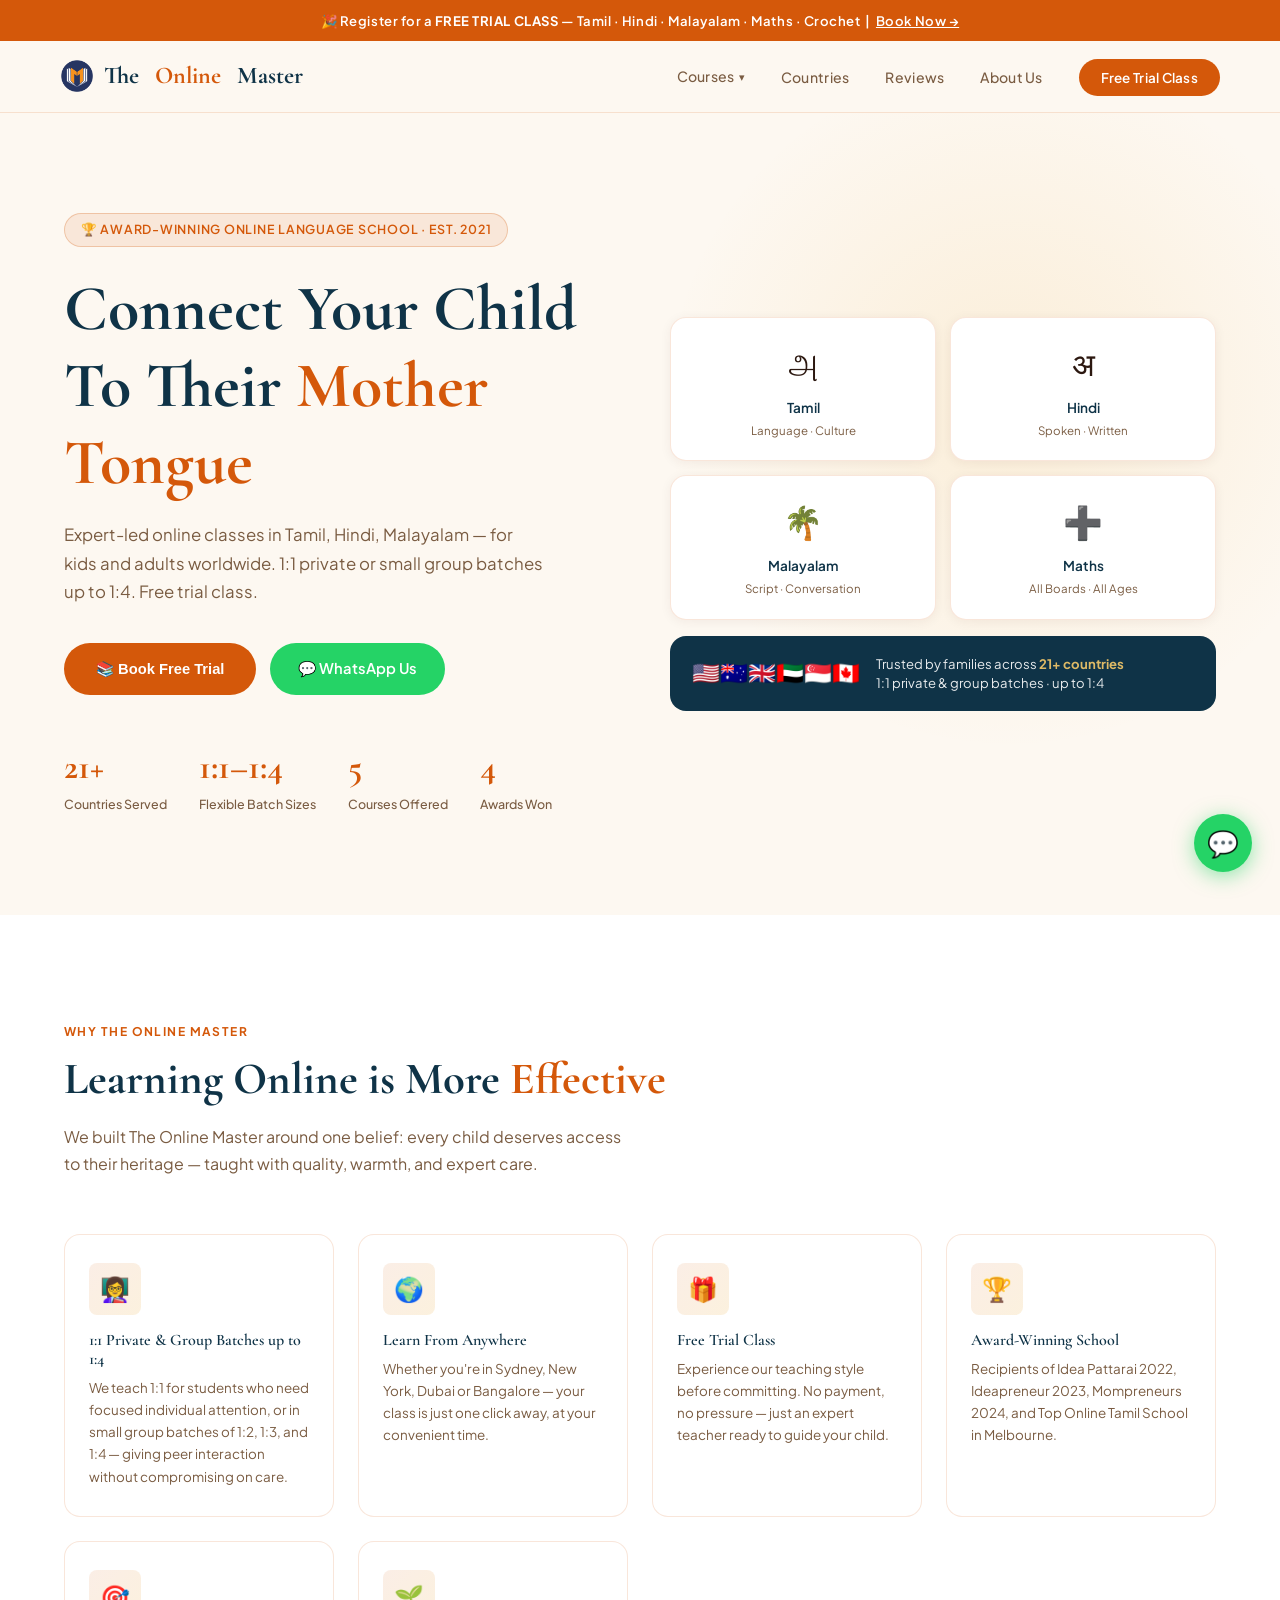
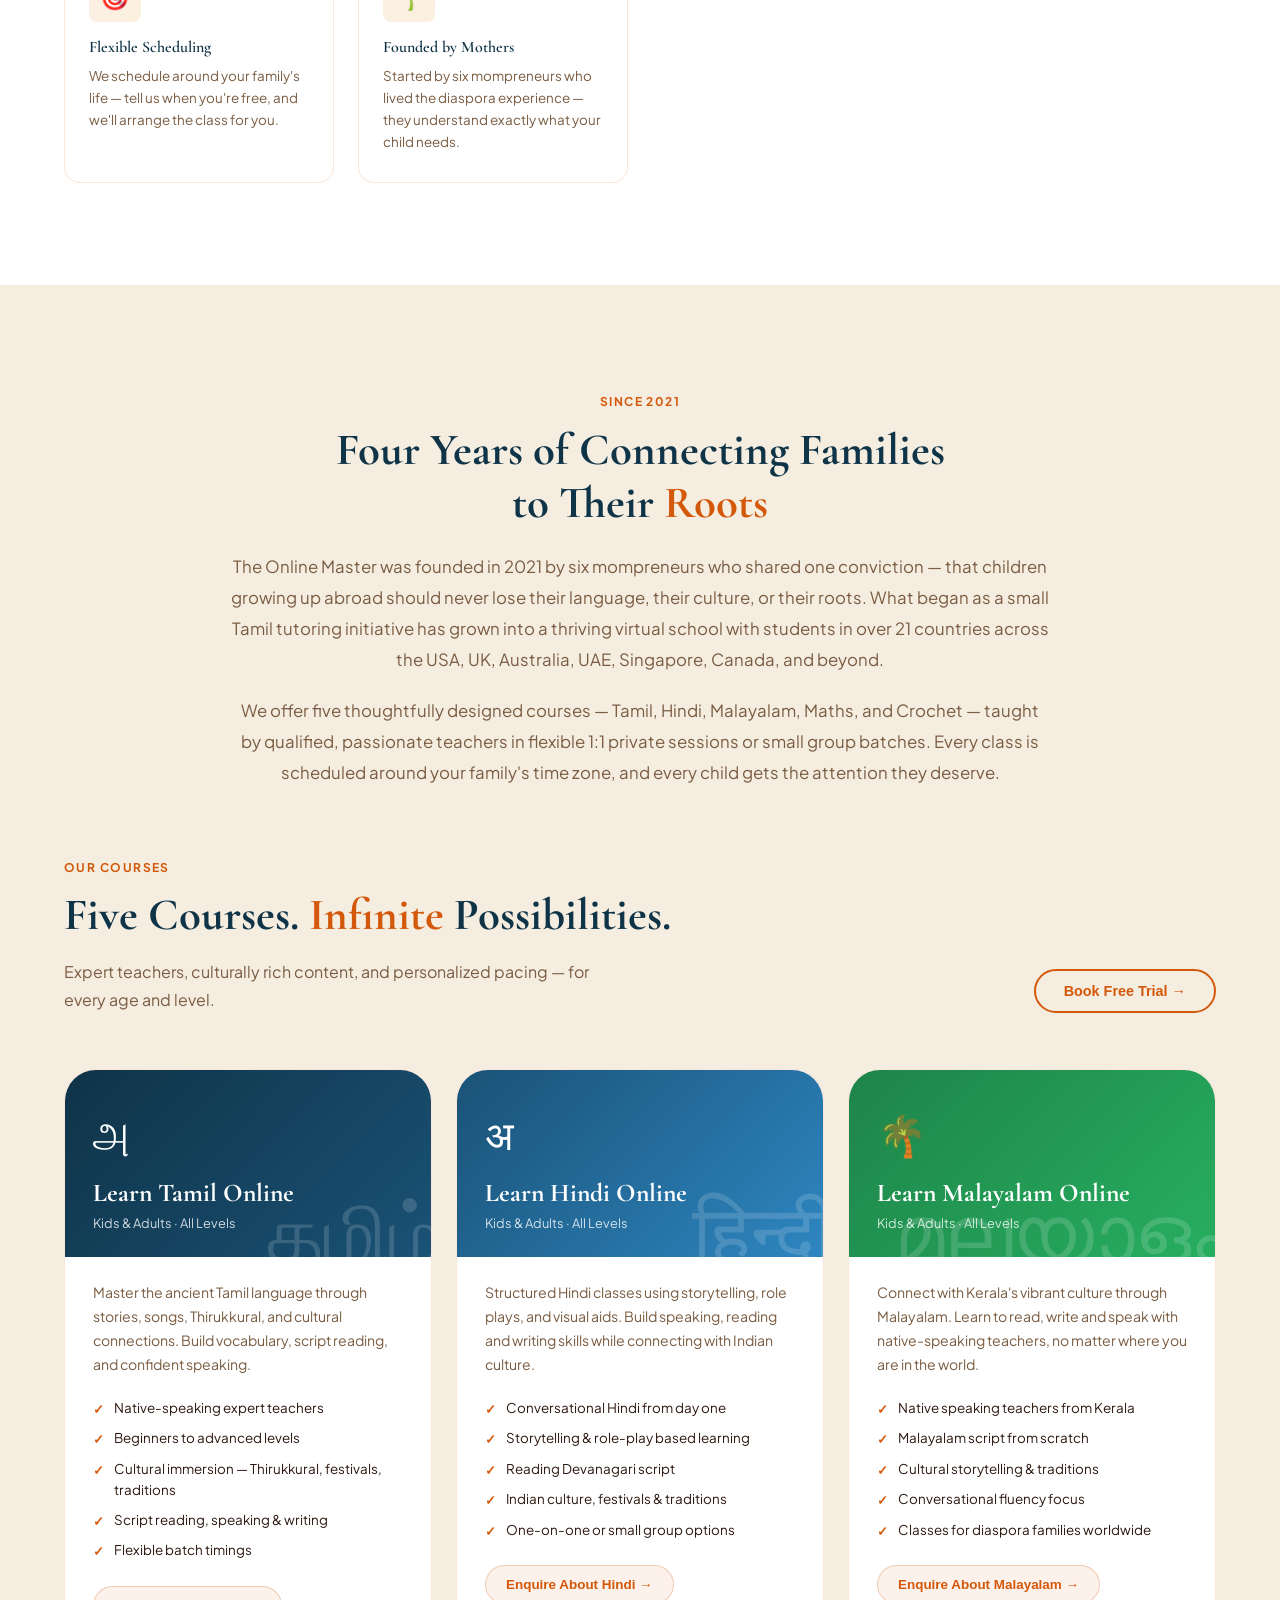
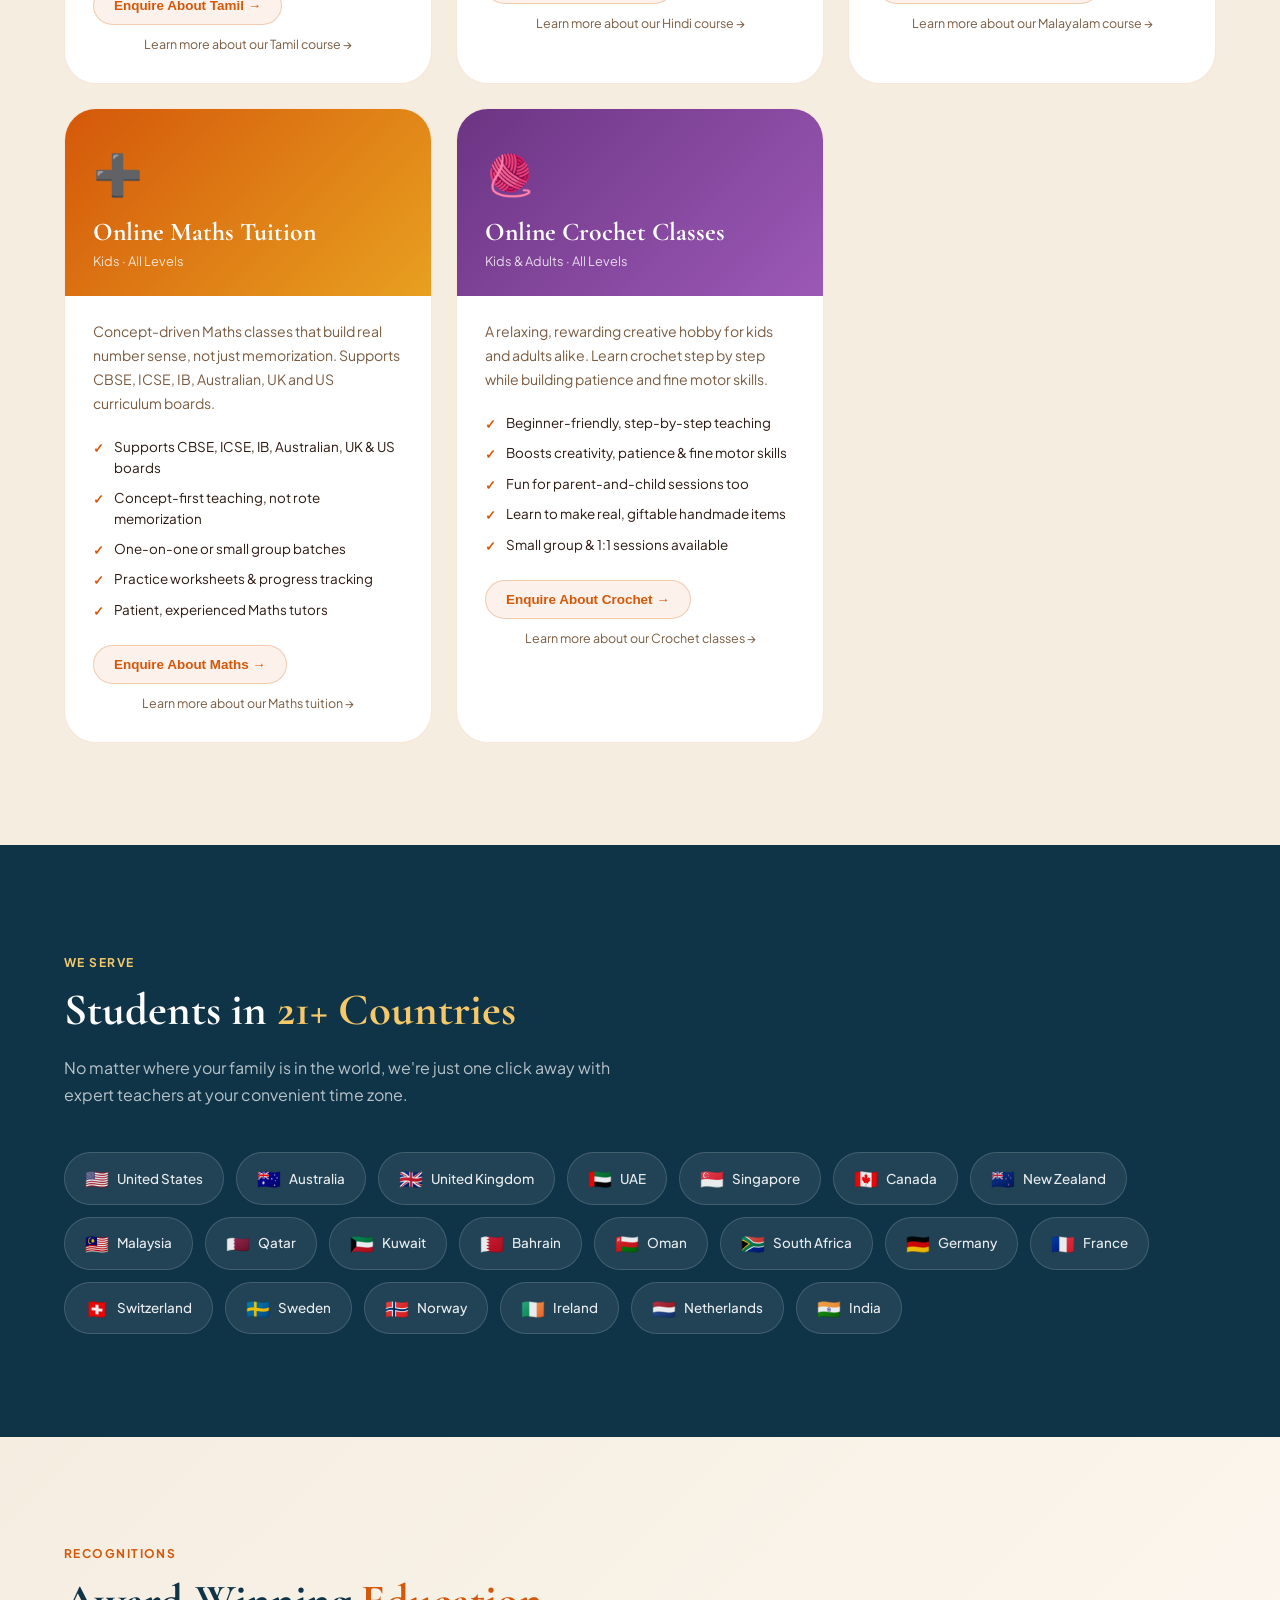
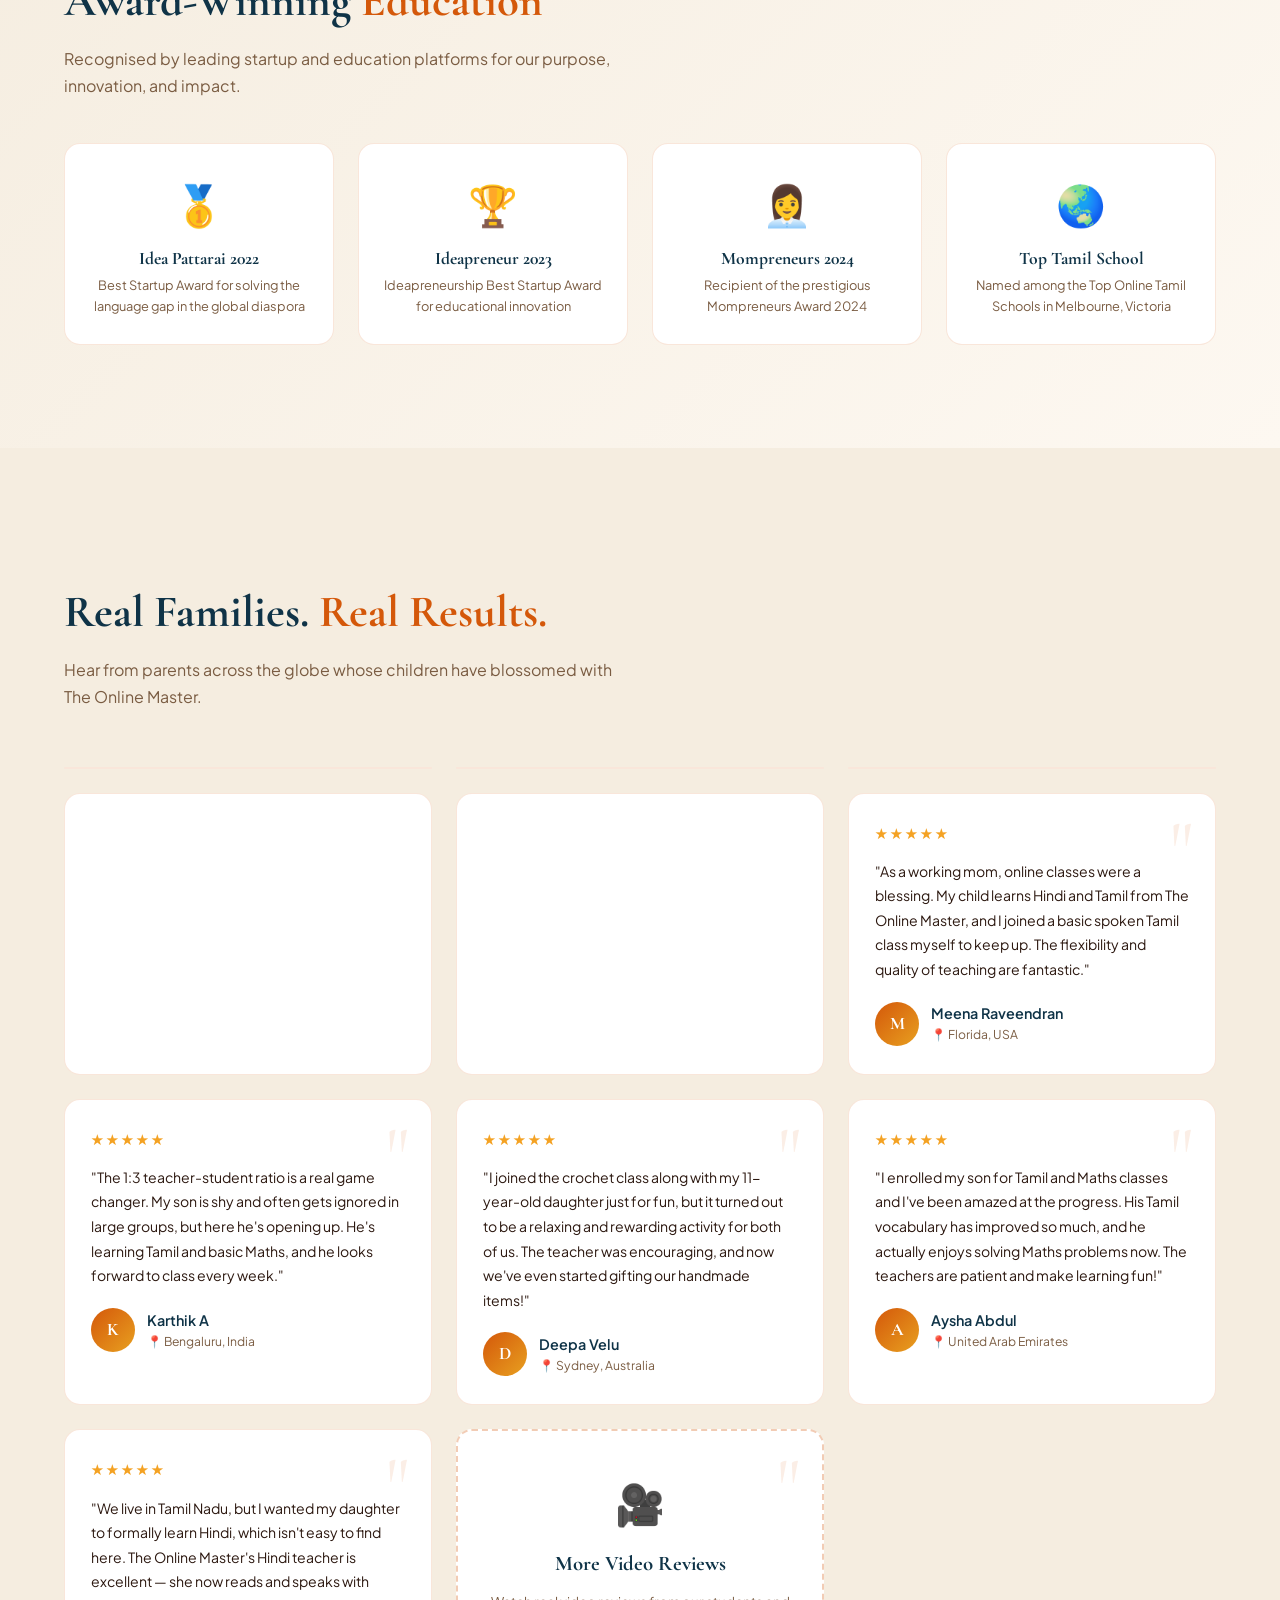
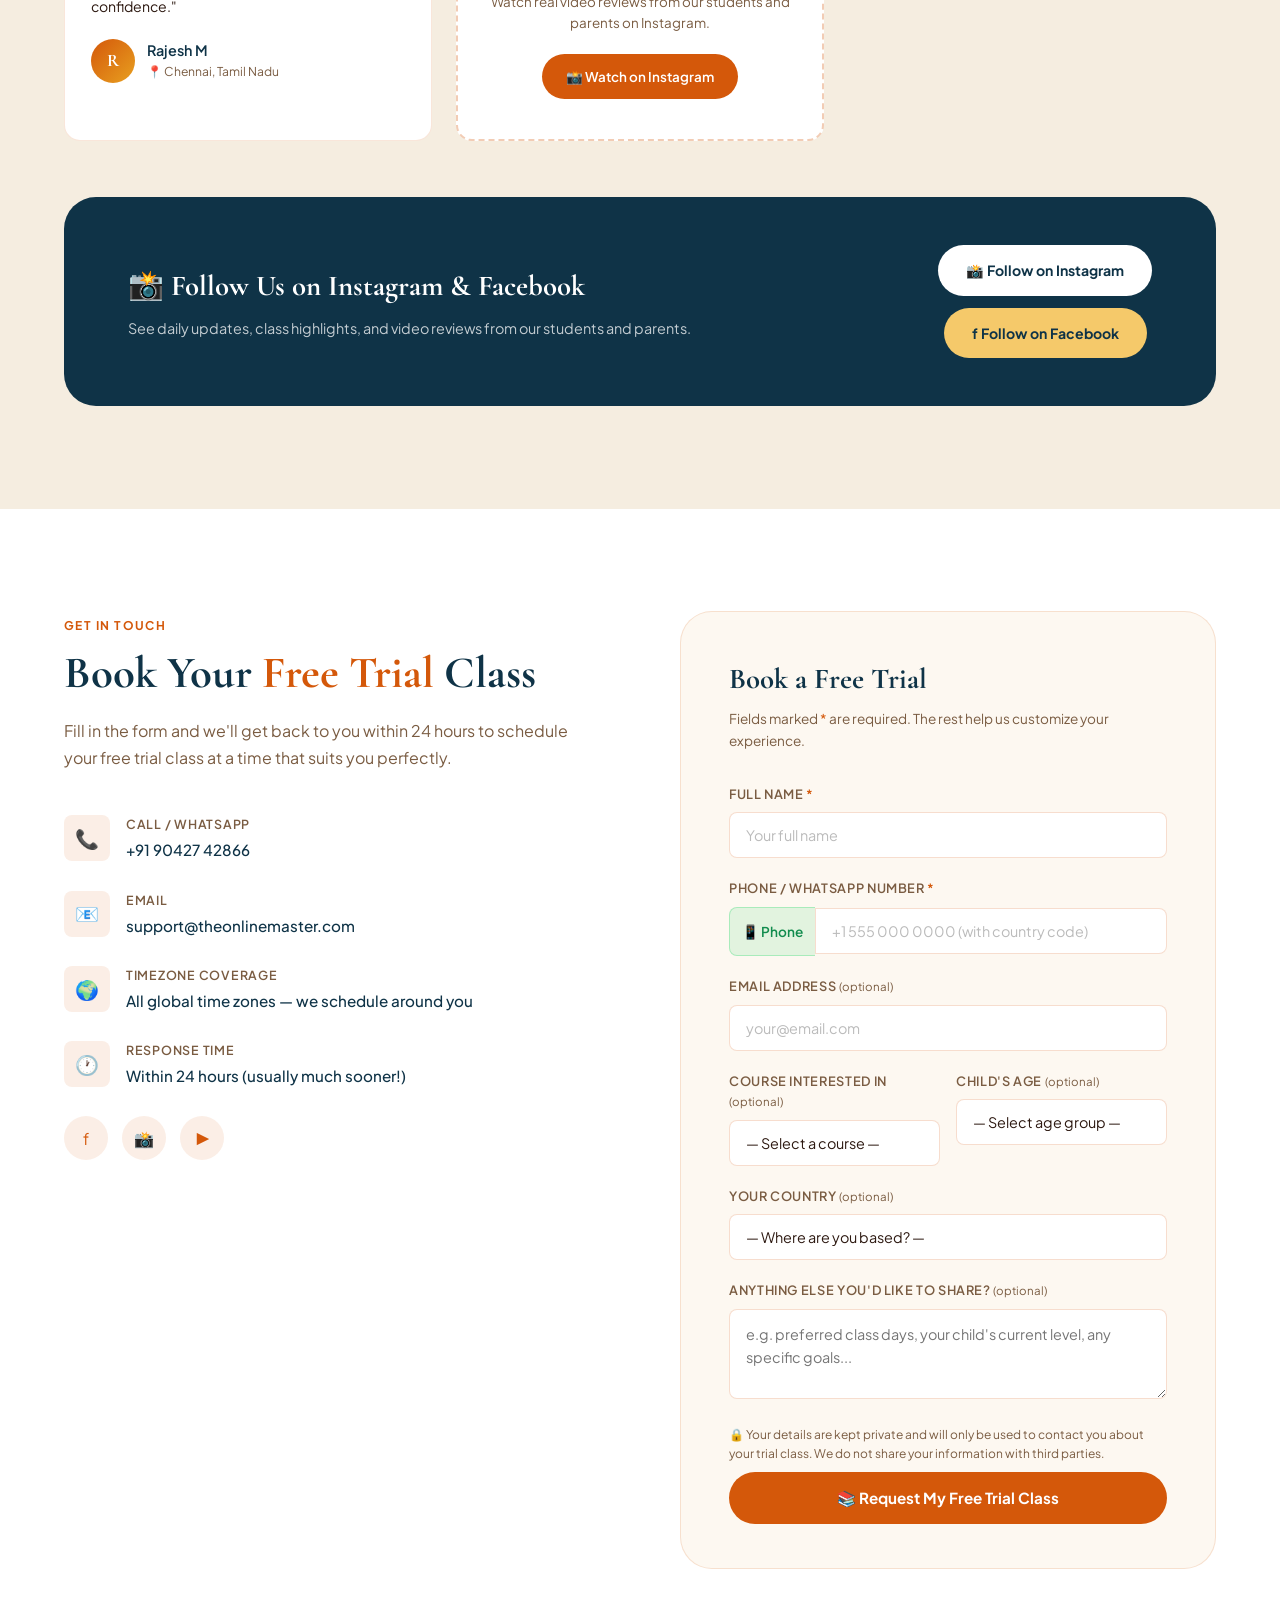
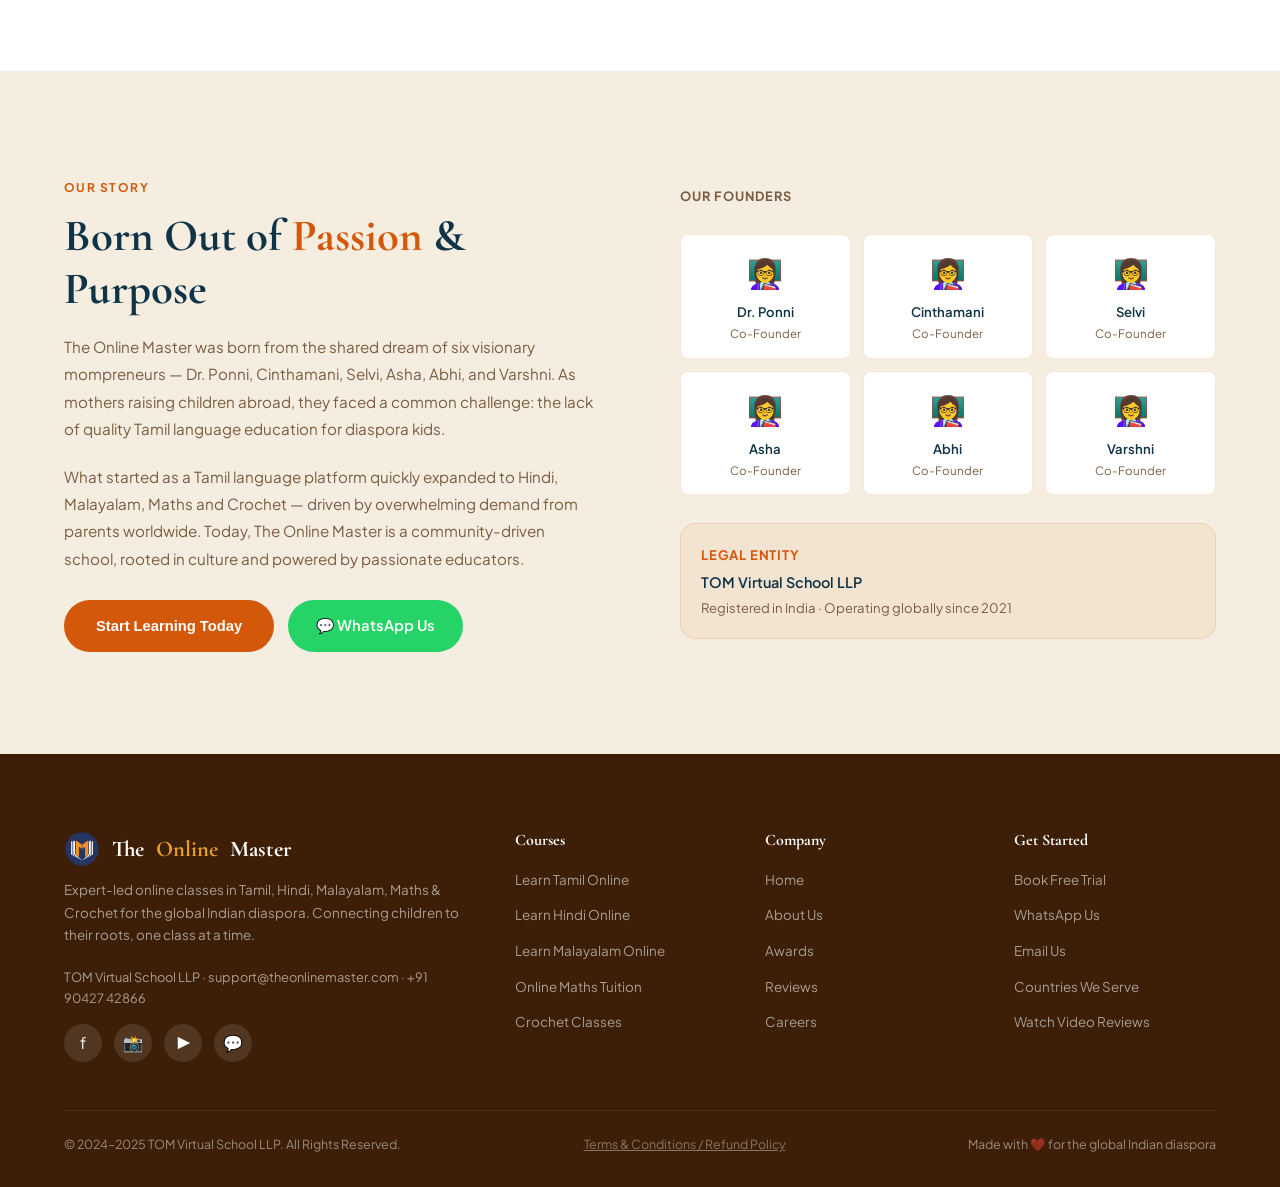
<file: index.html>
<!DOCTYPE html>
<html lang="en" prefix="og: https://ogp.me/ns#">
<head>
  <!-- ============================================================
       THE ONLINE MASTER — TOM VIRTUAL SCHOOL LLP
       SEO + GEO Optimized | Single-File Production Build
  ============================================================ -->
  <meta charset="UTF-8" />
  <meta name="viewport" content="width=device-width, initial-scale=1.0, minimum-scale=1" />

  <!-- ── Primary SEO ── -->
  <title>The Online Master | Learn Tamil, Hindi, Malayalam Online</title>
  <meta name="description" content="Learn Tamil, Hindi, Malayalam &amp; Maths online with expert tutors. 1:1 or small group classes, free trial. Trusted by families in 21+ countries." />
  <meta name="keywords" content="learn tamil online, online tamil classes, learn hindi online, learn malayalam online, tamil classes for kids, online tutor india diaspora, learn mother tongue online, tamil school usa, tamil school australia, tamil school uk" />
  <meta name="robots" content="index, follow, max-image-preview:large, max-snippet:-1, max-video-preview:-1" />
  <link rel="canonical" href="https://theonlinemaster.com/" />

  <!-- ── Favicon ── -->
  <link rel="icon" type="image/png" sizes="32x32" href="/favicon-32.png" />
  <link rel="apple-touch-icon" sizes="180x180" href="/apple-touch-icon.png" />

  <!-- ── GEO Meta Tags (for regional AI and search targeting) ── -->
  <meta name="geo.region" content="IN-TN" />
  <meta name="geo.placename" content="Tamil Nadu, India" />
  <meta name="geo.position" content="11.1271;78.6569" />
  <meta name="ICBM" content="11.1271, 78.6569" />
  <meta name="audience" content="global" />
  <meta name="target" content="global" />

  <!-- ── Open Graph ── -->
  <meta property="og:type" content="website" />
  <meta property="og:url" content="https://theonlinemaster.com/" />
  <meta property="og:site_name" content="The Online Master" />
  <meta property="og:title" content="The Online Master | Tamil, Hindi, Malayalam Online" />
  <meta property="og:description" content="Expert-led online classes in Tamil, Hindi, Malayalam for kids and adults worldwide. Free trial class available." />
  <meta property="og:locale" content="en_US" />
  <meta property="og:locale:alternate" content="ta_IN" />
  <meta property="og:locale:alternate" content="ml_IN" />
  <meta property="og:locale:alternate" content="hi_IN" />
  <meta property="og:image" content="https://theonlinemaster.com/og-image.png" />
  <meta property="og:image:width" content="1200" />
  <meta property="og:image:height" content="630" />
  <meta property="og:image:alt" content="The Online Master — Learn Tamil, Hindi, Malayalam Online" />

  <!-- ── Twitter Card ── -->
  <meta name="twitter:card" content="summary_large_image" />
  <meta name="twitter:title" content="The Online Master | Learn Tamil, Hindi, Malayalam Online" />
  <meta name="twitter:description" content="Expert-led online classes for the global Indian diaspora. Tamil, Hindi, Malayalam. Free trial class!" />
  <meta name="twitter:image" content="https://theonlinemaster.com/og-image.png" />

  <!-- ── Hreflang for international targeting ── -->
  <link rel="alternate" hreflang="en" href="https://theonlinemaster.com/" />
  <link rel="alternate" hreflang="ta" href="https://theonlinemaster.com/" />
  <link rel="alternate" hreflang="x-default" href="https://theonlinemaster.com/" />

  <!-- ── JSON-LD Structured Data (Schema.org) for SEO + AI ── -->
  <script type="application/ld+json">
  {
    "@context": "https://schema.org",
    "@graph": [
      {
        "@type": "EducationalOrganization",
        "@id": "https://theonlinemaster.com/#organization",
        "name": "The Online Master",
        "alternateName": "TOM Virtual School LLP",
        "url": "https://theonlinemaster.com/",
        "logo": "https://theonlinemaster.com/logo-icon.png",
        "image": "https://theonlinemaster.com/og-image.png",
        "description": "Online school offering Tamil, Hindi, Malayalam classes for kids and adults worldwide. Founded by six mompreneurs. 1:1 private and group batches up to 1:4.",
        "email": "support@theonlinemaster.com",
        "telephone": "+919042742866",
        "sameAs": [
          "https://www.facebook.com/theonlinemaster.official/",
          "https://www.instagram.com/theonlinemaster/",
          "https://www.youtube.com/@TheOnlineMaster-Tamil"
        ],
        "address": {
          "@type": "PostalAddress",
          "addressCountry": "IN",
          "addressRegion": "Tamil Nadu"
        },
        "areaServed": ["US","GB","AU","AE","SG","CA","NZ","MY","QA","KW","BH","OM","ZA","DE","FR","CH","SE","NO","IE","NL","IN"],
        "award": ["Idea Pattarai Best Startup 2022","Ideapreneur Best Startup 2023","Mompreneurs Award 2024","Top Online Tamil School Melbourne"],
        "aggregateRating": {
          "@type": "AggregateRating",
          "ratingValue": "5",
          "reviewCount": "5"
        },
        "review": [
          {
            "@type": "Review",
            "reviewRating": {"@type": "Rating", "ratingValue": "5"},
            "author": {"@type": "Person", "name": "Meena Raveendran"},
            "reviewBody": "As a working mom, online classes were a blessing. My child learns Hindi and Tamil from The Online Master, and I joined a basic spoken Tamil class myself to keep up. The flexibility and quality of teaching are fantastic."
          },
          {
            "@type": "Review",
            "reviewRating": {"@type": "Rating", "ratingValue": "5"},
            "author": {"@type": "Person", "name": "Karthik A"},
            "reviewBody": "The 1:3 teacher-student ratio is a real game changer. My son is shy and often gets ignored in large groups, but here he's opening up. He's learning Tamil and basic Maths, and he looks forward to class every week."
          },
          {
            "@type": "Review",
            "reviewRating": {"@type": "Rating", "ratingValue": "5"},
            "author": {"@type": "Person", "name": "Deepa Velu"},
            "reviewBody": "I joined the crochet class along with my 11-year-old daughter just for fun, but it turned out to be a relaxing and rewarding activity for both of us. The teacher was encouraging, and now we've even started gifting our handmade items!"
          },
          {
            "@type": "Review",
            "reviewRating": {"@type": "Rating", "ratingValue": "5"},
            "author": {"@type": "Person", "name": "Aysha Abdul"},
            "reviewBody": "I enrolled my son for Tamil and Maths classes and I've been amazed at the progress. His Tamil vocabulary has improved so much, and he actually enjoys solving Maths problems now. The teachers are patient and make learning fun!"
          },
          {
            "@type": "Review",
            "reviewRating": {"@type": "Rating", "ratingValue": "5"},
            "author": {"@type": "Person", "name": "Rajesh M"},
            "reviewBody": "We live in Tamil Nadu, but I wanted my daughter to formally learn Hindi, which isn't easy to find here. The Online Master's Hindi teacher is excellent — she now reads and speaks with confidence."
          }
        ]
      },
      {
        "@type": "WebSite",
        "@id": "https://theonlinemaster.com/#website",
        "url": "https://theonlinemaster.com/",
        "name": "The Online Master",
        "publisher": {"@id": "https://theonlinemaster.com/#organization"},
        "potentialAction": {
          "@type": "SearchAction",
          "target": "https://theonlinemaster.com/?s={search_term_string}",
          "query-input": "required name=search_term_string"
        }
      },
      {
        "@type": "Course",
        "name": "Tamil Language Online Classes",
        "description": "Learn Tamil online with expert teachers through interactive stories, songs, and cultural connections. Classes for kids and adults of all levels.",
        "provider": {"@id": "https://theonlinemaster.com/#organization"},
        "educationalLevel": "Beginner to Advanced",
        "inLanguage": "ta",
        "availableLanguage": "en",
        "hasCourseInstance": {"@type": "CourseInstance", "courseMode": "Online", "instructor": {"@type": "Person"}}
      },
      {
        "@type": "Course",
        "name": "Hindi Language Online Classes",
        "description": "Structured Hindi classes for kids and adults. Storytelling, role plays, reading & writing with experienced Hindi teachers.",
        "provider": {"@id": "https://theonlinemaster.com/#organization"},
        "educationalLevel": "Beginner to Advanced",
        "inLanguage": "hi",
        "availableLanguage": "en"
      },
      {
        "@type": "Course",
        "name": "Malayalam Language Online Classes",
        "description": "Learn Malayalam online with native-speaking teachers. Script, conversation and cultural storytelling for all ages.",
        "provider": {"@id": "https://theonlinemaster.com/#organization"},
        "educationalLevel": "Beginner to Advanced",
        "inLanguage": "ml"
      },
      {
        "@type": "Course",
        "name": "Online Maths Tuition",
        "description": "Concept-driven Maths classes for kids of all ages. Supports CBSE, ICSE, IB, Australian, UK and US boards.",
        "provider": {"@id": "https://theonlinemaster.com/#organization"},
        "educationalLevel": "Primary to Secondary",
        "availableLanguage": "en"
      },
      {
        "@type": "Course",
        "name": "Online Crochet Classes",
        "description": "Creative crochet workshops for kids and adults. Boosts creativity, patience and fine motor skills.",
        "provider": {"@id": "https://theonlinemaster.com/#organization"}
      },
      {
        "@type": "FAQPage",
        "mainEntity": [
          {"@type": "Question", "name": "Do you offer a free trial class?", "acceptedAnswer": {"@type": "Answer", "text": "Yes! We offer a completely free trial class with no commitment. Book via WhatsApp or the enquiry form on this page."}},
          {"@type": "Question", "name": "What is the teacher-student ratio?", "acceptedAnswer": {"@type": "Answer", "text": "We offer flexible batch sizes — 1:1 private sessions for maximum personalized attention, or small group batches up to 1:4 (1 teacher, up to 4 students) for peer interaction and affordability."}},
          {"@type": "Question", "name": "Which countries do you serve?", "acceptedAnswer": {"@type": "Answer", "text": "We serve students in USA, UK, Australia, UAE, Singapore, Canada, New Zealand, Malaysia, Qatar, Kuwait, Bahrain, Oman, South Africa, Germany, France, Switzerland, Sweden, Norway, Ireland, Netherlands, and India — 21+ countries globally."}},
          {"@type": "Question", "name": "Which age groups can join?", "acceptedAnswer": {"@type": "Answer", "text": "We welcome learners of all ages — from young children (3+) to adults. Our classes are customized based on age and learning level."}},
          {"@type": "Question", "name": "What boards do you support for Maths?", "acceptedAnswer": {"@type": "Answer", "text": "We support CBSE, ICSE, IB, Australian, UK and US curriculum boards for Maths tuition."}}
        ]
      }
    ]
  }
  </script>

  <!-- ── Fonts ── -->
  <link rel="preconnect" href="https://fonts.googleapis.com" />
  <link rel="preconnect" href="https://fonts.gstatic.com" crossorigin />
  <link href="https://fonts.googleapis.com/css2?family=Cormorant+Garamond:ital,wght@0,400;0,600;0,700;1,400&family=Plus+Jakarta+Sans:wght@300;400;500;600;700&display=swap" rel="stylesheet" />

  <link rel="stylesheet" href="/styles.css" />
</head>
<body>

<!-- ══ ANNOUNCEMENT BAR ══ -->
<div class="ann-bar">
  🎉 Register for a <strong>FREE TRIAL CLASS</strong> — Tamil · Hindi · Malayalam · Maths · Crochet &nbsp;|&nbsp;
  <a href="#enquiry">Book Now →</a>
</div>

<!-- ══ NAVIGATION ══ -->
<nav>
  <div class="nav-logo">
    <img src="/logo-icon.png" alt="The Online Master logo" width="34" height="34" style="border-radius:50%;" />
    The <span>&nbsp;Online</span>&nbsp;Master
  </div>
  <ul class="nav-links">
    <li class="nav-dropdown">
      <a href="#courses">Courses</a>
      <ul class="dropdown-menu">
        <li><a href="#course-tamil"><span class="d-icon">அ</span> Learn Tamil</a></li>
        <li><a href="#course-hindi"><span class="d-icon">अ</span> Learn Hindi</a></li>
        <li><a href="#course-malayalam"><span class="d-icon">🌴</span> Learn Malayalam</a></li>
        <li><a href="#course-maths"><span class="d-icon">➕</span> Learn Maths</a></li>
        <li><a href="#course-crochet"><span class="d-icon">🧶</span> Crochet</a></li>
      </ul>
    </li>
    <li><a href="#countries">Countries</a></li>
    <li><a href="#reviews">Reviews</a></li>
    <li><a href="#about">About Us</a></li>
    <li><a href="#enquiry" class="nav-cta">Free Trial Class</a></li>
  </ul>
  <div class="hamburger" onclick="openMenu()">
    <span></span><span></span><span></span>
  </div>
</nav>

<!-- Mobile Menu -->
<div class="mobile-menu" id="mobileMenu">
  <span class="mobile-close" onclick="closeMenu()">✕</span>
  <a href="#course-tamil" onclick="closeMenu()">அ Tamil</a>
  <a href="#course-hindi" onclick="closeMenu()">अ Hindi</a>
  <a href="#course-malayalam" onclick="closeMenu()">🌴 Malayalam</a>
  <a href="#course-maths" onclick="closeMenu()">➕ Maths</a>
  <a href="#course-crochet" onclick="closeMenu()">🧶 Crochet</a>
  <a href="#countries" onclick="closeMenu()">Countries</a>
  <a href="#reviews" onclick="closeMenu()">Reviews</a>
  <a href="#about" onclick="closeMenu()">About Us</a>
  <a href="#enquiry" onclick="closeMenu()" style="color:var(--saffron)">Free Trial →</a>
</div>

<!-- ══ HERO ══ -->
<section class="hero" id="home">
  <div class="hero-content">
    <div class="hero-badge">🏆 Award-Winning Online Language School · Est. 2021</div>
    <h1 class="hero-title">
      Connect Your Child<br/>To Their <em>Mother Tongue</em>
    </h1>
    <p class="hero-sub">
      Expert-led online classes in Tamil, Hindi, Malayalam — for kids and adults worldwide. 1:1 private or small group batches up to 1:4. Free trial class.
    </p>
    <div class="hero-actions">
      <button class="btn-primary" onclick="document.getElementById('enquiry').scrollIntoView({behavior:'smooth'})">
        📚 Book Free Trial
      </button>
      <a href="https://wa.me/919042742866?text=Hi%2C%20I%20want%20to%20book%20a%20free%20trial%20class" target="_blank" class="btn-whatsapp">
        💬 WhatsApp Us
      </a>
    </div>
    <div class="hero-stats">
      <div class="stat"><div class="stat-number">21+</div><div class="stat-label">Countries Served</div></div>
      <div class="stat"><div class="stat-number">1:1–1:4</div><div class="stat-label">Flexible Batch Sizes</div></div>
      <div class="stat"><div class="stat-number">5</div><div class="stat-label">Courses Offered</div></div>
      <div class="stat"><div class="stat-number">4</div><div class="stat-label">Awards Won</div></div>
    </div>
  </div>

  <div class="hero-visual">
    <div class="hero-card-grid">
      <div class="course-pill" onclick="scrollToCourse('course-tamil')" style="cursor:pointer;" title="Learn Tamil Online">
        <div class="emoji">அ</div>
        <div class="name">Tamil</div>
        <div class="tag">Language · Culture</div>
      </div>
      <div class="course-pill" onclick="scrollToCourse('course-hindi')" style="cursor:pointer;" title="Learn Hindi Online">
        <div class="emoji">अ</div>
        <div class="name">Hindi</div>
        <div class="tag">Spoken · Written</div>
      </div>
      <div class="course-pill" onclick="scrollToCourse('course-malayalam')" style="cursor:pointer;" title="Learn Malayalam Online">
        <div class="emoji">🌴</div>
        <div class="name">Malayalam</div>
        <div class="tag">Script · Conversation</div>
      </div>
      <div class="course-pill" onclick="scrollToCourse('course-maths')" style="cursor:pointer;" title="Online Maths Tuition">
        <div class="emoji">➕</div>
        <div class="name">Maths</div>
        <div class="tag">All Boards · All Ages</div>
      </div>
    </div>
    <div class="hero-trust">
      <div class="flag-row">🇺🇸🇦🇺🇬🇧🇦🇪🇸🇬🇨🇦</div>
      <div class="trust-text">
        Trusted by families across <strong>21+ countries</strong><br/>
        1:1 private &amp; group batches · up to 1:4
      </div>
    </div>
  </div>
</section>

<!-- ══ WHY CHOOSE US ══ -->
<section id="why" style="background:var(--white);">
  <div class="section-label reveal">Why The Online Master</div>
  <h2 class="section-title reveal">Learning Online is More <em style="color:var(--saffron);font-style:normal">Effective</em></h2>
  <p class="section-sub reveal">We built The Online Master around one belief: every child deserves access to their heritage — taught with quality, warmth, and expert care.</p>
  <div class="why-grid">
    <div class="why-card reveal">
      <div class="why-icon">👩‍🏫</div>
      <h3 class="why-title">1:1 Private &amp; Group Batches up to 1:4</h3>
      <div class="why-text">We teach 1:1 for students who need focused individual attention, or in small group batches of 1:2, 1:3, and 1:4 — giving peer interaction without compromising on care.</div>
    </div>
    <div class="why-card reveal">
      <div class="why-icon">🌍</div>
      <h3 class="why-title">Learn From Anywhere</h3>
      <div class="why-text">Whether you're in Sydney, New York, Dubai or Bangalore — your class is just one click away, at your convenient time.</div>
    </div>
    <div class="why-card reveal">
      <div class="why-icon">🎁</div>
      <h3 class="why-title">Free Trial Class</h3>
      <div class="why-text">Experience our teaching style before committing. No payment, no pressure — just an expert teacher ready to guide your child.</div>
    </div>
    <div class="why-card reveal">
      <div class="why-icon">🏆</div>
      <h3 class="why-title">Award-Winning School</h3>
      <div class="why-text">Recipients of Idea Pattarai 2022, Ideapreneur 2023, Mompreneurs 2024, and Top Online Tamil School in Melbourne.</div>
    </div>
    <div class="why-card reveal">
      <div class="why-icon">🎯</div>
      <h3 class="why-title">Flexible Scheduling</h3>
      <div class="why-text">We schedule around your family's life — tell us when you're free, and we'll arrange the class for you.</div>
    </div>
    <div class="why-card reveal">
      <div class="why-icon">🌱</div>
      <h3 class="why-title">Founded by Mothers</h3>
      <div class="why-text">Started by six mompreneurs who lived the diaspora experience — they understand exactly what your child needs.</div>
    </div>
  </div>
</section>

<!-- ══ COURSES ══ -->
<section id="courses">
  <!-- Intro bridge -->
  <div style="max-width:820px; margin:0 auto 64px; text-align:center;" class="reveal">
    <div class="section-label">Since 2021</div>
    <h2 class="section-title" style="margin-bottom:20px;">
      Four Years of Connecting Families<br/>to Their <em style="color:var(--saffron);font-style:normal">Roots</em>
    </h2>
    <p style="font-size:1.05rem; color:var(--text-muted); line-height:1.85; margin-bottom:20px;">
      The Online Master was founded in 2021 by six mompreneurs who shared one conviction — that children growing up abroad should never lose their language, their culture, or their roots. What began as a small Tamil tutoring initiative has grown into a thriving virtual school with students in over 21 countries across the USA, UK, Australia, UAE, Singapore, Canada, and beyond.
    </p>
    <p style="font-size:1.05rem; color:var(--text-muted); line-height:1.85;">
      We offer five thoughtfully designed courses — Tamil, Hindi, Malayalam, Maths, and Crochet — taught by qualified, passionate teachers in flexible 1:1 private sessions or small group batches. Every class is scheduled around your family's time zone, and every child gets the attention they deserve.
    </p>
  </div>

  <div class="courses-header">
    <div>
      <div class="section-label reveal">Our Courses</div>
      <h2 class="section-title reveal">Five Courses. <em style="color:var(--saffron);font-style:normal">Infinite</em> Possibilities.</h2>
      <p class="section-sub reveal">Expert teachers, culturally rich content, and personalized pacing — for every age and level.</p>
    </div>
    <button class="btn-outline reveal" onclick="document.getElementById('enquiry').scrollIntoView({behavior:'smooth'})">
      Book Free Trial →
    </button>
  </div>

  <div class="courses-grid">

    <!-- Tamil -->
    <div class="course-card reveal" id="course-tamil">
      <div class="course-header">
        <div class="course-icon">அ</div>
        <h3 class="course-title">Learn Tamil Online</h3>
        <div class="course-sub">Kids & Adults · All Levels</div>
        <span class="script-flourish" aria-hidden="true">தமிழ்</span>
      </div>
      <div class="course-body">
        <p class="course-desc">Master the ancient Tamil language through stories, songs, Thirukkural, and cultural connections. Build vocabulary, script reading, and confident speaking.</p>
        <ul class="course-features">
          <li>Native-speaking expert teachers</li>
          <li>Beginners to advanced levels</li>
          <li>Cultural immersion — Thirukkural, festivals, traditions</li>
          <li>Script reading, speaking & writing</li>
          <li>Flexible batch timings</li>
        </ul>
        <button class="course-cta" onclick="selectCourse('Tamil Language')">Enquire About Tamil →</button>
        <a href="/learn-tamil-online.html" style="display:block;text-align:center;font-size:0.78rem;color:var(--text-muted);margin-top:10px;">Learn more about our Tamil course →</a>
      </div>
    </div>

    <!-- Hindi -->
    <div class="course-card reveal" id="course-hindi">
      <div class="course-header" style="background:linear-gradient(135deg,#1A5276,#2E86C1)">
        <div class="course-icon">अ</div>
        <h3 class="course-title">Learn Hindi Online</h3>
        <div class="course-sub">Kids & Adults · All Levels</div>
        <span class="script-flourish" aria-hidden="true">हिन्दी</span>
      </div>
      <div class="course-body">
        <p class="course-desc">Structured Hindi classes using storytelling, role plays, and visual aids. Build speaking, reading and writing skills while connecting with Indian culture.</p>
        <ul class="course-features">
          <li>Conversational Hindi from day one</li>
          <li>Storytelling & role-play based learning</li>
          <li>Reading Devanagari script</li>
          <li>Indian culture, festivals & traditions</li>
          <li>One-on-one or small group options</li>
        </ul>
        <button class="course-cta" onclick="selectCourse('Hindi Language')">Enquire About Hindi →</button>
        <a href="/learn-hindi-online.html" style="display:block;text-align:center;font-size:0.78rem;color:var(--text-muted);margin-top:10px;">Learn more about our Hindi course →</a>
      </div>
    </div>

    <!-- Malayalam -->
    <div class="course-card reveal" id="course-malayalam">
      <div class="course-header" style="background:linear-gradient(135deg,#1E8449,#27AE60)">
        <div class="course-icon">🌴</div>
        <h3 class="course-title">Learn Malayalam Online</h3>
        <div class="course-sub">Kids & Adults · All Levels</div>
        <span class="script-flourish" aria-hidden="true">മലയാളം</span>
      </div>
      <div class="course-body">
        <p class="course-desc">Connect with Kerala's vibrant culture through Malayalam. Learn to read, write and speak with native-speaking teachers, no matter where you are in the world.</p>
        <ul class="course-features">
          <li>Native speaking teachers from Kerala</li>
          <li>Malayalam script from scratch</li>
          <li>Cultural storytelling & traditions</li>
          <li>Conversational fluency focus</li>
          <li>Classes for diaspora families worldwide</li>
        </ul>
        <button class="course-cta" onclick="selectCourse('Malayalam Language')">Enquire About Malayalam →</button>
        <a href="/learn-malayalam-online.html" style="display:block;text-align:center;font-size:0.78rem;color:var(--text-muted);margin-top:10px;">Learn more about our Malayalam course →</a>
      </div>
    </div>

    <!-- Maths -->
    <div class="course-card reveal" id="course-maths">
      <div class="course-header" style="background:linear-gradient(135deg,#D4580A,#E8A020)">
        <div class="course-icon">➕</div>
        <h3 class="course-title">Online Maths Tuition</h3>
        <div class="course-sub">Kids · All Levels</div>
      </div>
      <div class="course-body">
        <p class="course-desc">Concept-driven Maths classes that build real number sense, not just memorization. Supports CBSE, ICSE, IB, Australian, UK and US curriculum boards.</p>
        <ul class="course-features">
          <li>Supports CBSE, ICSE, IB, Australian, UK &amp; US boards</li>
          <li>Concept-first teaching, not rote memorization</li>
          <li>One-on-one or small group batches</li>
          <li>Practice worksheets &amp; progress tracking</li>
          <li>Patient, experienced Maths tutors</li>
        </ul>
        <button class="course-cta" onclick="selectCourse('Maths')">Enquire About Maths →</button>
        <a href="/online-maths-tuition.html" style="display:block;text-align:center;font-size:0.78rem;color:var(--text-muted);margin-top:10px;">Learn more about our Maths tuition →</a>
      </div>
    </div>

    <!-- Crochet -->
    <div class="course-card reveal" id="course-crochet">
      <div class="course-header" style="background:linear-gradient(135deg,#6C3483,#9B59B6)">
        <div class="course-icon">🧶</div>
        <h3 class="course-title">Online Crochet Classes</h3>
        <div class="course-sub">Kids &amp; Adults · All Levels</div>
      </div>
      <div class="course-body">
        <p class="course-desc">A relaxing, rewarding creative hobby for kids and adults alike. Learn crochet step by step while building patience and fine motor skills.</p>
        <ul class="course-features">
          <li>Beginner-friendly, step-by-step teaching</li>
          <li>Boosts creativity, patience &amp; fine motor skills</li>
          <li>Fun for parent-and-child sessions too</li>
          <li>Learn to make real, giftable handmade items</li>
          <li>Small group &amp; 1:1 sessions available</li>
        </ul>
        <button class="course-cta" onclick="selectCourse('Crochet')">Enquire About Crochet →</button>
        <a href="/online-crochet-classes.html" style="display:block;text-align:center;font-size:0.78rem;color:var(--text-muted);margin-top:10px;">Learn more about our Crochet classes →</a>
      </div>
    </div>

  </div>
</section>

<!-- ══ COUNTRIES ══ -->
<section id="countries">
  <div class="section-label light reveal">We Serve</div>
  <h2 class="section-title countries-title reveal">Students in <em style="color:var(--gold-lt);font-style:normal">21+ Countries</em></h2>
  <p class="section-sub countries-sub reveal">No matter where your family is in the world, we're just one click away with expert teachers at your convenient time zone.</p>
  <div class="countries-grid">
    <div class="country-chip reveal"><span class="flag">🇺🇸</span> United States</div>
    <div class="country-chip reveal"><span class="flag">🇦🇺</span> Australia</div>
    <div class="country-chip reveal"><span class="flag">🇬🇧</span> United Kingdom</div>
    <div class="country-chip reveal"><span class="flag">🇦🇪</span> UAE</div>
    <div class="country-chip reveal"><span class="flag">🇸🇬</span> Singapore</div>
    <div class="country-chip reveal"><span class="flag">🇨🇦</span> Canada</div>
    <div class="country-chip reveal"><span class="flag">🇳🇿</span> New Zealand</div>
    <div class="country-chip reveal"><span class="flag">🇲🇾</span> Malaysia</div>
    <div class="country-chip reveal"><span class="flag">🇶🇦</span> Qatar</div>
    <div class="country-chip reveal"><span class="flag">🇰🇼</span> Kuwait</div>
    <div class="country-chip reveal"><span class="flag">🇧🇭</span> Bahrain</div>
    <div class="country-chip reveal"><span class="flag">🇴🇲</span> Oman</div>
    <div class="country-chip reveal"><span class="flag">🇿🇦</span> South Africa</div>
    <div class="country-chip reveal"><span class="flag">🇩🇪</span> Germany</div>
    <div class="country-chip reveal"><span class="flag">🇫🇷</span> France</div>
    <div class="country-chip reveal"><span class="flag">🇨🇭</span> Switzerland</div>
    <div class="country-chip reveal"><span class="flag">🇸🇪</span> Sweden</div>
    <div class="country-chip reveal"><span class="flag">🇳🇴</span> Norway</div>
    <div class="country-chip reveal"><span class="flag">🇮🇪</span> Ireland</div>
    <div class="country-chip reveal"><span class="flag">🇳🇱</span> Netherlands</div>
    <div class="country-chip reveal"><span class="flag">🇮🇳</span> India</div>
  </div>
</section>

<!-- ══ AWARDS ══ -->
<section id="awards">
  <div class="section-label reveal">Recognitions</div>
  <h2 class="section-title reveal">Award-Winning <em style="color:var(--saffron);font-style:normal">Education</em></h2>
  <p class="section-sub reveal">Recognised by leading startup and education platforms for our purpose, innovation, and impact.</p>
  <div class="awards-grid">
    <div class="award-card reveal">
      <div class="award-emoji">🥇</div>
      <h3 class="award-name">Idea Pattarai 2022</h3>
      <div class="award-desc">Best Startup Award for solving the language gap in the global diaspora</div>
    </div>
    <div class="award-card reveal">
      <div class="award-emoji">🏆</div>
      <h3 class="award-name">Ideapreneur 2023</h3>
      <div class="award-desc">Ideapreneurship Best Startup Award for educational innovation</div>
    </div>
    <div class="award-card reveal">
      <div class="award-emoji">👩‍💼</div>
      <h3 class="award-name">Mompreneurs 2024</h3>
      <div class="award-desc">Recipient of the prestigious Mompreneurs Award 2024</div>
    </div>
    <div class="award-card reveal">
      <div class="award-emoji">🌏</div>
      <h3 class="award-name">Top Tamil School</h3>
      <div class="award-desc">Named among the Top Online Tamil Schools in Melbourne, Victoria</div>
    </div>
  </div>
</section>

<!-- ══ REVIEWS ══ -->
<section id="reviews">
  <div class="section-label reveal">What Parents Say</div>
  <h2 class="section-title reveal">Real Families. <em style="color:var(--saffron);font-style:normal">Real Results.</em></h2>
  <p class="section-sub reveal">Hear from parents across the globe whose children have blossomed with The Online Master.</p>

  <div class="reviews-grid">
    <div class="review-video-card reveal">
      <blockquote class="instagram-media" data-instgrm-permalink="https://www.instagram.com/p/DVJDwi4E7vh/" data-instgrm-version="14" style="margin:0; width:100%;"></blockquote>
    </div>
    <div class="review-video-card reveal">
      <blockquote class="instagram-media" data-instgrm-permalink="https://www.instagram.com/p/DV01rIrjAMa/" data-instgrm-version="14" style="margin:0; width:100%;"></blockquote>
    </div>
    <div class="review-video-card reveal">
      <blockquote class="instagram-media" data-instgrm-permalink="https://www.instagram.com/p/DKAQtEjzzZW/" data-instgrm-version="14" style="margin:0; width:100%;"></blockquote>
    </div>
    <div class="review-video-card reveal">
      <blockquote class="instagram-media" data-instgrm-permalink="https://www.instagram.com/p/Db5ybHZAh7n/" data-instgrm-version="14" style="margin:0; width:100%;"></blockquote>
    </div>
    <div class="review-video-card reveal">
      <blockquote class="instagram-media" data-instgrm-permalink="https://www.instagram.com/p/DE4oLIhy4Ai/" data-instgrm-version="14" style="margin:0; width:100%;"></blockquote>
    </div>

    <div class="review-card reveal">
      <div class="review-stars">★★★★★</div>
      <p class="review-text">"As a working mom, online classes were a blessing. My child learns Hindi and Tamil from The Online Master, and I joined a basic spoken Tamil class myself to keep up. The flexibility and quality of teaching are fantastic."</p>
      <div class="reviewer">
        <div class="reviewer-avatar">M</div>
        <div>
          <div class="reviewer-name">Meena Raveendran</div>
          <div class="reviewer-loc">📍 Florida, USA</div>
        </div>
      </div>
    </div>

    <div class="review-card reveal">
      <div class="review-stars">★★★★★</div>
      <p class="review-text">"The 1:3 teacher-student ratio is a real game changer. My son is shy and often gets ignored in large groups, but here he's opening up. He's learning Tamil and basic Maths, and he looks forward to class every week."</p>
      <div class="reviewer">
        <div class="reviewer-avatar">K</div>
        <div>
          <div class="reviewer-name">Karthik A</div>
          <div class="reviewer-loc">📍 Bengaluru, India</div>
        </div>
      </div>
    </div>

    <div class="review-card reveal">
      <div class="review-stars">★★★★★</div>
      <p class="review-text">"I joined the crochet class along with my 11-year-old daughter just for fun, but it turned out to be a relaxing and rewarding activity for both of us. The teacher was encouraging, and now we've even started gifting our handmade items!"</p>
      <div class="reviewer">
        <div class="reviewer-avatar">D</div>
        <div>
          <div class="reviewer-name">Deepa Velu</div>
          <div class="reviewer-loc">📍 Sydney, Australia</div>
        </div>
      </div>
    </div>

    <div class="review-card reveal">
      <div class="review-stars">★★★★★</div>
      <p class="review-text">"I enrolled my son for Tamil and Maths classes and I've been amazed at the progress. His Tamil vocabulary has improved so much, and he actually enjoys solving Maths problems now. The teachers are patient and make learning fun!"</p>
      <div class="reviewer">
        <div class="reviewer-avatar">A</div>
        <div>
          <div class="reviewer-name">Aysha Abdul</div>
          <div class="reviewer-loc">📍 United Arab Emirates</div>
        </div>
      </div>
    </div>

    <div class="review-card reveal">
      <div class="review-stars">★★★★★</div>
      <p class="review-text">"We live in Tamil Nadu, but I wanted my daughter to formally learn Hindi, which isn't easy to find here. The Online Master's Hindi teacher is excellent — she now reads and speaks with confidence."</p>
      <div class="reviewer">
        <div class="reviewer-avatar">R</div>
        <div>
          <div class="reviewer-name">Rajesh M</div>
          <div class="reviewer-loc">📍 Chennai, Tamil Nadu</div>
        </div>
      </div>
    </div>

    <!-- More Reviews on Instagram -->
    <div class="review-card reveal" style="border: 2px dashed rgba(212,88,10,0.3); display:flex; flex-direction:column; align-items:center; justify-content:center; text-align:center; padding:40px 28px;">
      <div style="font-size:2.5rem; margin-bottom:12px;">🎥</div>
      <div style="font-family:'Cormorant Garamond',serif; font-size:1.3rem; font-weight:700; color:var(--teal-dk); margin-bottom:10px;">More Video Reviews</div>
      <p style="font-size:0.84rem; color:var(--text-muted); margin-bottom:20px;">Watch real video reviews from our students and parents on Instagram.</p>
      <a href="https://www.instagram.com/stories/highlights/18080986339621599/" target="_blank" class="btn-primary" style="font-size:0.84rem; padding:12px 24px;">
        📸 Watch on Instagram
      </a>
    </div>
  </div>

  <!-- Social Follow CTA -->
  <div class="social-cta reveal">
    <div>
      <div class="social-cta-title">📸 Follow Us on Instagram &amp; Facebook</div>
      <div class="social-cta-sub">See daily updates, class highlights, and video reviews from our students and parents.</div>
    </div>
    <div style="display:flex; flex-direction:column; gap:12px; align-items:center;">
      <a href="https://www.instagram.com/theonlinemaster/" target="_blank" class="btn-social">
        📸 Follow on Instagram
      </a>
      <a href="https://www.facebook.com/theonlinemaster.official/" target="_blank" class="btn-social" style="background:var(--gold-lt);">
        f Follow on Facebook
      </a>
    </div>
  </div>
</section>

<!-- ══ ENQUIRY FORM ══ -->
<section id="enquiry">
  <div class="enquiry-wrap">
    <div class="enquiry-info">
      <div class="section-label reveal">Get In Touch</div>
      <h2 class="section-title reveal">Book Your <em style="color:var(--saffron);font-style:normal">Free Trial</em> Class</h2>
      <p class="section-sub reveal" style="margin-bottom:44px;">Fill in the form and we'll get back to you within 24 hours to schedule your free trial class at a time that suits you perfectly.</p>

      <div class="info-item reveal">
        <div class="info-icon">📞</div>
        <div>
          <div class="info-label">Call / WhatsApp</div>
          <div class="info-val"><a href="tel:+919042742866">+91 90427 42866</a></div>
        </div>
      </div>
      <div class="info-item reveal">
        <div class="info-icon">📧</div>
        <div>
          <div class="info-label">Email</div>
          <div class="info-val"><a href="mailto:support@theonlinemaster.com">support@theonlinemaster.com</a></div>
        </div>
      </div>
      <div class="info-item reveal">
        <div class="info-icon">🌍</div>
        <div>
          <div class="info-label">Timezone Coverage</div>
          <div class="info-val">All global time zones — we schedule around you</div>
        </div>
      </div>
      <div class="info-item reveal">
        <div class="info-icon">🕐</div>
        <div>
          <div class="info-label">Response Time</div>
          <div class="info-val">Within 24 hours (usually much sooner!)</div>
        </div>
      </div>

      <div style="display:flex; gap:14px; margin-top:12px;" class="reveal">
        <a href="https://www.facebook.com/theonlinemaster.official/" target="_blank" class="social-btn" style="background:rgba(212,88,10,0.1);width:44px;height:44px;color:var(--saffron);">f</a>
        <a href="https://www.instagram.com/theonlinemaster/" target="_blank" class="social-btn" style="background:rgba(212,88,10,0.1);width:44px;height:44px;color:var(--saffron);">📸</a>
        <a href="https://www.youtube.com/@TheOnlineMaster-Tamil" target="_blank" class="social-btn" style="background:rgba(212,88,10,0.1);width:44px;height:44px;color:var(--saffron);">▶</a>
      </div>
    </div>

    <div class="enquiry-form reveal" id="enquiryFormWrap">
      <div class="form-title">Book a Free Trial</div>
      <div class="form-subtitle">Fields marked <span style="color:var(--saffron)">*</span> are required. The rest help us customize your experience.</div>

      <div id="enquiryForm">
        <div class="form-group">
          <label class="form-label" for="fname">Full Name <span class="req">*</span></label>
          <input class="form-input" type="text" id="fname" placeholder="Your full name" required />
        </div>

        <div class="form-group">
          <label class="form-label" for="wanum">Phone / WhatsApp Number <span class="req">*</span></label>
          <div class="wa-prefix">
            <span>📱 Phone</span>
            <input class="form-input" type="tel" id="wanum" placeholder="+1 555 000 0000 (with country code)" required />
          </div>
        </div>

        <div class="form-group">
          <label class="form-label" for="email">Email Address <span class="opt">(optional)</span></label>
          <input class="form-input" type="email" id="email" placeholder="your@email.com" />
        </div>

        <div class="form-row">
          <div class="form-group">
            <label class="form-label" for="course">Course Interested In <span class="opt">(optional)</span></label>
            <select class="form-select" id="course">
              <option value="">— Select a course —</option>
              <option value="Tamil Language">Tamil Language</option>
              <option value="Hindi Language">Hindi Language</option>
              <option value="Malayalam Language">Malayalam Language</option>
              <option value="Maths">Maths</option>
              <option value="Crochet">Crochet</option>
              <option value="Multiple Courses">Multiple Courses</option>
            </select>
          </div>
          <div class="form-group">
            <label class="form-label" for="kidsage">Child's Age <span class="opt">(optional)</span></label>
            <select class="form-select" id="kidsage">
              <option value="">— Select age group —</option>
              <option value="3-5 years">3–5 years (Pre-school)</option>
              <option value="6-8 years">6–8 years</option>
              <option value="9-12 years">9–12 years</option>
              <option value="13-17 years">13–17 years (Teen)</option>
              <option value="18+ Adult">18+ (Adult learner)</option>
              <option value="Parent + Child">Parent & Child together</option>
            </select>
          </div>
        </div>

        <div class="form-group">
          <label class="form-label" for="country">Your Country <span class="opt">(optional)</span></label>
          <select class="form-select" id="country">
            <option value="">— Where are you based? —</option>
            <option>USA</option><option>Australia</option><option>UK</option>
            <option>UAE</option><option>Singapore</option><option>Canada</option>
            <option>New Zealand</option><option>Malaysia</option><option>Qatar</option>
            <option>Kuwait</option><option>Bahrain</option><option>Oman</option>
            <option>South Africa</option><option>Germany</option><option>France</option>
            <option>Switzerland</option><option>Sweden</option><option>Norway</option>
            <option>Ireland</option><option>Netherlands</option><option>India</option>
            <option>Other</option>
          </select>
        </div>

        <div class="form-group">
          <label class="form-label" for="message">Anything else you'd like to share? <span class="opt">(optional)</span></label>
          <textarea class="form-textarea" id="message" placeholder="e.g. preferred class days, your child's current level, any specific goals..."></textarea>
        </div>

        <p class="privacy-note">🔒 Your details are kept private and will only be used to contact you about your trial class. We do not share your information with third parties.</p>

        <button class="form-submit" onclick="submitEnquiry()">
          📚 Request My Free Trial Class
        </button>
      </div>

      <div class="success-msg" id="successMsg">
        <div style="font-size:2rem;margin-bottom:10px;">🎉</div>
        <div style="font-family:'Cormorant Garamond',serif;font-size:1.4rem;font-weight:700;color:var(--teal-dk);margin-bottom:8px;">One Last Step!</div>
        <p style="font-size:0.88rem;color:var(--text-muted);margin-bottom:24px;line-height:1.7;">
          Your details are ready — tap a button below to actually send them to us: one opens WhatsApp, the other opens your email app.<br/>
          Once sent, we'll get back to you within 24 hours to schedule your free trial class.
        </p>
        <div style="display:flex;flex-direction:column;gap:12px;">
          <a id="waLink" href="#" target="_blank" class="btn-whatsapp" style="justify-content:center;text-decoration:none;border-radius:var(--r-sm);position:relative;">
            💬 Send via WhatsApp
            <span style="background:rgba(255,255,255,0.25);border-radius:20px;padding:2px 8px;font-size:0.72rem;font-weight:700;letter-spacing:0.04em;margin-left:6px;">★ RECOMMENDED</span>
          </a>
          <p style="font-size:0.75rem;color:var(--text-muted);margin:-4px 0 4px;text-align:center;">Fastest response — we reply on WhatsApp within a few hours</p>
          <a id="emailLink" href="#" class="btn-outline" style="justify-content:center;text-decoration:none;border-radius:var(--r-sm);opacity:0.85;">
            📧 No WhatsApp? Send via Email instead
          </a>
        </div>
        <p style="font-size:0.75rem;color:var(--text-muted);margin-top:16px;line-height:1.6;">
          Or contact us directly: <strong>support@theonlinemaster.com</strong> · <strong>+91 90427 42866</strong>
        </p>
        <button onclick="resetForm()" style="margin-top:14px;background:none;border:none;color:var(--saffron);font-size:0.82rem;cursor:pointer;text-decoration:underline;font-family:'Plus Jakarta Sans',sans-serif;">
          ← Submit another enquiry
        </button>
      </div>
    </div>
  </div>
</section>

<!-- ══ ABOUT ══ -->
<section id="about">
  <div class="about-wrap">
    <div>
      <div class="section-label reveal">Our Story</div>
      <h2 class="section-title reveal">Born Out of <em style="color:var(--saffron);font-style:normal">Passion</em> & Purpose</h2>
      <p style="font-size:0.95rem;color:var(--text-muted);line-height:1.8;margin-bottom:20px;" class="reveal">
        The Online Master was born from the shared dream of six visionary mompreneurs — Dr. Ponni, Cinthamani, Selvi, Asha, Abhi, and Varshni. As mothers raising children abroad, they faced a common challenge: the lack of quality Tamil language education for diaspora kids.
      </p>
      <p style="font-size:0.95rem;color:var(--text-muted);line-height:1.8;margin-bottom:28px;" class="reveal">
        What started as a Tamil language platform quickly expanded to Hindi, Malayalam, Maths and Crochet — driven by overwhelming demand from parents worldwide. Today, The Online Master is a community-driven school, rooted in culture and powered by passionate educators.
      </p>
      <div style="display:flex; gap:14px; flex-wrap:wrap;" class="reveal">
        <button class="btn-primary" onclick="document.getElementById('enquiry').scrollIntoView({behavior:'smooth'})">Start Learning Today</button>
        <a href="https://wa.me/919042742866" target="_blank" class="btn-whatsapp">💬 WhatsApp Us</a>
      </div>
    </div>
    <div>
      <p style="font-size:0.8rem; font-weight:700; text-transform:uppercase; letter-spacing:0.08em; color:var(--text-muted); margin-bottom:16px;" class="reveal">Our Founders</p>
      <div class="about-founders reveal">
        <div class="founder-chip">
          <div style="font-size:1.8rem;margin-bottom:6px;">👩‍🏫</div>
          <div class="founder-name">Dr. Ponni</div>
          <div class="founder-role">Co-Founder</div>
        </div>
        <div class="founder-chip">
          <div style="font-size:1.8rem;margin-bottom:6px;">👩‍🏫</div>
          <div class="founder-name">Cinthamani</div>
          <div class="founder-role">Co-Founder</div>
        </div>
        <div class="founder-chip">
          <div style="font-size:1.8rem;margin-bottom:6px;">👩‍🏫</div>
          <div class="founder-name">Selvi</div>
          <div class="founder-role">Co-Founder</div>
        </div>
        <div class="founder-chip">
          <div style="font-size:1.8rem;margin-bottom:6px;">👩‍🏫</div>
          <div class="founder-name">Asha</div>
          <div class="founder-role">Co-Founder</div>
        </div>
        <div class="founder-chip">
          <div style="font-size:1.8rem;margin-bottom:6px;">👩‍🏫</div>
          <div class="founder-name">Abhi</div>
          <div class="founder-role">Co-Founder</div>
        </div>
        <div class="founder-chip">
          <div style="font-size:1.8rem;margin-bottom:6px;">👩‍🏫</div>
          <div class="founder-name">Varshni</div>
          <div class="founder-role">Co-Founder</div>
        </div>
      </div>
      <div style="margin-top:28px; padding:20px; background:rgba(212,88,10,0.06); border:1px solid var(--border); border-radius:var(--r-md);" class="reveal">
        <div style="font-size:0.82rem; font-weight:700; color:var(--saffron); text-transform:uppercase; letter-spacing:0.06em; margin-bottom:6px;">Legal Entity</div>
        <div style="font-size:0.9rem; color:var(--teal-dk); font-weight:600;">TOM Virtual School LLP</div>
        <div style="font-size:0.82rem; color:var(--text-muted); margin-top:3px;">Registered in India · Operating globally since 2021</div>
      </div>
    </div>
  </div>
</section>

<!-- ══ FOOTER ══ -->
<footer>
  <div class="footer-grid">
    <div class="footer-brand">
      <div class="footer-brand-name" style="display:flex;align-items:center;gap:12px;">
        <img src="/logo-icon.png" alt="The Online Master logo" width="36" height="36" />
        The <span>Online</span> Master
      </div>
      <p class="footer-desc">Expert-led online classes in Tamil, Hindi, Malayalam, Maths & Crochet for the global Indian diaspora. Connecting children to their roots, one class at a time.</p>
      <div style="font-size:0.8rem; margin-bottom:16px; opacity:0.7;">TOM Virtual School LLP · support@theonlinemaster.com · +91 90427 42866</div>
      <div class="footer-socials">
        <a href="https://www.facebook.com/theonlinemaster.official/" target="_blank" class="social-btn" title="Facebook">f</a>
        <a href="https://www.instagram.com/theonlinemaster/" target="_blank" class="social-btn" title="Instagram">📸</a>
        <a href="https://www.youtube.com/@TheOnlineMaster-Tamil" target="_blank" class="social-btn" title="YouTube">▶</a>
        <a href="https://wa.me/919042742866" target="_blank" class="social-btn" title="WhatsApp">💬</a>
      </div>
    </div>
    <div class="footer-col">
      <h4>Courses</h4>
      <ul class="footer-links">
        <li><a href="#courses" onclick="selectCourse('Tamil Language')">Learn Tamil Online</a></li>
        <li><a href="#courses" onclick="selectCourse('Hindi Language')">Learn Hindi Online</a></li>
        <li><a href="#courses" onclick="selectCourse('Malayalam Language')">Learn Malayalam Online</a></li>
        <li><a href="#courses" onclick="selectCourse('Maths')">Online Maths Tuition</a></li>
        <li><a href="#courses" onclick="selectCourse('Crochet')">Crochet Classes</a></li>
      </ul>
    </div>
    <div class="footer-col">
      <h4>Company</h4>
      <ul class="footer-links">
        <li><a href="#home">Home</a></li>
        <li><a href="#about">About Us</a></li>
        <li><a href="#awards">Awards</a></li>
        <li><a href="#reviews">Reviews</a></li>
        <li><a href="https://linktr.ee/The_Online_Master" target="_blank" rel="noopener">Careers</a></li>
      </ul>
    </div>
    <div class="footer-col">
      <h4>Get Started</h4>
      <ul class="footer-links">
        <li><a href="#enquiry">Book Free Trial</a></li>
        <li><a href="https://wa.me/919042742866" target="_blank">WhatsApp Us</a></li>
        <li><a href="mailto:support@theonlinemaster.com">Email Us</a></li>
        <li><a href="#countries">Countries We Serve</a></li>
        <li><a href="https://www.instagram.com/stories/highlights/18080986339621599/" target="_blank">Watch Video Reviews</a></li>
      </ul>
    </div>
  </div>
  <div class="footer-bottom">
    <span>© 2024–2025 TOM Virtual School LLP. All Rights Reserved.</span>
    <span><a href="/terms.html" target="_blank" rel="noopener" style="opacity:0.8;text-decoration:underline;">Terms &amp; Conditions / Refund Policy</a></span>
    <span>Made with ❤️ for the global Indian diaspora</span>
  </div>
</footer>

<!-- ── Floating WhatsApp Button ── -->
<a href="https://wa.me/919042742866?text=Hi%2C%20I%27m%20interested%20in%20a%20free%20trial%20class%20at%20The%20Online%20Master" target="_blank" class="fab-wa" title="Chat on WhatsApp" aria-label="WhatsApp">
  💬
</a>

<script>
  /* ── Mobile Menu ── */
  function openMenu() { document.getElementById('mobileMenu').classList.add('open'); document.body.style.overflow='hidden'; }
  function closeMenu() { document.getElementById('mobileMenu').classList.remove('open'); document.body.style.overflow=''; }

  /* ── Scroll to individual course card ── */
  function scrollToCourse(id) {
    const el = document.getElementById(id);
    if (el) {
      el.scrollIntoView({ behavior: 'smooth', block: 'center' });
      /* Brief highlight pulse */
      el.style.outline = '3px solid var(--saffron)';
      el.style.outlineOffset = '4px';
      setTimeout(() => { el.style.outline = ''; el.style.outlineOffset = ''; }, 1600);
    }
  }

  /* ── Scroll Reveal ── */
  const observer = new IntersectionObserver((entries) => {
    entries.forEach(e => { if (e.isIntersecting) { e.target.classList.add('visible'); } });
  }, { threshold: 0.1, rootMargin: '0px 0px -40px 0px' });

  document.querySelectorAll('.reveal').forEach(el => observer.observe(el));

  /* ── Pre-select course from course cards ── */
  function selectCourse(courseName) {
    const sel = document.getElementById('course');
    if (sel) sel.value = courseName;
    document.getElementById('enquiry').scrollIntoView({ behavior: 'smooth' });
  }

  /* ── Pre-select course from a ?course= link (e.g. from a course landing page) ── */
  (function preselectCourseFromQuery() {
    const course = new URLSearchParams(window.location.search).get('course');
    if (course) selectCourse(course);
  })();

  /* ── Enquiry Form Submit ── */
  function submitEnquiry() {
    const name = document.getElementById('fname').value.trim();
    const wa   = document.getElementById('wanum').value.trim();

    if (!name) { alert('Please enter your full name.'); document.getElementById('fname').focus(); return; }
    if (!wa)   { alert('Please enter your WhatsApp / phone number.'); document.getElementById('wanum').focus(); return; }

    const course   = document.getElementById('course').value;
    const age      = document.getElementById('kidsage').value;
    const email    = document.getElementById('email').value;
    const country  = document.getElementById('country').value;
    const message  = document.getElementById('message').value;

    /* ── Build WhatsApp message ── */
    const waParts = [
      `👋 *New Enquiry — The Online Master*`, ``,
      `*Name:* ${name}`,
      `*Phone/WhatsApp:* ${wa}`,
      email   ? `*Email:* ${email}`     : null,
      course  ? `*Course:* ${course}`   : null,
      age     ? `*Child's Age:* ${age}` : null,
      country ? `*Country:* ${country}` : null,
      message ? `*Message:* ${message}` : null,
      ``, `_Sent via theonlinemaster.com enquiry form_`
    ].filter(Boolean).join('\n');

    /* ── Build Email body ── */
    const emailSubject = `Free Trial Class Enquiry — ${name}`;
    const emailBody = [
      `Hi The Online Master Team,`,
      ``,
      `I'd like to book a free trial class. Here are my details:`,
      ``,
      `Name: ${name}`,
      `Phone / WhatsApp: ${wa}`,
      email   ? `Email: ${email}`       : null,
      course  ? `Course: ${course}`     : null,
      age     ? `Child's Age: ${age}`   : null,
      country ? `Country: ${country}`   : null,
      message ? `Message: ${message}`   : null,
      ``,
      `Please contact me to schedule the trial class. Thank you!`
    ].filter(Boolean).join('\n');

    const waUrl    = `https://wa.me/919042742866?text=${encodeURIComponent(waParts)}`;
    const emailUrl = `mailto:support@theonlinemaster.com?subject=${encodeURIComponent(emailSubject)}&body=${encodeURIComponent(emailBody)}`;

    /* ── Wire up the action buttons ── */
    document.getElementById('waLink').href    = waUrl;
    document.getElementById('emailLink').href = emailUrl;

    /* ── Show success panel ── */
    document.getElementById('enquiryForm').style.display  = 'none';
    document.getElementById('successMsg').style.display   = 'block';
  }

  /* ── Reset form ── */
  function resetForm() {
    document.getElementById('enquiryForm').style.display = 'block';
    document.getElementById('successMsg').style.display  = 'none';
    document.getElementById('fname').value = '';
    document.getElementById('wanum').value = '';
    document.getElementById('email').value = '';
    document.getElementById('course').value = '';
    document.getElementById('kidsage').value = '';
    document.getElementById('country').value = '';
    document.getElementById('message').value = '';
  }

  /* ── Smooth scroll for all anchor links ── */
  document.querySelectorAll('a[href^="#"]').forEach(a => {
    a.addEventListener('click', e => {
      const target = document.querySelector(a.getAttribute('href'));
      if (target) { e.preventDefault(); target.scrollIntoView({ behavior: 'smooth' }); }
    });
  });

  /* ── Stagger reveal delays ── */
  document.querySelectorAll('.courses-grid .course-card, .why-grid .why-card, .reviews-grid .review-card, .reviews-grid .review-video-card, .awards-grid .award-card').forEach((el, i) => {
    el.style.transitionDelay = `${(i % 3) * 0.1}s`;
  });
</script>

<!-- ── Instagram video review embeds ── -->
<script async src="https://www.instagram.com/embed.js"></script>
</body>
</html>
</file>
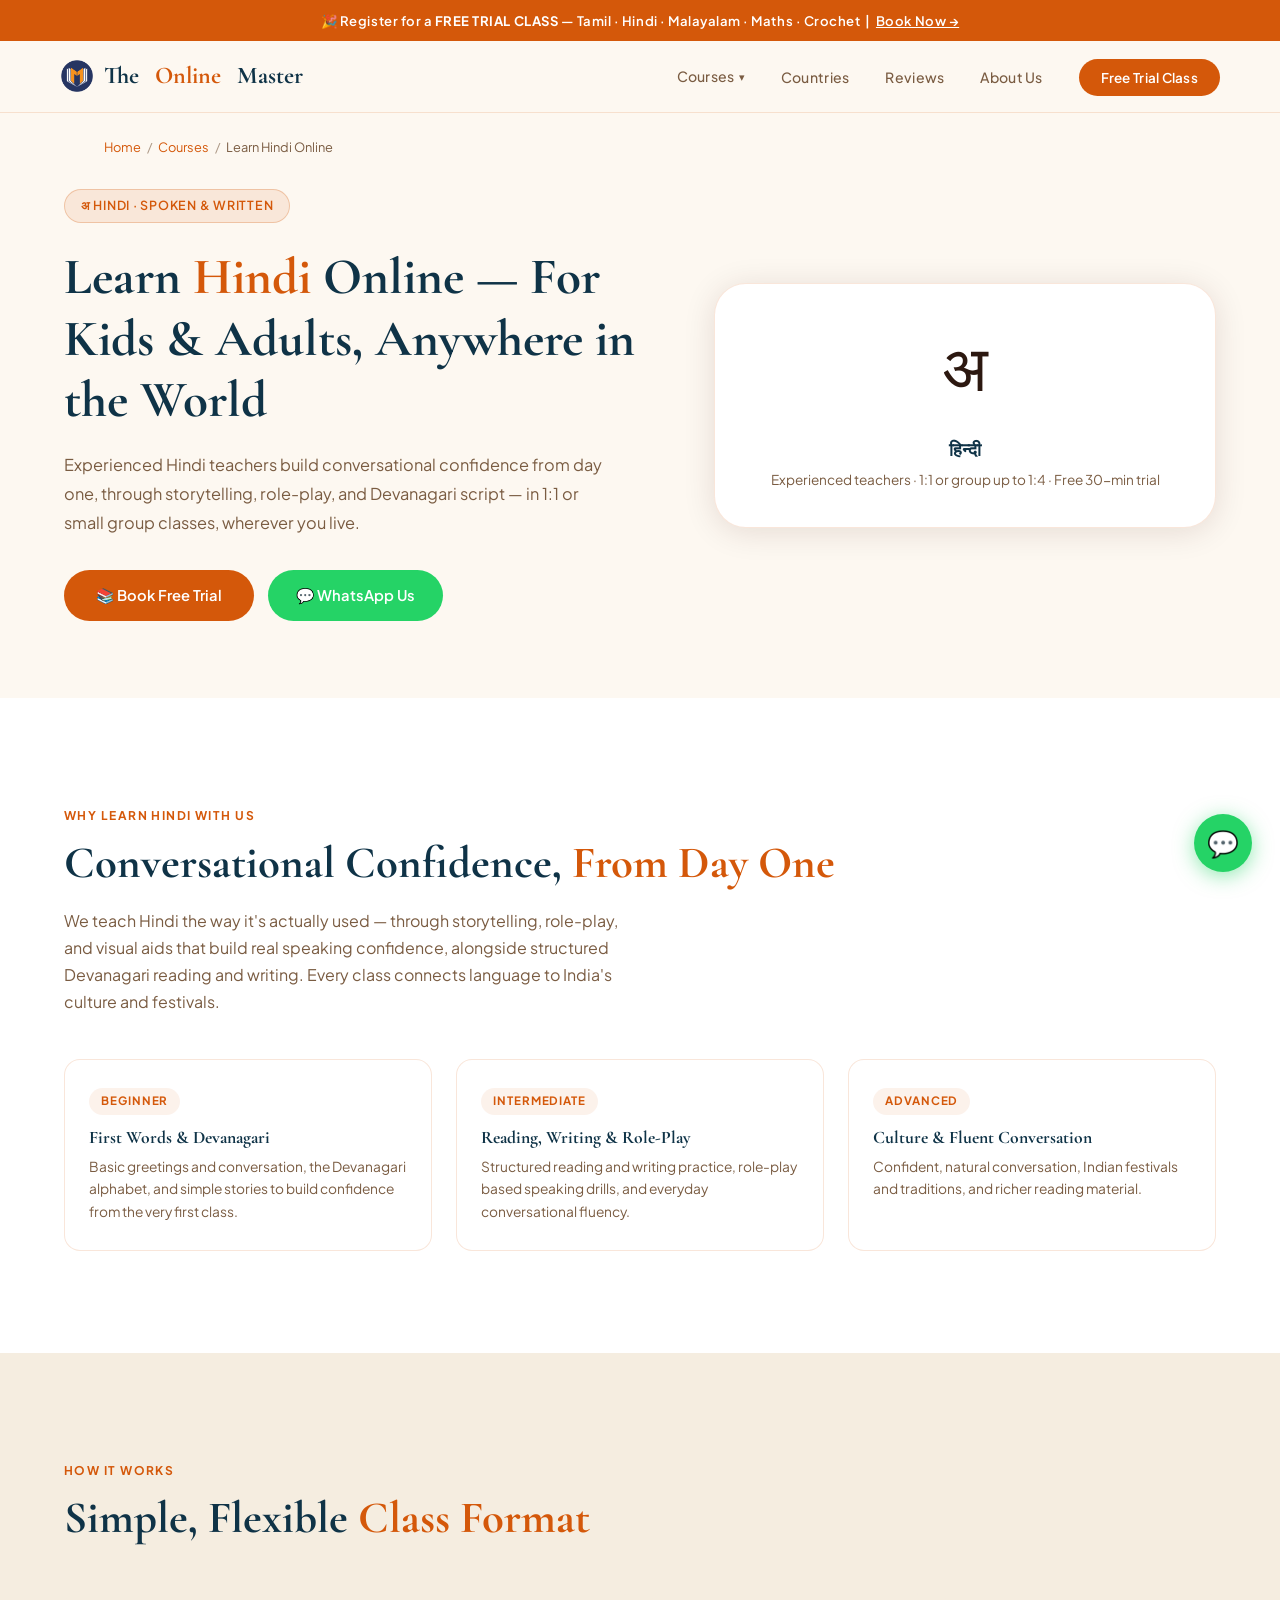
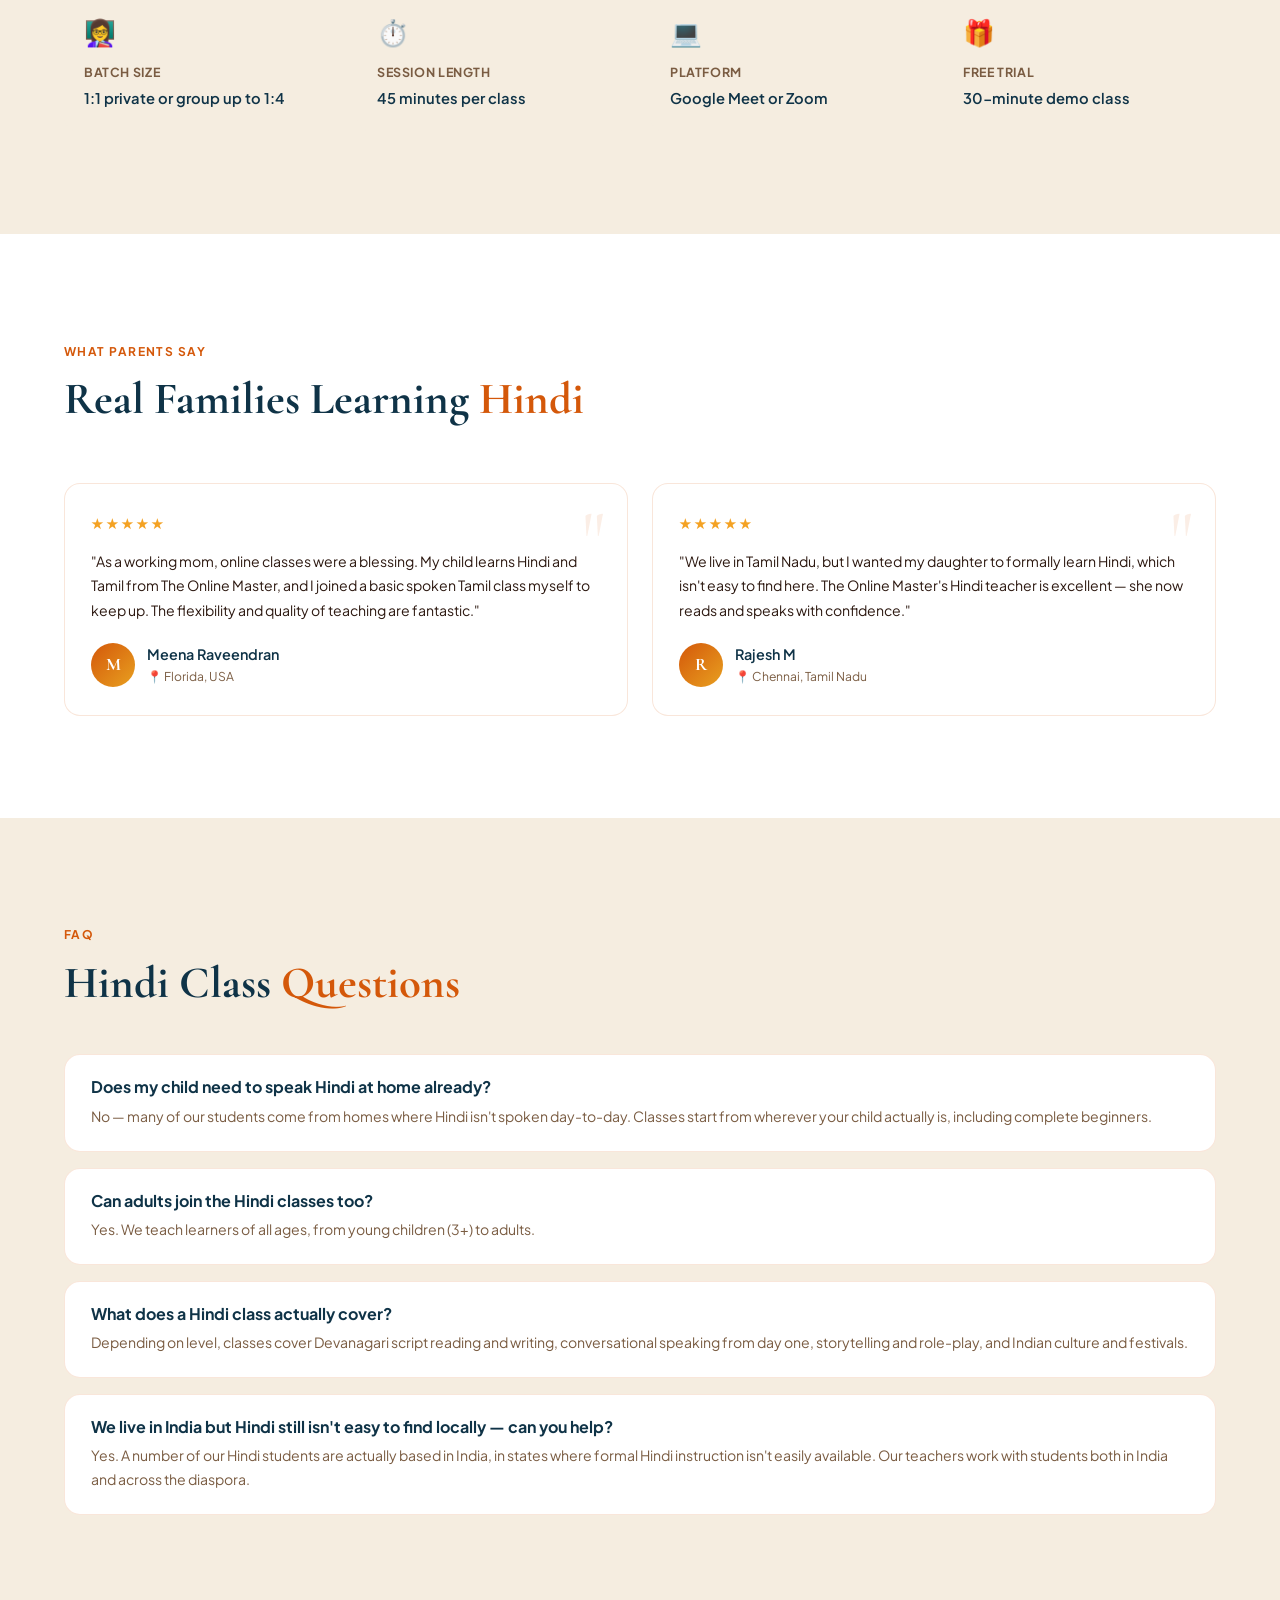
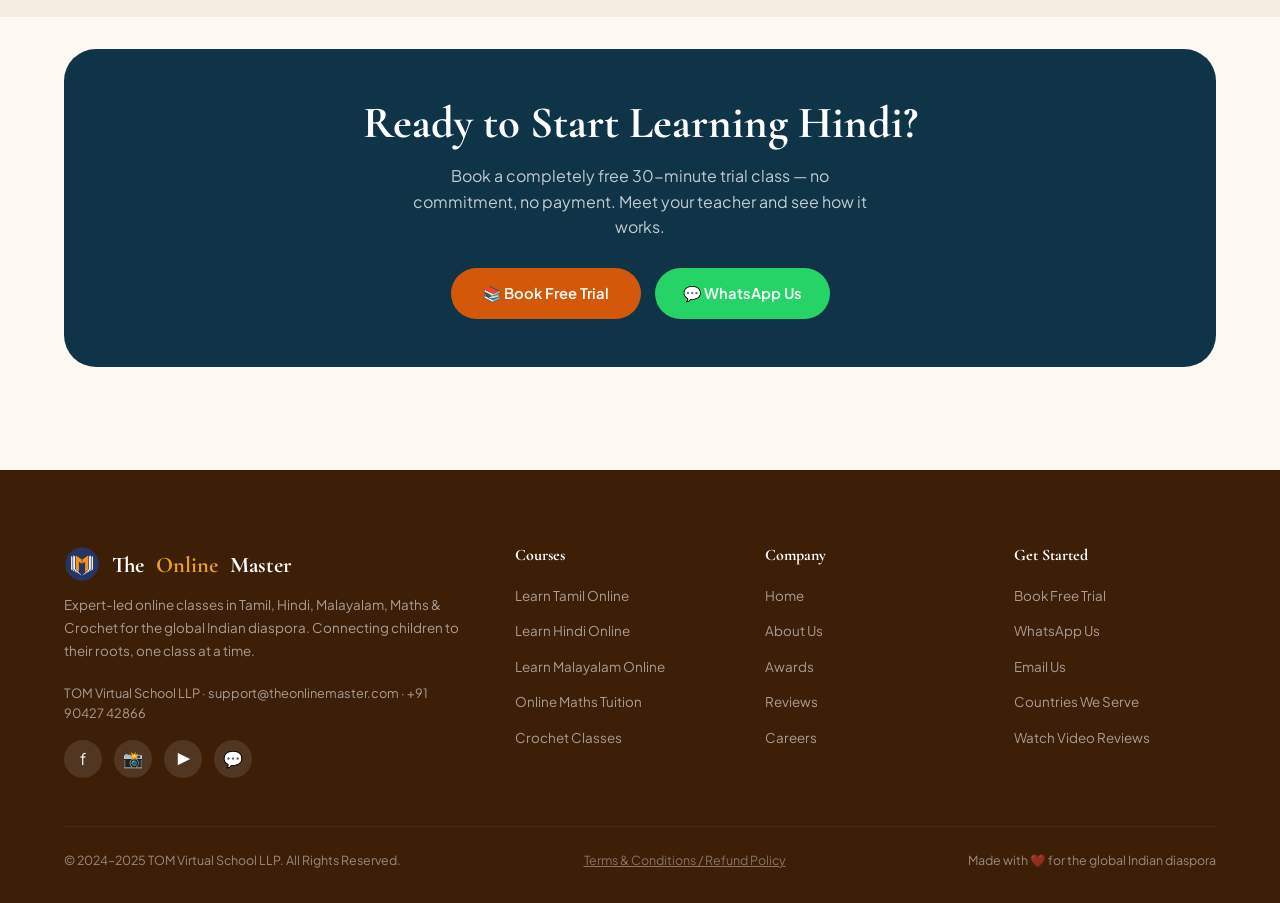
<file: learn-hindi-online.html>
<!DOCTYPE html>
<html lang="en" prefix="og: https://ogp.me/ns#">
<head>
  <meta charset="UTF-8" />
  <meta name="viewport" content="width=device-width, initial-scale=1.0, minimum-scale=1" />

  <title>Learn Hindi Online | Kids & Adults Classes — The Online Master</title>
  <meta name="description" content="Learn Hindi online with experienced teachers — Devanagari script, storytelling &amp; role-play for kids and adults. 1:1 or small group. Free trial." />
  <meta name="robots" content="index, follow, max-image-preview:large, max-snippet:-1, max-video-preview:-1" />
  <link rel="canonical" href="https://theonlinemaster.com/learn-hindi-online.html" />

  <link rel="icon" type="image/png" sizes="32x32" href="/favicon-32.png" />
  <link rel="apple-touch-icon" sizes="180x180" href="/apple-touch-icon.png" />

  <meta property="og:type" content="website" />
  <meta property="og:url" content="https://theonlinemaster.com/learn-hindi-online.html" />
  <meta property="og:site_name" content="The Online Master" />
  <meta property="og:title" content="Learn Hindi Online — The Online Master" />
  <meta property="og:description" content="Learn Hindi online with experienced teachers — Devanagari script, storytelling &amp; role-play for kids and adults. 1:1 or small group. Free trial." />
  <meta property="og:image" content="https://theonlinemaster.com/og-image.png" />
  <meta property="og:image:width" content="1200" />
  <meta property="og:image:height" content="630" />

  <meta name="twitter:card" content="summary_large_image" />
  <meta name="twitter:title" content="Learn Hindi Online — The Online Master" />
  <meta name="twitter:description" content="Learn Hindi online with experienced teachers — Devanagari script, storytelling &amp; role-play for kids and adults. 1:1 or small group. Free trial." />
  <meta name="twitter:image" content="https://theonlinemaster.com/og-image.png" />

  <script type="application/ld+json">
{
  "@context": "https://schema.org",
  "@graph": [
    {
      "@type": "Course",
      "@id": "https://theonlinemaster.com/learn-hindi-online.html#course",
      "name": "Hindi Language",
      "description": "Structured Hindi classes for kids and adults through storytelling, role plays, reading and writing with experienced Hindi teachers. Beginner to advanced levels.",
      "provider": {
        "@id": "https://theonlinemaster.com/#organization"
      },
      "url": "https://theonlinemaster.com/learn-hindi-online.html",
      "educationalLevel": "Beginner to Advanced",
      "inLanguage": "hi"
    },
    {
      "@type": "BreadcrumbList",
      "itemListElement": [
        {
          "@type": "ListItem",
          "position": 1,
          "name": "Home",
          "item": "https://theonlinemaster.com/"
        },
        {
          "@type": "ListItem",
          "position": 2,
          "name": "Learn Hindi Online",
          "item": "https://theonlinemaster.com/learn-hindi-online.html"
        }
      ]
    },
    {
      "@type": "FAQPage",
      "mainEntity": [
        {
          "@type": "Question",
          "name": "Does my child need to speak Hindi at home already?",
          "acceptedAnswer": {
            "@type": "Answer",
            "text": "No — many of our students come from homes where Hindi isn't spoken day-to-day. Classes start from wherever your child actually is, including complete beginners."
          }
        },
        {
          "@type": "Question",
          "name": "Can adults join the Hindi classes too?",
          "acceptedAnswer": {
            "@type": "Answer",
            "text": "Yes. We teach learners of all ages, from young children (3+) to adults."
          }
        },
        {
          "@type": "Question",
          "name": "What does a Hindi class actually cover?",
          "acceptedAnswer": {
            "@type": "Answer",
            "text": "Depending on level, classes cover Devanagari script reading and writing, conversational speaking from day one, storytelling and role-play, and Indian culture and festivals."
          }
        },
        {
          "@type": "Question",
          "name": "We live in India but Hindi still isn't easy to find locally — can you help?",
          "acceptedAnswer": {
            "@type": "Answer",
            "text": "Yes. A number of our Hindi students are actually based in India, in states where formal Hindi instruction isn't easily available. Our teachers work with students both in India and across the diaspora."
          }
        }
      ]
    }
  ]
}
  </script>

  <link rel="preconnect" href="https://fonts.googleapis.com" />
  <link rel="preconnect" href="https://fonts.gstatic.com" crossorigin />
  <link href="https://fonts.googleapis.com/css2?family=Cormorant+Garamond:ital,wght@0,400;0,600;0,700;1,400&family=Plus+Jakarta+Sans:wght@300;400;500;600;700&display=swap" rel="stylesheet" />
  <link rel="stylesheet" href="/styles.css" />
</head>
<body>

<div class="ann-bar">
  🎉 Register for a <strong>FREE TRIAL CLASS</strong> — Tamil · Hindi · Malayalam · Maths · Crochet &nbsp;|&nbsp;
  <a href="/index.html#enquiry">Book Now →</a>
</div>

<nav>
  <a href="/index.html" style="display:flex;align-items:center;gap:10px;text-decoration:none;" class="nav-logo">
    <img src="/logo-icon.png" alt="The Online Master logo" width="34" height="34" style="border-radius:50%;" />
    The <span>&nbsp;Online</span>&nbsp;Master
  </a>
  <ul class="nav-links">
    <li class="nav-dropdown">
      <a href="/index.html#courses">Courses</a>
      <ul class="dropdown-menu">
        <li><a href="/learn-tamil-online.html"><span class="d-icon">அ</span> Learn Tamil</a></li>
        <li><a href="/learn-hindi-online.html"><span class="d-icon">अ</span> Learn Hindi</a></li>
        <li><a href="/learn-malayalam-online.html"><span class="d-icon">🌴</span> Learn Malayalam</a></li>
        <li><a href="/online-maths-tuition.html"><span class="d-icon">➕</span> Learn Maths</a></li>
        <li><a href="/online-crochet-classes.html"><span class="d-icon">🧶</span> Crochet</a></li>
      </ul>
    </li>
    <li><a href="/index.html#countries">Countries</a></li>
    <li><a href="/index.html#reviews">Reviews</a></li>
    <li><a href="/index.html#about">About Us</a></li>
    <li><a href="/index.html?course=Hindi%20Language#enquiry" class="nav-cta">Free Trial Class</a></li>
  </ul>
  <div class="hamburger" onclick="openMenu()">
    <span></span><span></span><span></span>
  </div>
</nav>

<div class="mobile-menu" id="mobileMenu">
  <span class="mobile-close" onclick="closeMenu()">✕</span>
  <a href="/learn-tamil-online.html" onclick="closeMenu()">அ Tamil</a>
  <a href="/learn-hindi-online.html" onclick="closeMenu()">अ Hindi</a>
  <a href="/learn-malayalam-online.html" onclick="closeMenu()">🌴 Malayalam</a>
  <a href="/online-maths-tuition.html" onclick="closeMenu()">➕ Maths</a>
  <a href="/online-crochet-classes.html" onclick="closeMenu()">🧶 Crochet</a>
  <a href="/index.html#countries" onclick="closeMenu()">Countries</a>
  <a href="/index.html#reviews" onclick="closeMenu()">Reviews</a>
  <a href="/index.html#about" onclick="closeMenu()">About Us</a>
  <a href="/index.html?course=Hindi%20Language#enquiry" onclick="closeMenu()" style="color:var(--saffron)">Free Trial →</a>
</div>

<div class="breadcrumb reveal">
  <a href="/index.html">Home</a><span>/</span><a href="/index.html#courses">Courses</a><span>/</span>Learn Hindi Online
</div>

<section class="course-hero">
  <div class="reveal">
    <div class="hero-badge">अ Hindi · Spoken &amp; Written</div>
    <h1 class="course-hero-title">Learn <em>Hindi</em> Online — For Kids &amp; Adults, Anywhere in the World</h1>
    <p class="course-hero-sub">Experienced Hindi teachers build conversational confidence from day one, through storytelling, role-play, and Devanagari script — in 1:1 or small group classes, wherever you live.</p>
    <div class="hero-actions">
      <a href="/index.html?course=Hindi%20Language#enquiry" class="btn-primary">📚 Book Free Trial</a>
      <a href="https://wa.me/919042742866?text=Hi%2C%20I%27d%20like%20to%20book%20a%20free%20trial%20Hindi%20class" target="_blank" class="btn-whatsapp">💬 WhatsApp Us</a>
    </div>
  </div>
  <div class="course-hero-visual reveal">
    <div class="glyph">अ</div>
    <div style="font-weight:700;color:var(--teal-dk);font-size:1.1rem;margin-bottom:6px;">हिन्दी</div>
    <div style="font-size:0.85rem;color:var(--text-muted);">Experienced teachers · 1:1 or group up to 1:4 · Free 30-min trial</div>
  </div>
</section>

<section style="background:var(--white);">
  <div class="section-label reveal">Why Learn Hindi With Us</div>
  <h2 class="section-title reveal">Conversational Confidence, <em style="color:var(--saffron);font-style:normal">From Day One</em></h2>
  <p class="section-sub reveal">We teach Hindi the way it's actually used — through storytelling, role-play, and visual aids that build real speaking confidence, alongside structured Devanagari reading and writing. Every class connects language to India's culture and festivals.</p>

  <div class="level-grid">
    <div class="level-card reveal">
      <div class="level-badge">Beginner</div>
      <h3>First Words &amp; Devanagari</h3>
      <p>Basic greetings and conversation, the Devanagari alphabet, and simple stories to build confidence from the very first class.</p>
    </div>
    <div class="level-card reveal">
      <div class="level-badge">Intermediate</div>
      <h3>Reading, Writing &amp; Role-Play</h3>
      <p>Structured reading and writing practice, role-play based speaking drills, and everyday conversational fluency.</p>
    </div>
    <div class="level-card reveal">
      <div class="level-badge">Advanced</div>
      <h3>Culture &amp; Fluent Conversation</h3>
      <p>Confident, natural conversation, Indian festivals and traditions, and richer reading material.</p>
    </div>
  </div>
</section>

<section id="format" style="background:var(--cream-dk);">
  <div class="section-label reveal">How It Works</div>
  <h2 class="section-title reveal">Simple, Flexible <em style="color:var(--saffron);font-style:normal">Class Format</em></h2>
  <div class="format-grid">
    <div class="format-item reveal"><div class="f-icon">👩‍🏫</div><div class="f-label">Batch Size</div><div class="f-val">1:1 private or group up to 1:4</div></div>
    <div class="format-item reveal"><div class="f-icon">⏱️</div><div class="f-label">Session Length</div><div class="f-val">45 minutes per class</div></div>
    <div class="format-item reveal"><div class="f-icon">💻</div><div class="f-label">Platform</div><div class="f-val">Google Meet or Zoom</div></div>
    <div class="format-item reveal"><div class="f-icon">🎁</div><div class="f-label">Free Trial</div><div class="f-val">30-minute demo class</div></div>
  </div>
</section>

<section id="reviews-hindi" style="background:var(--white);">
  <div class="section-label reveal">What Parents Say</div>
  <h2 class="section-title reveal">Real Families Learning <em style="color:var(--saffron);font-style:normal">Hindi</em></h2>
  <div class="reviews-grid">
    <div class="review-card reveal">
      <div class="review-stars">★★★★★</div>
      <p class="review-text">"As a working mom, online classes were a blessing. My child learns Hindi and Tamil from The Online Master, and I joined a basic spoken Tamil class myself to keep up. The flexibility and quality of teaching are fantastic."</p>
      <div class="reviewer">
        <div class="reviewer-avatar">M</div>
        <div><div class="reviewer-name">Meena Raveendran</div><div class="reviewer-loc">📍 Florida, USA</div></div>
      </div>
    </div>
    <div class="review-card reveal">
      <div class="review-stars">★★★★★</div>
      <p class="review-text">"We live in Tamil Nadu, but I wanted my daughter to formally learn Hindi, which isn't easy to find here. The Online Master's Hindi teacher is excellent — she now reads and speaks with confidence."</p>
      <div class="reviewer">
        <div class="reviewer-avatar">R</div>
        <div><div class="reviewer-name">Rajesh M</div><div class="reviewer-loc">📍 Chennai, Tamil Nadu</div></div>
      </div>
    </div>
  </div>
</section>

<section id="faq" style="background:var(--cream-dk);">
  <div class="section-label reveal">FAQ</div>
  <h2 class="section-title reveal">Hindi Class <em style="color:var(--saffron);font-style:normal">Questions</em></h2>
  <div class="faq-list">
    <div class="faq-item reveal"><h3>Does my child need to speak Hindi at home already?</h3><p>No — many of our students come from homes where Hindi isn't spoken day-to-day. Classes start from wherever your child actually is, including complete beginners.</p></div>
    <div class="faq-item reveal"><h3>Can adults join the Hindi classes too?</h3><p>Yes. We teach learners of all ages, from young children (3+) to adults.</p></div>
    <div class="faq-item reveal"><h3>What does a Hindi class actually cover?</h3><p>Depending on level, classes cover Devanagari script reading and writing, conversational speaking from day one, storytelling and role-play, and Indian culture and festivals.</p></div>
    <div class="faq-item reveal"><h3>We live in India but Hindi still isn't easy to find locally — can you help?</h3><p>Yes. A number of our Hindi students are actually based in India, in states where formal Hindi instruction isn't easily available. Our teachers work with students both in India and across the diaspora.</p></div>
  </div>
</section>

<!-- ══ COURSE CTA ══ -->
<section style="padding-top:24px;">
  <div class="course-cta-band reveal">
    <h2 class="section-title">Ready to Start Learning Hindi?</h2>
    <p>Book a completely free 30-minute trial class — no commitment, no payment. Meet your teacher and see how it works.</p>
    <div class="hero-actions">
      <a href="/index.html?course=Hindi%20Language#enquiry" class="btn-primary">📚 Book Free Trial</a>
      <a href="https://wa.me/919042742866?text=Hi%2C%20I%27d%20like%20to%20book%20a%20free%20trial%20Hindi%20class" target="_blank" class="btn-whatsapp">💬 WhatsApp Us</a>
    </div>
  </div>
</section>

<footer>
  <div class="footer-grid">
    <div class="footer-brand">
      <div class="footer-brand-name" style="display:flex;align-items:center;gap:12px;">
        <img src="/logo-icon.png" alt="The Online Master logo" width="36" height="36" />
        The <span>Online</span> Master
      </div>
      <p class="footer-desc">Expert-led online classes in Tamil, Hindi, Malayalam, Maths &amp; Crochet for the global Indian diaspora. Connecting children to their roots, one class at a time.</p>
      <div style="font-size:0.8rem; margin-bottom:16px; opacity:0.7;">TOM Virtual School LLP · support@theonlinemaster.com · +91 90427 42866</div>
      <div class="footer-socials">
        <a href="https://www.facebook.com/theonlinemaster.official/" target="_blank" class="social-btn" title="Facebook">f</a>
        <a href="https://www.instagram.com/theonlinemaster/" target="_blank" class="social-btn" title="Instagram">📸</a>
        <a href="https://www.youtube.com/@TheOnlineMaster-Tamil" target="_blank" class="social-btn" title="YouTube">▶</a>
        <a href="https://wa.me/919042742866" target="_blank" class="social-btn" title="WhatsApp">💬</a>
      </div>
    </div>
    <div class="footer-col">
      <h4>Courses</h4>
      <ul class="footer-links">
        <li><a href="/learn-tamil-online.html">Learn Tamil Online</a></li>
        <li><a href="/learn-hindi-online.html">Learn Hindi Online</a></li>
        <li><a href="/learn-malayalam-online.html">Learn Malayalam Online</a></li>
        <li><a href="/online-maths-tuition.html">Online Maths Tuition</a></li>
        <li><a href="/online-crochet-classes.html">Crochet Classes</a></li>
      </ul>
    </div>
    <div class="footer-col">
      <h4>Company</h4>
      <ul class="footer-links">
        <li><a href="/index.html#home">Home</a></li>
        <li><a href="/index.html#about">About Us</a></li>
        <li><a href="/index.html#awards">Awards</a></li>
        <li><a href="/index.html#reviews">Reviews</a></li>
        <li><a href="https://linktr.ee/The_Online_Master" target="_blank" rel="noopener">Careers</a></li>
      </ul>
    </div>
    <div class="footer-col">
      <h4>Get Started</h4>
      <ul class="footer-links">
        <li><a href="/index.html?course=Hindi%20Language#enquiry">Book Free Trial</a></li>
        <li><a href="https://wa.me/919042742866" target="_blank">WhatsApp Us</a></li>
        <li><a href="mailto:support@theonlinemaster.com">Email Us</a></li>
        <li><a href="/index.html#countries">Countries We Serve</a></li>
        <li><a href="https://www.instagram.com/stories/highlights/18080986339621599/" target="_blank">Watch Video Reviews</a></li>
      </ul>
    </div>
  </div>
  <div class="footer-bottom">
    <span>© 2024–2025 TOM Virtual School LLP. All Rights Reserved.</span>
    <span><a href="/terms.html" target="_blank" rel="noopener" style="opacity:0.8;text-decoration:underline;">Terms &amp; Conditions / Refund Policy</a></span>
    <span>Made with ❤️ for the global Indian diaspora</span>
  </div>
</footer>

<a href="https://wa.me/919042742866?text=Hi%2C%20I%27d%20like%20to%20book%20a%20free%20trial%20Hindi%20class" target="_blank" class="fab-wa" title="Chat on WhatsApp" aria-label="WhatsApp">
  💬
</a>

<script>
  function openMenu() { document.getElementById('mobileMenu').classList.add('open'); document.body.style.overflow='hidden'; }
  function closeMenu() { document.getElementById('mobileMenu').classList.remove('open'); document.body.style.overflow=''; }

  const observer = new IntersectionObserver((entries) => {
    entries.forEach(e => { if (e.isIntersecting) { e.target.classList.add('visible'); } });
  }, { threshold: 0.1, rootMargin: '0px 0px -40px 0px' });
  document.querySelectorAll('.reveal').forEach(el => observer.observe(el));

  document.querySelectorAll('a[href^="#"]').forEach(a => {
    a.addEventListener('click', e => {
      const target = document.querySelector(a.getAttribute('href'));
      if (target) { e.preventDefault(); target.scrollIntoView({ behavior: 'smooth' }); }
    });
  });
</script>
</body>
</html>
</file>
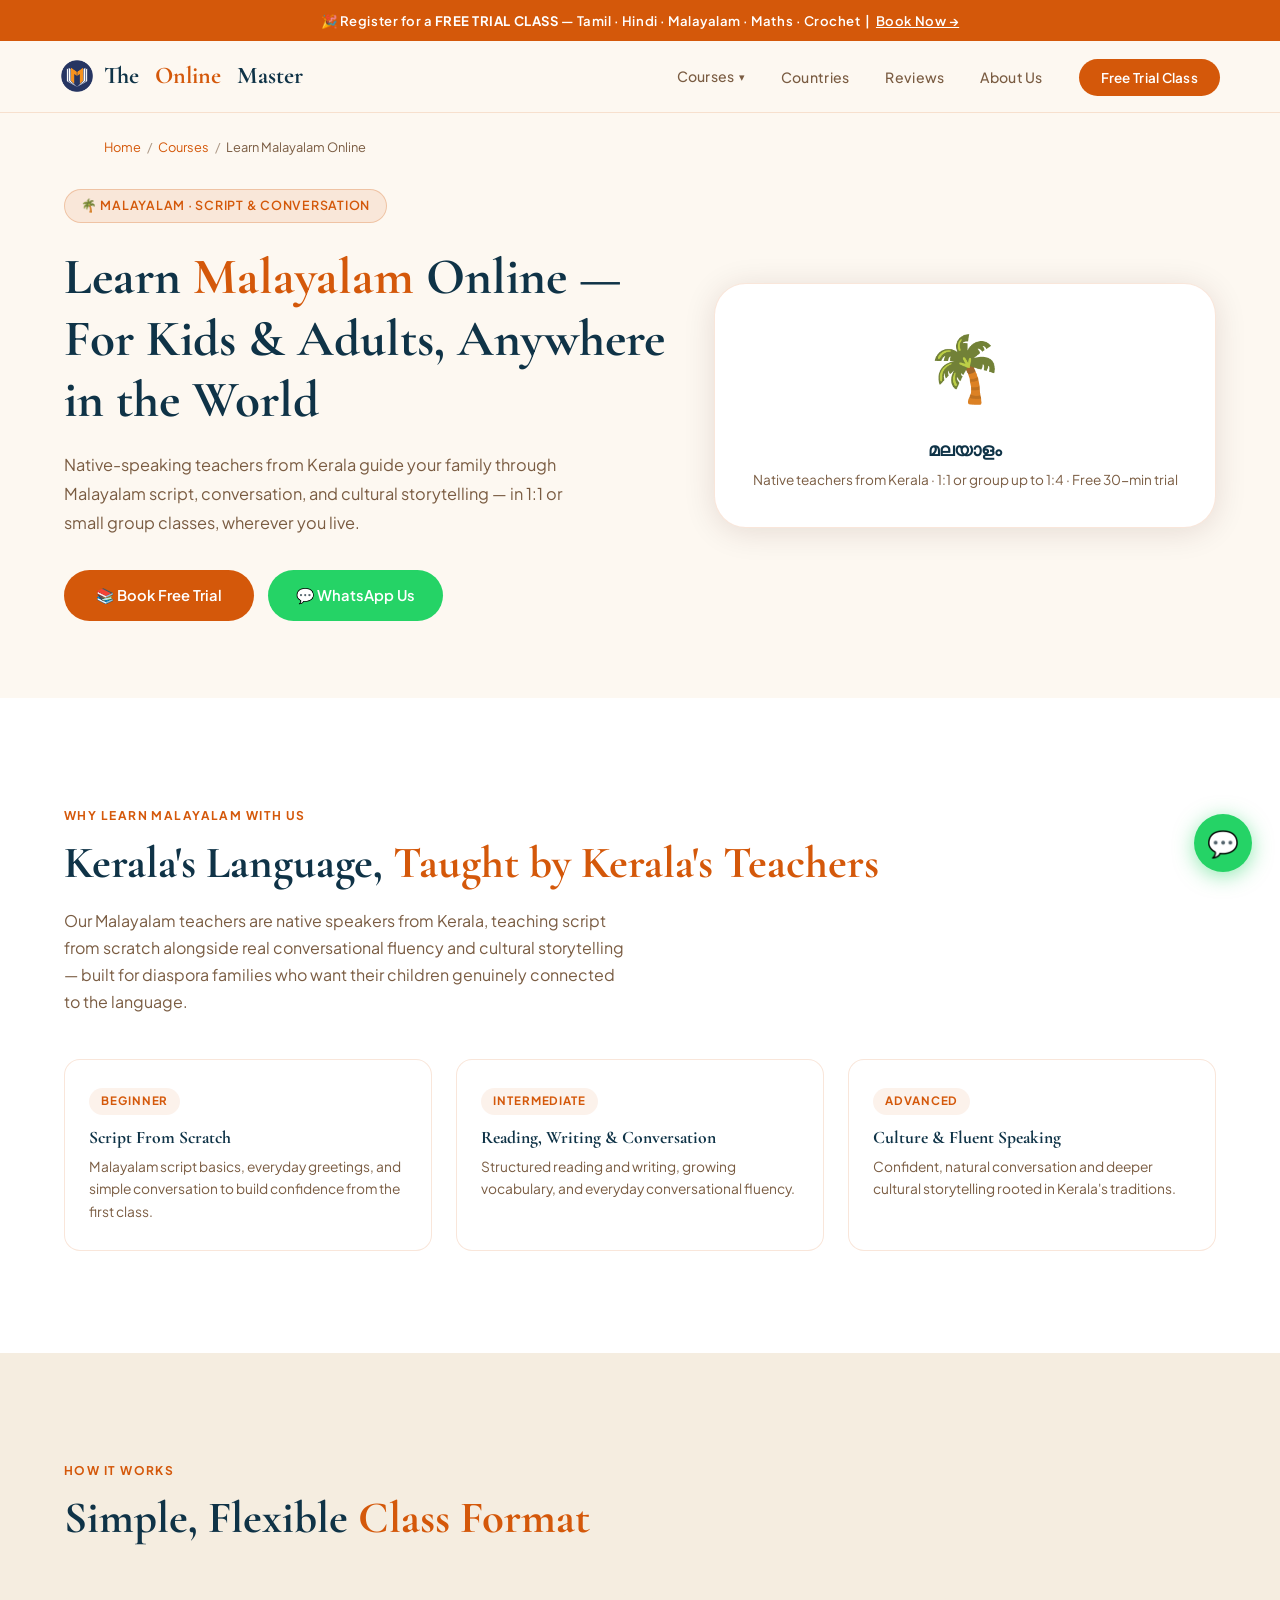
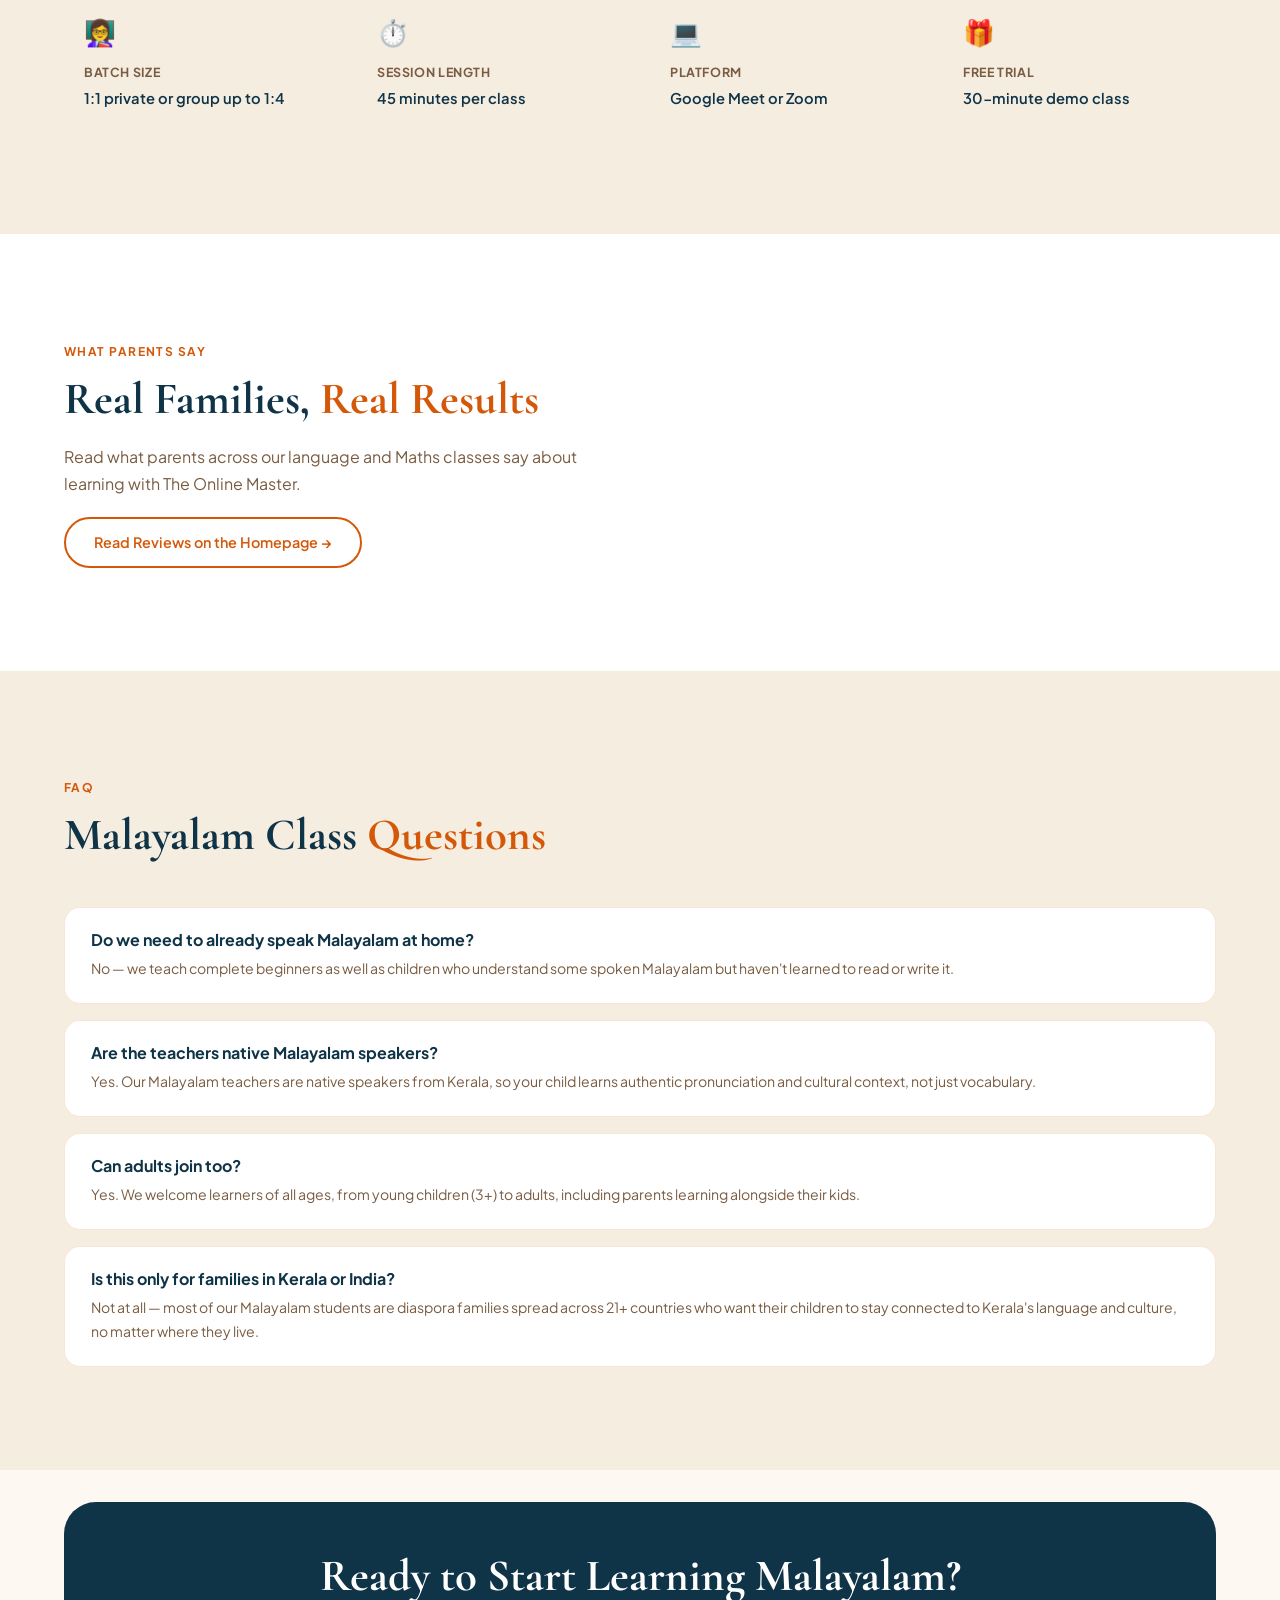
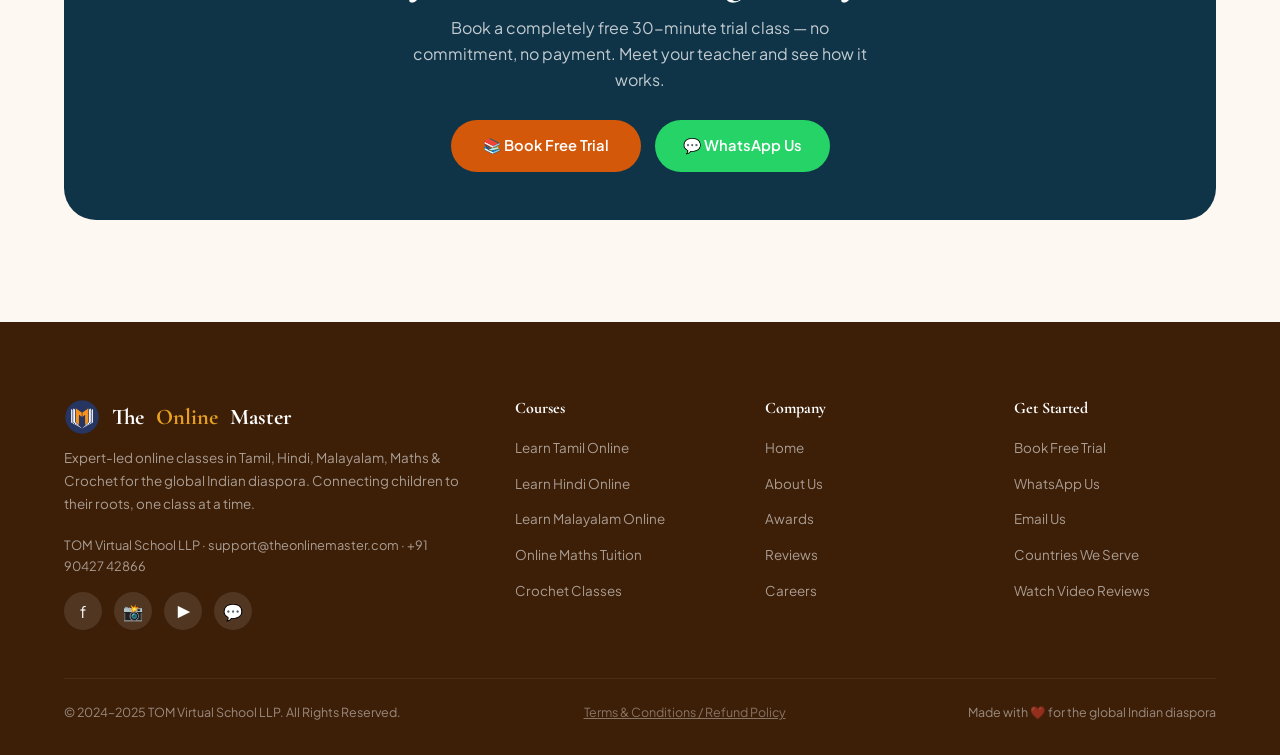
<file: learn-malayalam-online.html>
<!DOCTYPE html>
<html lang="en" prefix="og: https://ogp.me/ns#">
<head>
  <meta charset="UTF-8" />
  <meta name="viewport" content="width=device-width, initial-scale=1.0, minimum-scale=1" />

  <title>Learn Malayalam Online | Kids & Adults Classes — The Online Master</title>
  <meta name="description" content="Learn Malayalam online with native-speaking teachers from Kerala — script, conversation &amp; culture for kids and adults. 1:1 or small group. Free trial." />
  <meta name="robots" content="index, follow, max-image-preview:large, max-snippet:-1, max-video-preview:-1" />
  <link rel="canonical" href="https://theonlinemaster.com/learn-malayalam-online.html" />

  <link rel="icon" type="image/png" sizes="32x32" href="/favicon-32.png" />
  <link rel="apple-touch-icon" sizes="180x180" href="/apple-touch-icon.png" />

  <meta property="og:type" content="website" />
  <meta property="og:url" content="https://theonlinemaster.com/learn-malayalam-online.html" />
  <meta property="og:site_name" content="The Online Master" />
  <meta property="og:title" content="Learn Malayalam Online — The Online Master" />
  <meta property="og:description" content="Learn Malayalam online with native-speaking teachers from Kerala — script, conversation &amp; culture for kids and adults. 1:1 or small group. Free trial." />
  <meta property="og:image" content="https://theonlinemaster.com/og-image.png" />
  <meta property="og:image:width" content="1200" />
  <meta property="og:image:height" content="630" />

  <meta name="twitter:card" content="summary_large_image" />
  <meta name="twitter:title" content="Learn Malayalam Online — The Online Master" />
  <meta name="twitter:description" content="Learn Malayalam online with native-speaking teachers from Kerala — script, conversation &amp; culture for kids and adults. 1:1 or small group. Free trial." />
  <meta name="twitter:image" content="https://theonlinemaster.com/og-image.png" />

  <script type="application/ld+json">
{
  "@context": "https://schema.org",
  "@graph": [
    {
      "@type": "Course",
      "@id": "https://theonlinemaster.com/learn-malayalam-online.html#course",
      "name": "Malayalam Language",
      "description": "Learn Malayalam online with native-speaking teachers from Kerala. Script, conversation and cultural storytelling for kids and adults, beginner to advanced.",
      "provider": {
        "@id": "https://theonlinemaster.com/#organization"
      },
      "url": "https://theonlinemaster.com/learn-malayalam-online.html",
      "educationalLevel": "Beginner to Advanced",
      "inLanguage": "ml"
    },
    {
      "@type": "BreadcrumbList",
      "itemListElement": [
        {
          "@type": "ListItem",
          "position": 1,
          "name": "Home",
          "item": "https://theonlinemaster.com/"
        },
        {
          "@type": "ListItem",
          "position": 2,
          "name": "Learn Malayalam Online",
          "item": "https://theonlinemaster.com/learn-malayalam-online.html"
        }
      ]
    },
    {
      "@type": "FAQPage",
      "mainEntity": [
        {
          "@type": "Question",
          "name": "Do we need to already speak Malayalam at home?",
          "acceptedAnswer": {
            "@type": "Answer",
            "text": "No — we teach complete beginners as well as children who understand some spoken Malayalam but haven't learned to read or write it."
          }
        },
        {
          "@type": "Question",
          "name": "Are the teachers native Malayalam speakers?",
          "acceptedAnswer": {
            "@type": "Answer",
            "text": "Yes. Our Malayalam teachers are native speakers from Kerala, so your child learns authentic pronunciation and cultural context, not just vocabulary."
          }
        },
        {
          "@type": "Question",
          "name": "Can adults join too?",
          "acceptedAnswer": {
            "@type": "Answer",
            "text": "Yes. We welcome learners of all ages, from young children (3+) to adults, including parents learning alongside their kids."
          }
        },
        {
          "@type": "Question",
          "name": "Is this only for families in Kerala or India?",
          "acceptedAnswer": {
            "@type": "Answer",
            "text": "Not at all — most of our Malayalam students are diaspora families spread across 21+ countries who want their children to stay connected to Kerala's language and culture, no matter where they live."
          }
        }
      ]
    }
  ]
}
  </script>

  <link rel="preconnect" href="https://fonts.googleapis.com" />
  <link rel="preconnect" href="https://fonts.gstatic.com" crossorigin />
  <link href="https://fonts.googleapis.com/css2?family=Cormorant+Garamond:ital,wght@0,400;0,600;0,700;1,400&family=Plus+Jakarta+Sans:wght@300;400;500;600;700&display=swap" rel="stylesheet" />
  <link rel="stylesheet" href="/styles.css" />
</head>
<body>

<div class="ann-bar">
  🎉 Register for a <strong>FREE TRIAL CLASS</strong> — Tamil · Hindi · Malayalam · Maths · Crochet &nbsp;|&nbsp;
  <a href="/index.html#enquiry">Book Now →</a>
</div>

<nav>
  <a href="/index.html" style="display:flex;align-items:center;gap:10px;text-decoration:none;" class="nav-logo">
    <img src="/logo-icon.png" alt="The Online Master logo" width="34" height="34" style="border-radius:50%;" />
    The <span>&nbsp;Online</span>&nbsp;Master
  </a>
  <ul class="nav-links">
    <li class="nav-dropdown">
      <a href="/index.html#courses">Courses</a>
      <ul class="dropdown-menu">
        <li><a href="/learn-tamil-online.html"><span class="d-icon">அ</span> Learn Tamil</a></li>
        <li><a href="/learn-hindi-online.html"><span class="d-icon">अ</span> Learn Hindi</a></li>
        <li><a href="/learn-malayalam-online.html"><span class="d-icon">🌴</span> Learn Malayalam</a></li>
        <li><a href="/online-maths-tuition.html"><span class="d-icon">➕</span> Learn Maths</a></li>
        <li><a href="/online-crochet-classes.html"><span class="d-icon">🧶</span> Crochet</a></li>
      </ul>
    </li>
    <li><a href="/index.html#countries">Countries</a></li>
    <li><a href="/index.html#reviews">Reviews</a></li>
    <li><a href="/index.html#about">About Us</a></li>
    <li><a href="/index.html?course=Malayalam%20Language#enquiry" class="nav-cta">Free Trial Class</a></li>
  </ul>
  <div class="hamburger" onclick="openMenu()">
    <span></span><span></span><span></span>
  </div>
</nav>

<div class="mobile-menu" id="mobileMenu">
  <span class="mobile-close" onclick="closeMenu()">✕</span>
  <a href="/learn-tamil-online.html" onclick="closeMenu()">அ Tamil</a>
  <a href="/learn-hindi-online.html" onclick="closeMenu()">अ Hindi</a>
  <a href="/learn-malayalam-online.html" onclick="closeMenu()">🌴 Malayalam</a>
  <a href="/online-maths-tuition.html" onclick="closeMenu()">➕ Maths</a>
  <a href="/online-crochet-classes.html" onclick="closeMenu()">🧶 Crochet</a>
  <a href="/index.html#countries" onclick="closeMenu()">Countries</a>
  <a href="/index.html#reviews" onclick="closeMenu()">Reviews</a>
  <a href="/index.html#about" onclick="closeMenu()">About Us</a>
  <a href="/index.html?course=Malayalam%20Language#enquiry" onclick="closeMenu()" style="color:var(--saffron)">Free Trial →</a>
</div>

<div class="breadcrumb reveal">
  <a href="/index.html">Home</a><span>/</span><a href="/index.html#courses">Courses</a><span>/</span>Learn Malayalam Online
</div>

<section class="course-hero">
  <div class="reveal">
    <div class="hero-badge">🌴 Malayalam · Script &amp; Conversation</div>
    <h1 class="course-hero-title">Learn <em>Malayalam</em> Online — For Kids &amp; Adults, Anywhere in the World</h1>
    <p class="course-hero-sub">Native-speaking teachers from Kerala guide your family through Malayalam script, conversation, and cultural storytelling — in 1:1 or small group classes, wherever you live.</p>
    <div class="hero-actions">
      <a href="/index.html?course=Malayalam%20Language#enquiry" class="btn-primary">📚 Book Free Trial</a>
      <a href="https://wa.me/919042742866?text=Hi%2C%20I%27d%20like%20to%20book%20a%20free%20trial%20Malayalam%20class" target="_blank" class="btn-whatsapp">💬 WhatsApp Us</a>
    </div>
  </div>
  <div class="course-hero-visual reveal">
    <div class="glyph">🌴</div>
    <div style="font-weight:700;color:var(--teal-dk);font-size:1.1rem;margin-bottom:6px;">മലയാളം</div>
    <div style="font-size:0.85rem;color:var(--text-muted);">Native teachers from Kerala · 1:1 or group up to 1:4 · Free 30-min trial</div>
  </div>
</section>

<section style="background:var(--white);">
  <div class="section-label reveal">Why Learn Malayalam With Us</div>
  <h2 class="section-title reveal">Kerala's Language, <em style="color:var(--saffron);font-style:normal">Taught by Kerala's Teachers</em></h2>
  <p class="section-sub reveal">Our Malayalam teachers are native speakers from Kerala, teaching script from scratch alongside real conversational fluency and cultural storytelling — built for diaspora families who want their children genuinely connected to the language.</p>

  <div class="level-grid">
    <div class="level-card reveal">
      <div class="level-badge">Beginner</div>
      <h3>Script From Scratch</h3>
      <p>Malayalam script basics, everyday greetings, and simple conversation to build confidence from the first class.</p>
    </div>
    <div class="level-card reveal">
      <div class="level-badge">Intermediate</div>
      <h3>Reading, Writing &amp; Conversation</h3>
      <p>Structured reading and writing, growing vocabulary, and everyday conversational fluency.</p>
    </div>
    <div class="level-card reveal">
      <div class="level-badge">Advanced</div>
      <h3>Culture &amp; Fluent Speaking</h3>
      <p>Confident, natural conversation and deeper cultural storytelling rooted in Kerala's traditions.</p>
    </div>
  </div>
</section>

<section id="format" style="background:var(--cream-dk);">
  <div class="section-label reveal">How It Works</div>
  <h2 class="section-title reveal">Simple, Flexible <em style="color:var(--saffron);font-style:normal">Class Format</em></h2>
  <div class="format-grid">
    <div class="format-item reveal"><div class="f-icon">👩‍🏫</div><div class="f-label">Batch Size</div><div class="f-val">1:1 private or group up to 1:4</div></div>
    <div class="format-item reveal"><div class="f-icon">⏱️</div><div class="f-label">Session Length</div><div class="f-val">45 minutes per class</div></div>
    <div class="format-item reveal"><div class="f-icon">💻</div><div class="f-label">Platform</div><div class="f-val">Google Meet or Zoom</div></div>
    <div class="format-item reveal"><div class="f-icon">🎁</div><div class="f-label">Free Trial</div><div class="f-val">30-minute demo class</div></div>
  </div>
</section>

<section style="background:var(--white);">
  <div class="section-label reveal">What Parents Say</div>
  <h2 class="section-title reveal">Real Families, <em style="color:var(--saffron);font-style:normal">Real Results</em></h2>
  <p class="section-sub reveal">Read what parents across our language and Maths classes say about learning with The Online Master.</p>
  <a href="/index.html#reviews" class="btn-outline reveal" style="margin-top:20px;">Read Reviews on the Homepage →</a>
</section>

<section id="faq" style="background:var(--cream-dk);">
  <div class="section-label reveal">FAQ</div>
  <h2 class="section-title reveal">Malayalam Class <em style="color:var(--saffron);font-style:normal">Questions</em></h2>
  <div class="faq-list">
    <div class="faq-item reveal"><h3>Do we need to already speak Malayalam at home?</h3><p>No — we teach complete beginners as well as children who understand some spoken Malayalam but haven't learned to read or write it.</p></div>
    <div class="faq-item reveal"><h3>Are the teachers native Malayalam speakers?</h3><p>Yes. Our Malayalam teachers are native speakers from Kerala, so your child learns authentic pronunciation and cultural context, not just vocabulary.</p></div>
    <div class="faq-item reveal"><h3>Can adults join too?</h3><p>Yes. We welcome learners of all ages, from young children (3+) to adults, including parents learning alongside their kids.</p></div>
    <div class="faq-item reveal"><h3>Is this only for families in Kerala or India?</h3><p>Not at all — most of our Malayalam students are diaspora families spread across 21+ countries who want their children to stay connected to Kerala's language and culture, no matter where they live.</p></div>
  </div>
</section>

<!-- ══ COURSE CTA ══ -->
<section style="padding-top:24px;">
  <div class="course-cta-band reveal">
    <h2 class="section-title">Ready to Start Learning Malayalam?</h2>
    <p>Book a completely free 30-minute trial class — no commitment, no payment. Meet your teacher and see how it works.</p>
    <div class="hero-actions">
      <a href="/index.html?course=Malayalam%20Language#enquiry" class="btn-primary">📚 Book Free Trial</a>
      <a href="https://wa.me/919042742866?text=Hi%2C%20I%27d%20like%20to%20book%20a%20free%20trial%20Malayalam%20class" target="_blank" class="btn-whatsapp">💬 WhatsApp Us</a>
    </div>
  </div>
</section>

<footer>
  <div class="footer-grid">
    <div class="footer-brand">
      <div class="footer-brand-name" style="display:flex;align-items:center;gap:12px;">
        <img src="/logo-icon.png" alt="The Online Master logo" width="36" height="36" />
        The <span>Online</span> Master
      </div>
      <p class="footer-desc">Expert-led online classes in Tamil, Hindi, Malayalam, Maths &amp; Crochet for the global Indian diaspora. Connecting children to their roots, one class at a time.</p>
      <div style="font-size:0.8rem; margin-bottom:16px; opacity:0.7;">TOM Virtual School LLP · support@theonlinemaster.com · +91 90427 42866</div>
      <div class="footer-socials">
        <a href="https://www.facebook.com/theonlinemaster.official/" target="_blank" class="social-btn" title="Facebook">f</a>
        <a href="https://www.instagram.com/theonlinemaster/" target="_blank" class="social-btn" title="Instagram">📸</a>
        <a href="https://www.youtube.com/@TheOnlineMaster-Tamil" target="_blank" class="social-btn" title="YouTube">▶</a>
        <a href="https://wa.me/919042742866" target="_blank" class="social-btn" title="WhatsApp">💬</a>
      </div>
    </div>
    <div class="footer-col">
      <h4>Courses</h4>
      <ul class="footer-links">
        <li><a href="/learn-tamil-online.html">Learn Tamil Online</a></li>
        <li><a href="/learn-hindi-online.html">Learn Hindi Online</a></li>
        <li><a href="/learn-malayalam-online.html">Learn Malayalam Online</a></li>
        <li><a href="/online-maths-tuition.html">Online Maths Tuition</a></li>
        <li><a href="/online-crochet-classes.html">Crochet Classes</a></li>
      </ul>
    </div>
    <div class="footer-col">
      <h4>Company</h4>
      <ul class="footer-links">
        <li><a href="/index.html#home">Home</a></li>
        <li><a href="/index.html#about">About Us</a></li>
        <li><a href="/index.html#awards">Awards</a></li>
        <li><a href="/index.html#reviews">Reviews</a></li>
        <li><a href="https://linktr.ee/The_Online_Master" target="_blank" rel="noopener">Careers</a></li>
      </ul>
    </div>
    <div class="footer-col">
      <h4>Get Started</h4>
      <ul class="footer-links">
        <li><a href="/index.html?course=Malayalam%20Language#enquiry">Book Free Trial</a></li>
        <li><a href="https://wa.me/919042742866" target="_blank">WhatsApp Us</a></li>
        <li><a href="mailto:support@theonlinemaster.com">Email Us</a></li>
        <li><a href="/index.html#countries">Countries We Serve</a></li>
        <li><a href="https://www.instagram.com/stories/highlights/18080986339621599/" target="_blank">Watch Video Reviews</a></li>
      </ul>
    </div>
  </div>
  <div class="footer-bottom">
    <span>© 2024–2025 TOM Virtual School LLP. All Rights Reserved.</span>
    <span><a href="/terms.html" target="_blank" rel="noopener" style="opacity:0.8;text-decoration:underline;">Terms &amp; Conditions / Refund Policy</a></span>
    <span>Made with ❤️ for the global Indian diaspora</span>
  </div>
</footer>

<a href="https://wa.me/919042742866?text=Hi%2C%20I%27d%20like%20to%20book%20a%20free%20trial%20Malayalam%20class" target="_blank" class="fab-wa" title="Chat on WhatsApp" aria-label="WhatsApp">
  💬
</a>

<script>
  function openMenu() { document.getElementById('mobileMenu').classList.add('open'); document.body.style.overflow='hidden'; }
  function closeMenu() { document.getElementById('mobileMenu').classList.remove('open'); document.body.style.overflow=''; }

  const observer = new IntersectionObserver((entries) => {
    entries.forEach(e => { if (e.isIntersecting) { e.target.classList.add('visible'); } });
  }, { threshold: 0.1, rootMargin: '0px 0px -40px 0px' });
  document.querySelectorAll('.reveal').forEach(el => observer.observe(el));

  document.querySelectorAll('a[href^="#"]').forEach(a => {
    a.addEventListener('click', e => {
      const target = document.querySelector(a.getAttribute('href'));
      if (target) { e.preventDefault(); target.scrollIntoView({ behavior: 'smooth' }); }
    });
  });
</script>
</body>
</html>
</file>
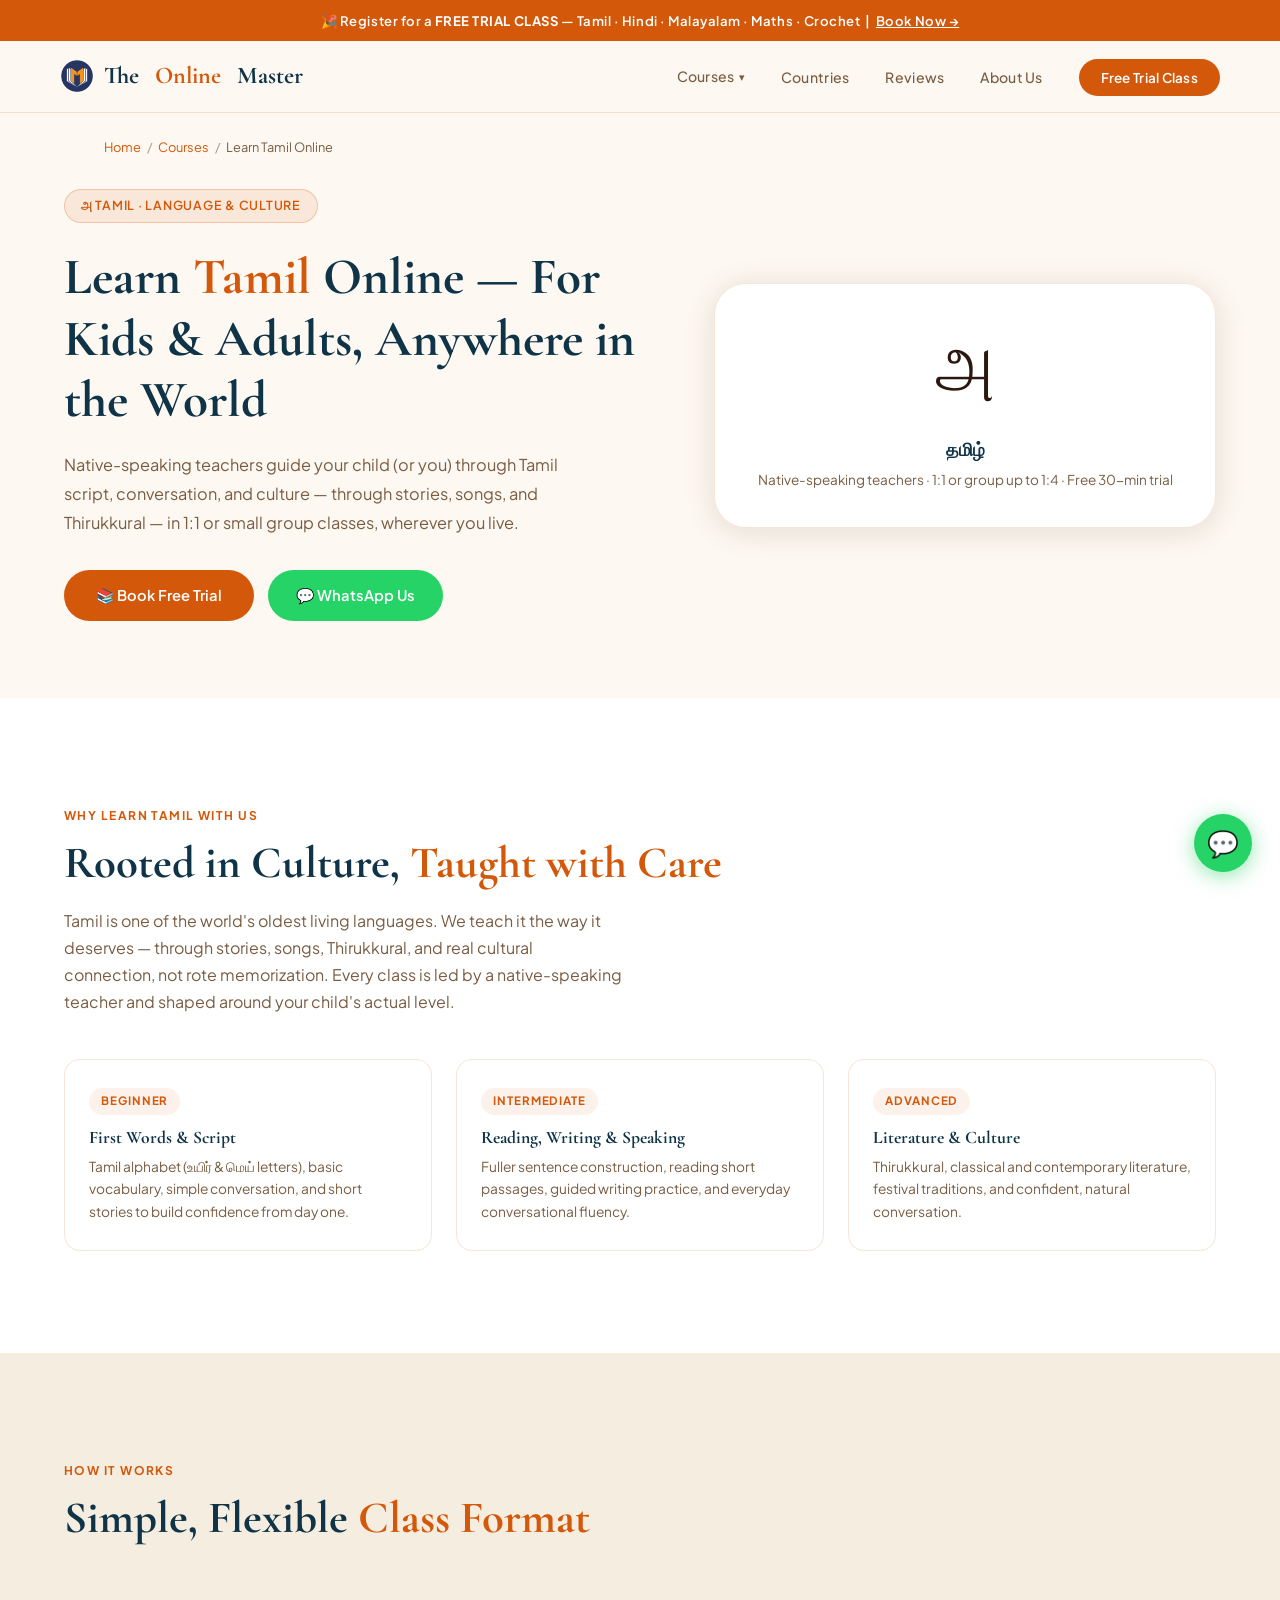
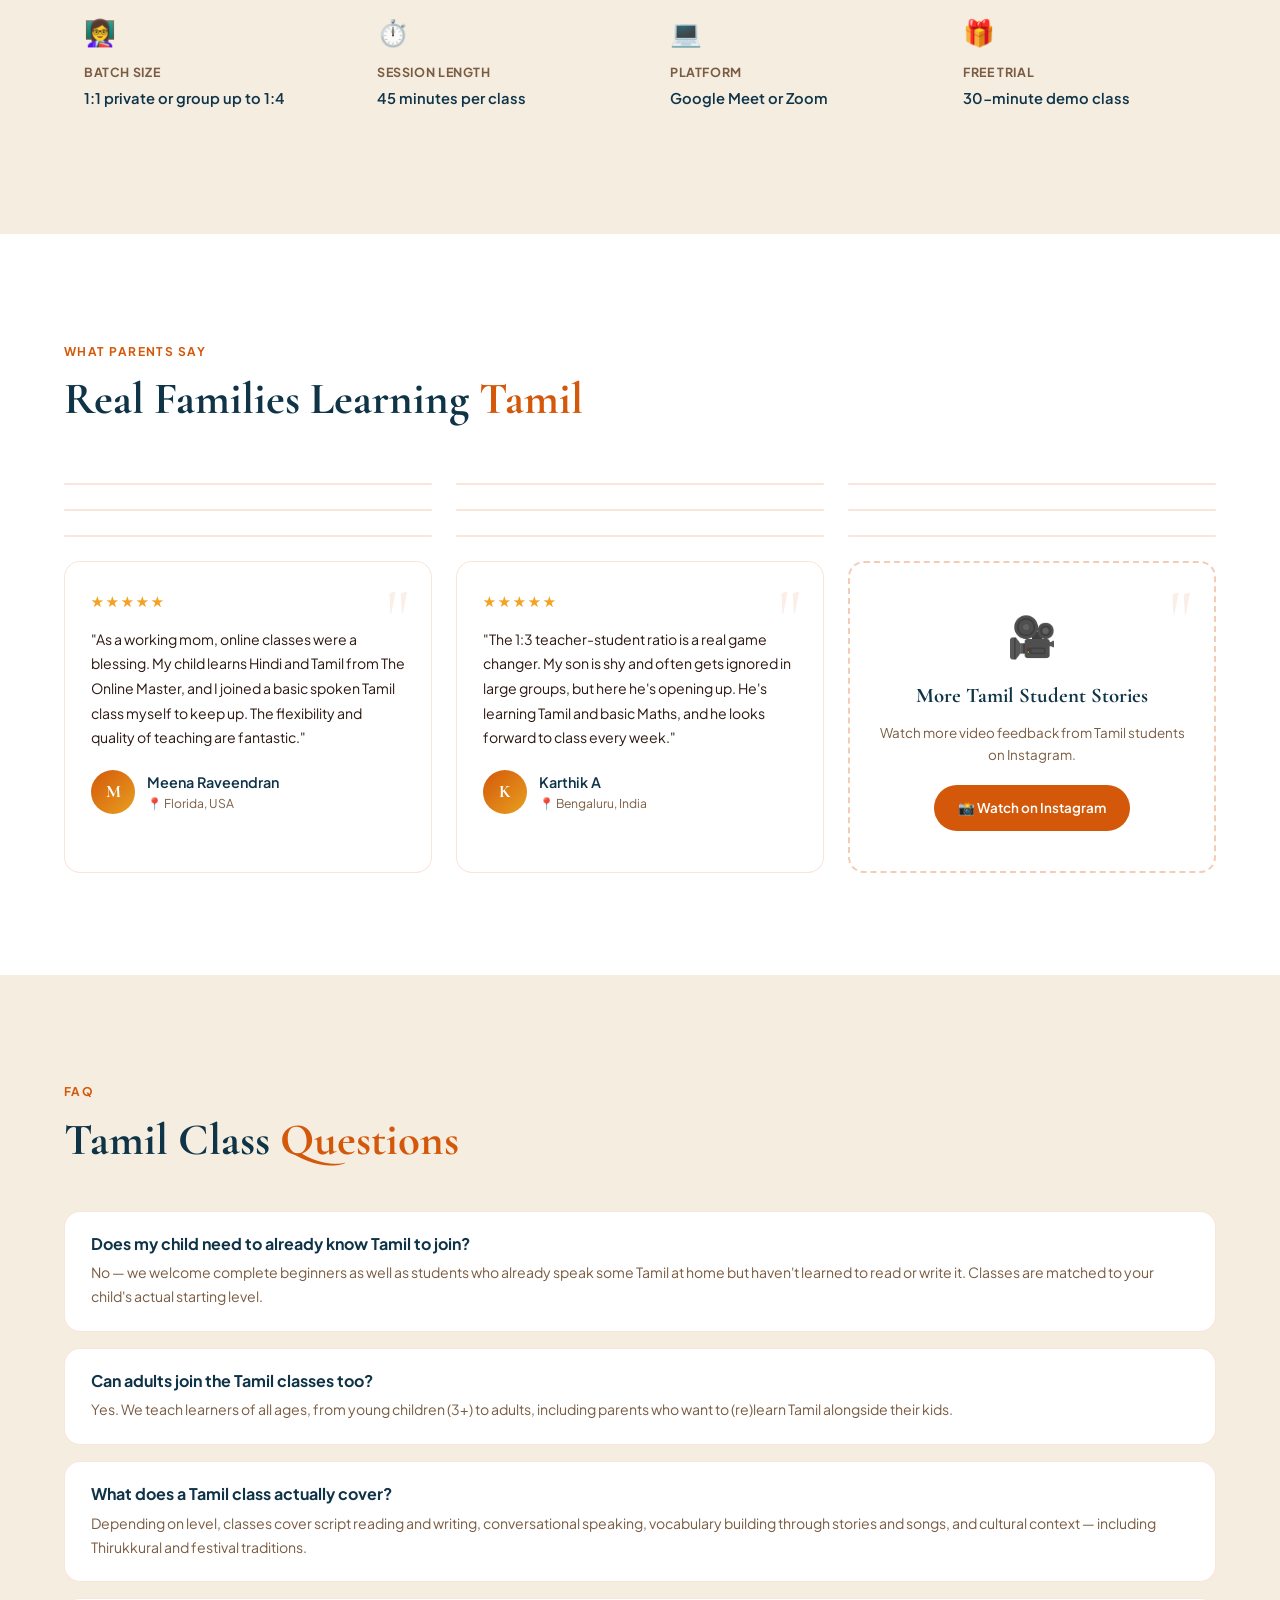
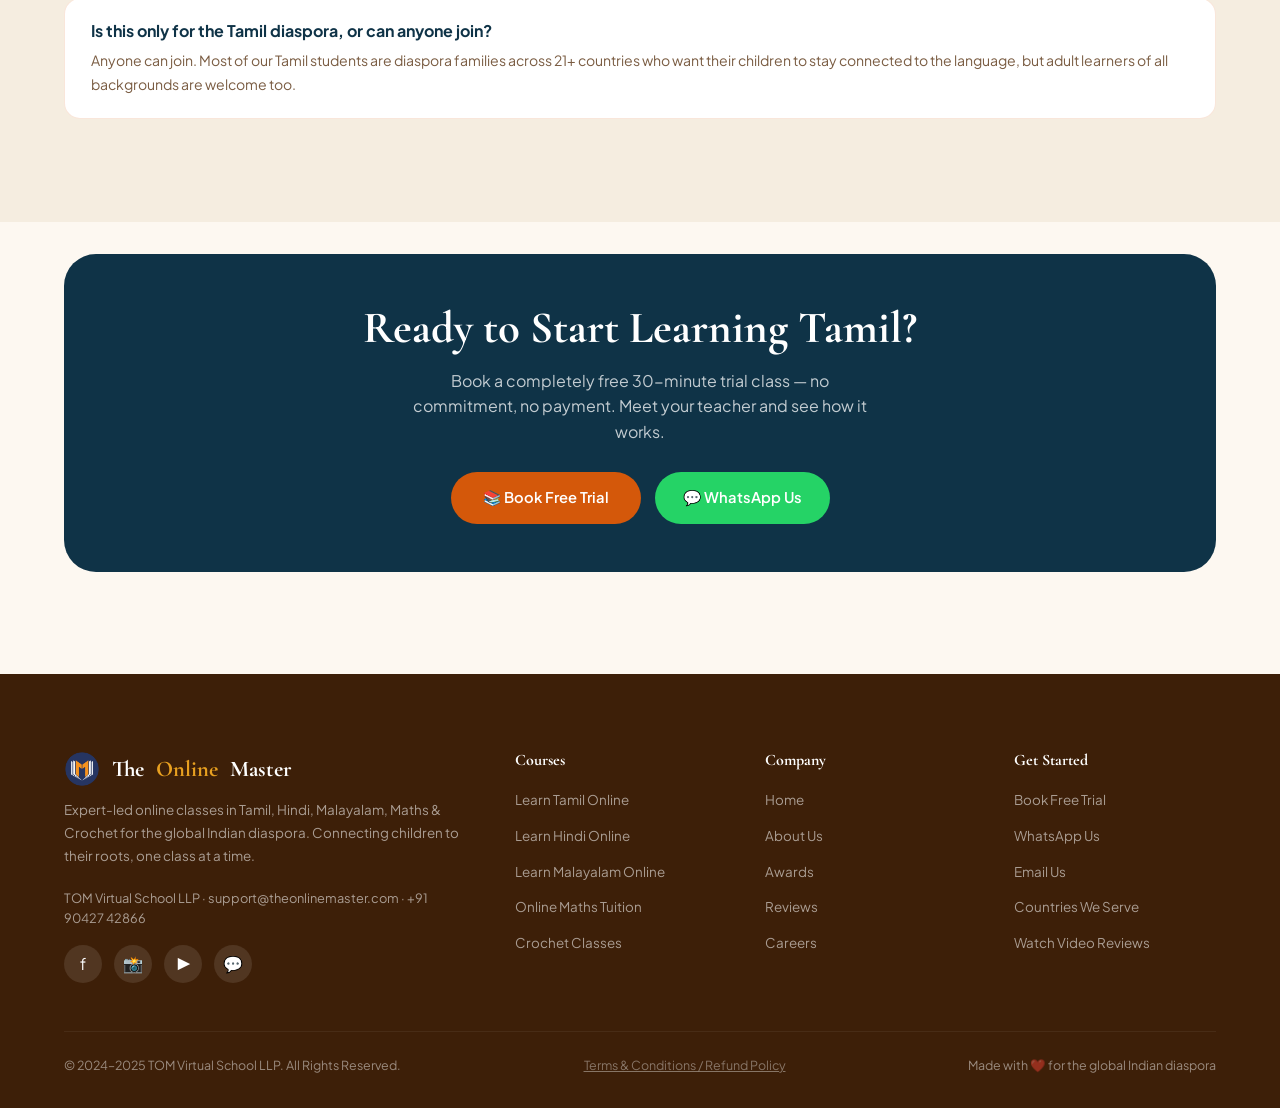
<file: learn-tamil-online.html>
<!DOCTYPE html>
<html lang="en" prefix="og: https://ogp.me/ns#">
<head>
  <meta charset="UTF-8" />
  <meta name="viewport" content="width=device-width, initial-scale=1.0, minimum-scale=1" />

  <title>Learn Tamil Online | Kids & Adults Classes — The Online Master</title>
  <meta name="description" content="Learn Tamil online with native-speaking teachers — stories, Thirukkural, script &amp; conversation for kids and adults. 1:1 or small group. Free trial." />
  <meta name="robots" content="index, follow, max-image-preview:large, max-snippet:-1, max-video-preview:-1" />
  <link rel="canonical" href="https://theonlinemaster.com/learn-tamil-online.html" />

  <link rel="icon" type="image/png" sizes="32x32" href="/favicon-32.png" />
  <link rel="apple-touch-icon" sizes="180x180" href="/apple-touch-icon.png" />

  <meta property="og:type" content="website" />
  <meta property="og:url" content="https://theonlinemaster.com/learn-tamil-online.html" />
  <meta property="og:site_name" content="The Online Master" />
  <meta property="og:title" content="Learn Tamil Online — The Online Master" />
  <meta property="og:description" content="Learn Tamil online with native-speaking teachers — stories, Thirukkural, script &amp; conversation for kids and adults. 1:1 or small group. Free trial." />
  <meta property="og:image" content="https://theonlinemaster.com/og-image.png" />
  <meta property="og:image:width" content="1200" />
  <meta property="og:image:height" content="630" />

  <meta name="twitter:card" content="summary_large_image" />
  <meta name="twitter:title" content="Learn Tamil Online — The Online Master" />
  <meta name="twitter:description" content="Learn Tamil online with native-speaking teachers — stories, Thirukkural, script &amp; conversation for kids and adults. 1:1 or small group. Free trial." />
  <meta name="twitter:image" content="https://theonlinemaster.com/og-image.png" />

  <script type="application/ld+json">
{
  "@context": "https://schema.org",
  "@graph": [
    {
      "@type": "Course",
      "@id": "https://theonlinemaster.com/learn-tamil-online.html#course",
      "name": "Tamil Language",
      "description": "Learn Tamil online with expert native-speaking teachers through stories, songs, Thirukkural and cultural connections. Script reading, speaking and writing for kids and adults, beginner to advanced.",
      "provider": {
        "@id": "https://theonlinemaster.com/#organization"
      },
      "url": "https://theonlinemaster.com/learn-tamil-online.html",
      "educationalLevel": "Beginner to Advanced",
      "inLanguage": "ta"
    },
    {
      "@type": "BreadcrumbList",
      "itemListElement": [
        {
          "@type": "ListItem",
          "position": 1,
          "name": "Home",
          "item": "https://theonlinemaster.com/"
        },
        {
          "@type": "ListItem",
          "position": 2,
          "name": "Learn Tamil Online",
          "item": "https://theonlinemaster.com/learn-tamil-online.html"
        }
      ]
    },
    {
      "@type": "FAQPage",
      "mainEntity": [
        {
          "@type": "Question",
          "name": "Does my child need to already know Tamil to join?",
          "acceptedAnswer": {
            "@type": "Answer",
            "text": "No — we welcome complete beginners as well as students who already speak some Tamil at home but haven't learned to read or write it. Classes are matched to your child's actual starting level."
          }
        },
        {
          "@type": "Question",
          "name": "Can adults join the Tamil classes too?",
          "acceptedAnswer": {
            "@type": "Answer",
            "text": "Yes. We teach learners of all ages, from young children (3+) to adults, including parents who want to (re)learn Tamil alongside their kids."
          }
        },
        {
          "@type": "Question",
          "name": "What does a Tamil class actually cover?",
          "acceptedAnswer": {
            "@type": "Answer",
            "text": "Depending on level, classes cover script reading and writing, conversational speaking, vocabulary building through stories and songs, and cultural context — including Thirukkural and festival traditions."
          }
        },
        {
          "@type": "Question",
          "name": "Is this only for the Tamil diaspora, or can anyone join?",
          "acceptedAnswer": {
            "@type": "Answer",
            "text": "Anyone can join. Most of our Tamil students are diaspora families across 21+ countries who want their children to stay connected to the language, but adult learners of all backgrounds are welcome too."
          }
        }
      ]
    }
  ]
}
  </script>

  <link rel="preconnect" href="https://fonts.googleapis.com" />
  <link rel="preconnect" href="https://fonts.gstatic.com" crossorigin />
  <link href="https://fonts.googleapis.com/css2?family=Cormorant+Garamond:ital,wght@0,400;0,600;0,700;1,400&family=Plus+Jakarta+Sans:wght@300;400;500;600;700&display=swap" rel="stylesheet" />
  <link rel="stylesheet" href="/styles.css" />
</head>
<body>

<div class="ann-bar">
  🎉 Register for a <strong>FREE TRIAL CLASS</strong> — Tamil · Hindi · Malayalam · Maths · Crochet &nbsp;|&nbsp;
  <a href="/index.html#enquiry">Book Now →</a>
</div>

<nav>
  <a href="/index.html" style="display:flex;align-items:center;gap:10px;text-decoration:none;" class="nav-logo">
    <img src="/logo-icon.png" alt="The Online Master logo" width="34" height="34" style="border-radius:50%;" />
    The <span>&nbsp;Online</span>&nbsp;Master
  </a>
  <ul class="nav-links">
    <li class="nav-dropdown">
      <a href="/index.html#courses">Courses</a>
      <ul class="dropdown-menu">
        <li><a href="/learn-tamil-online.html"><span class="d-icon">அ</span> Learn Tamil</a></li>
        <li><a href="/learn-hindi-online.html"><span class="d-icon">अ</span> Learn Hindi</a></li>
        <li><a href="/learn-malayalam-online.html"><span class="d-icon">🌴</span> Learn Malayalam</a></li>
        <li><a href="/online-maths-tuition.html"><span class="d-icon">➕</span> Learn Maths</a></li>
        <li><a href="/online-crochet-classes.html"><span class="d-icon">🧶</span> Crochet</a></li>
      </ul>
    </li>
    <li><a href="/index.html#countries">Countries</a></li>
    <li><a href="/index.html#reviews">Reviews</a></li>
    <li><a href="/index.html#about">About Us</a></li>
    <li><a href="/index.html?course=Tamil%20Language#enquiry" class="nav-cta">Free Trial Class</a></li>
  </ul>
  <div class="hamburger" onclick="openMenu()">
    <span></span><span></span><span></span>
  </div>
</nav>

<div class="mobile-menu" id="mobileMenu">
  <span class="mobile-close" onclick="closeMenu()">✕</span>
  <a href="/learn-tamil-online.html" onclick="closeMenu()">அ Tamil</a>
  <a href="/learn-hindi-online.html" onclick="closeMenu()">अ Hindi</a>
  <a href="/learn-malayalam-online.html" onclick="closeMenu()">🌴 Malayalam</a>
  <a href="/online-maths-tuition.html" onclick="closeMenu()">➕ Maths</a>
  <a href="/online-crochet-classes.html" onclick="closeMenu()">🧶 Crochet</a>
  <a href="/index.html#countries" onclick="closeMenu()">Countries</a>
  <a href="/index.html#reviews" onclick="closeMenu()">Reviews</a>
  <a href="/index.html#about" onclick="closeMenu()">About Us</a>
  <a href="/index.html?course=Tamil%20Language#enquiry" onclick="closeMenu()" style="color:var(--saffron)">Free Trial →</a>
</div>

<div class="breadcrumb reveal">
  <a href="/index.html">Home</a><span>/</span><a href="/index.html#courses">Courses</a><span>/</span>Learn Tamil Online
</div>

<section class="course-hero">
  <div class="reveal">
    <div class="hero-badge">அ Tamil · Language &amp; Culture</div>
    <h1 class="course-hero-title">Learn <em>Tamil</em> Online — For Kids &amp; Adults, Anywhere in the World</h1>
    <p class="course-hero-sub">Native-speaking teachers guide your child (or you) through Tamil script, conversation, and culture — through stories, songs, and Thirukkural — in 1:1 or small group classes, wherever you live.</p>
    <div class="hero-actions">
      <a href="/index.html?course=Tamil%20Language#enquiry" class="btn-primary">📚 Book Free Trial</a>
      <a href="https://wa.me/919042742866?text=Hi%2C%20I%27d%20like%20to%20book%20a%20free%20trial%20Tamil%20class" target="_blank" class="btn-whatsapp">💬 WhatsApp Us</a>
    </div>
  </div>
  <div class="course-hero-visual reveal">
    <div class="glyph">அ</div>
    <div style="font-weight:700;color:var(--teal-dk);font-size:1.1rem;margin-bottom:6px;">தமிழ்</div>
    <div style="font-size:0.85rem;color:var(--text-muted);">Native-speaking teachers · 1:1 or group up to 1:4 · Free 30-min trial</div>
  </div>
</section>

<section style="background:var(--white);">
  <div class="section-label reveal">Why Learn Tamil With Us</div>
  <h2 class="section-title reveal">Rooted in Culture, <em style="color:var(--saffron);font-style:normal">Taught with Care</em></h2>
  <p class="section-sub reveal">Tamil is one of the world's oldest living languages. We teach it the way it deserves — through stories, songs, Thirukkural, and real cultural connection, not rote memorization. Every class is led by a native-speaking teacher and shaped around your child's actual level.</p>

  <div class="level-grid">
    <div class="level-card reveal">
      <div class="level-badge">Beginner</div>
      <h3>First Words &amp; Script</h3>
      <p>Tamil alphabet (உயிர் &amp; மெய் letters), basic vocabulary, simple conversation, and short stories to build confidence from day one.</p>
    </div>
    <div class="level-card reveal">
      <div class="level-badge">Intermediate</div>
      <h3>Reading, Writing &amp; Speaking</h3>
      <p>Fuller sentence construction, reading short passages, guided writing practice, and everyday conversational fluency.</p>
    </div>
    <div class="level-card reveal">
      <div class="level-badge">Advanced</div>
      <h3>Literature &amp; Culture</h3>
      <p>Thirukkural, classical and contemporary literature, festival traditions, and confident, natural conversation.</p>
    </div>
  </div>
</section>

<section id="format" style="background:var(--cream-dk);">
  <div class="section-label reveal">How It Works</div>
  <h2 class="section-title reveal">Simple, Flexible <em style="color:var(--saffron);font-style:normal">Class Format</em></h2>
  <div class="format-grid">
    <div class="format-item reveal"><div class="f-icon">👩‍🏫</div><div class="f-label">Batch Size</div><div class="f-val">1:1 private or group up to 1:4</div></div>
    <div class="format-item reveal"><div class="f-icon">⏱️</div><div class="f-label">Session Length</div><div class="f-val">45 minutes per class</div></div>
    <div class="format-item reveal"><div class="f-icon">💻</div><div class="f-label">Platform</div><div class="f-val">Google Meet or Zoom</div></div>
    <div class="format-item reveal"><div class="f-icon">🎁</div><div class="f-label">Free Trial</div><div class="f-val">30-minute demo class</div></div>
  </div>
</section>

<section id="reviews-tamil" style="background:var(--white);">
  <div class="section-label reveal">What Parents Say</div>
  <h2 class="section-title reveal">Real Families Learning <em style="color:var(--saffron);font-style:normal">Tamil</em></h2>
  <div class="reviews-grid">
    <div class="review-video-card reveal">
      <blockquote class="instagram-media" data-instgrm-permalink="https://www.instagram.com/p/DZxL1YcBttC/" data-instgrm-version="14" style="margin:0; width:100%;"></blockquote>
    </div>
    <div class="review-video-card reveal">
      <blockquote class="instagram-media" data-instgrm-permalink="https://www.instagram.com/p/DMSyfs2zXJ3/" data-instgrm-version="14" style="margin:0; width:100%;"></blockquote>
    </div>
    <div class="review-video-card reveal">
      <blockquote class="instagram-media" data-instgrm-permalink="https://www.instagram.com/p/DUno6a2k99L/" data-instgrm-version="14" style="margin:0; width:100%;"></blockquote>
    </div>
    <div class="review-video-card reveal">
      <blockquote class="instagram-media" data-instgrm-permalink="https://www.instagram.com/p/DWly1m1k6BA/" data-instgrm-version="14" style="margin:0; width:100%;"></blockquote>
    </div>
    <div class="review-video-card reveal">
      <blockquote class="instagram-media" data-instgrm-permalink="https://www.instagram.com/p/DSuoLb4E7gl/" data-instgrm-version="14" style="margin:0; width:100%;"></blockquote>
    </div>
    <div class="review-video-card reveal">
      <blockquote class="instagram-media" data-instgrm-permalink="https://www.instagram.com/p/DBZM6VqyOYg/" data-instgrm-version="14" style="margin:0; width:100%;"></blockquote>
    </div>
    <div class="review-video-card reveal">
      <blockquote class="instagram-media" data-instgrm-permalink="https://www.instagram.com/p/CqMyZvoDWdL/" data-instgrm-version="14" style="margin:0; width:100%;"></blockquote>
    </div>
    <div class="review-video-card reveal">
      <blockquote class="instagram-media" data-instgrm-permalink="https://www.instagram.com/p/CnjwYXVDj9h/" data-instgrm-version="14" style="margin:0; width:100%;"></blockquote>
    </div>
    <div class="review-video-card reveal">
      <blockquote class="instagram-media" data-instgrm-permalink="https://www.instagram.com/p/CniVrRQDIhP/" data-instgrm-version="14" style="margin:0; width:100%;"></blockquote>
    </div>
    <div class="review-card reveal">
      <div class="review-stars">★★★★★</div>
      <p class="review-text">"As a working mom, online classes were a blessing. My child learns Hindi and Tamil from The Online Master, and I joined a basic spoken Tamil class myself to keep up. The flexibility and quality of teaching are fantastic."</p>
      <div class="reviewer">
        <div class="reviewer-avatar">M</div>
        <div><div class="reviewer-name">Meena Raveendran</div><div class="reviewer-loc">📍 Florida, USA</div></div>
      </div>
    </div>
    <div class="review-card reveal">
      <div class="review-stars">★★★★★</div>
      <p class="review-text">"The 1:3 teacher-student ratio is a real game changer. My son is shy and often gets ignored in large groups, but here he's opening up. He's learning Tamil and basic Maths, and he looks forward to class every week."</p>
      <div class="reviewer">
        <div class="reviewer-avatar">K</div>
        <div><div class="reviewer-name">Karthik A</div><div class="reviewer-loc">📍 Bengaluru, India</div></div>
      </div>
    </div>
    <div class="review-card reveal" style="border: 2px dashed rgba(212,88,10,0.3); display:flex; flex-direction:column; align-items:center; justify-content:center; text-align:center; padding:40px 28px;">
      <div style="font-size:2.5rem; margin-bottom:12px;">🎥</div>
      <div style="font-family:'Cormorant Garamond',serif; font-size:1.3rem; font-weight:700; color:var(--teal-dk); margin-bottom:10px;">More Tamil Student Stories</div>
      <p style="font-size:0.84rem; color:var(--text-muted); margin-bottom:20px;">Watch more video feedback from Tamil students on Instagram.</p>
      <a href="https://www.instagram.com/stories/highlights/17908457538281488/" target="_blank" class="btn-primary" style="font-size:0.84rem; padding:12px 24px;">
        📸 Watch on Instagram
      </a>
    </div>
  </div>
</section>

<section id="faq" style="background:var(--cream-dk);">
  <div class="section-label reveal">FAQ</div>
  <h2 class="section-title reveal">Tamil Class <em style="color:var(--saffron);font-style:normal">Questions</em></h2>
  <div class="faq-list">
    <div class="faq-item reveal"><h3>Does my child need to already know Tamil to join?</h3><p>No — we welcome complete beginners as well as students who already speak some Tamil at home but haven't learned to read or write it. Classes are matched to your child's actual starting level.</p></div>
    <div class="faq-item reveal"><h3>Can adults join the Tamil classes too?</h3><p>Yes. We teach learners of all ages, from young children (3+) to adults, including parents who want to (re)learn Tamil alongside their kids.</p></div>
    <div class="faq-item reveal"><h3>What does a Tamil class actually cover?</h3><p>Depending on level, classes cover script reading and writing, conversational speaking, vocabulary building through stories and songs, and cultural context — including Thirukkural and festival traditions.</p></div>
    <div class="faq-item reveal"><h3>Is this only for the Tamil diaspora, or can anyone join?</h3><p>Anyone can join. Most of our Tamil students are diaspora families across 21+ countries who want their children to stay connected to the language, but adult learners of all backgrounds are welcome too.</p></div>
  </div>
</section>

<!-- ══ COURSE CTA ══ -->
<section style="padding-top:24px;">
  <div class="course-cta-band reveal">
    <h2 class="section-title">Ready to Start Learning Tamil?</h2>
    <p>Book a completely free 30-minute trial class — no commitment, no payment. Meet your teacher and see how it works.</p>
    <div class="hero-actions">
      <a href="/index.html?course=Tamil%20Language#enquiry" class="btn-primary">📚 Book Free Trial</a>
      <a href="https://wa.me/919042742866?text=Hi%2C%20I%27d%20like%20to%20book%20a%20free%20trial%20Tamil%20class" target="_blank" class="btn-whatsapp">💬 WhatsApp Us</a>
    </div>
  </div>
</section>

<footer>
  <div class="footer-grid">
    <div class="footer-brand">
      <div class="footer-brand-name" style="display:flex;align-items:center;gap:12px;">
        <img src="/logo-icon.png" alt="The Online Master logo" width="36" height="36" />
        The <span>Online</span> Master
      </div>
      <p class="footer-desc">Expert-led online classes in Tamil, Hindi, Malayalam, Maths &amp; Crochet for the global Indian diaspora. Connecting children to their roots, one class at a time.</p>
      <div style="font-size:0.8rem; margin-bottom:16px; opacity:0.7;">TOM Virtual School LLP · support@theonlinemaster.com · +91 90427 42866</div>
      <div class="footer-socials">
        <a href="https://www.facebook.com/theonlinemaster.official/" target="_blank" class="social-btn" title="Facebook">f</a>
        <a href="https://www.instagram.com/theonlinemaster/" target="_blank" class="social-btn" title="Instagram">📸</a>
        <a href="https://www.youtube.com/@TheOnlineMaster-Tamil" target="_blank" class="social-btn" title="YouTube">▶</a>
        <a href="https://wa.me/919042742866" target="_blank" class="social-btn" title="WhatsApp">💬</a>
      </div>
    </div>
    <div class="footer-col">
      <h4>Courses</h4>
      <ul class="footer-links">
        <li><a href="/learn-tamil-online.html">Learn Tamil Online</a></li>
        <li><a href="/learn-hindi-online.html">Learn Hindi Online</a></li>
        <li><a href="/learn-malayalam-online.html">Learn Malayalam Online</a></li>
        <li><a href="/online-maths-tuition.html">Online Maths Tuition</a></li>
        <li><a href="/online-crochet-classes.html">Crochet Classes</a></li>
      </ul>
    </div>
    <div class="footer-col">
      <h4>Company</h4>
      <ul class="footer-links">
        <li><a href="/index.html#home">Home</a></li>
        <li><a href="/index.html#about">About Us</a></li>
        <li><a href="/index.html#awards">Awards</a></li>
        <li><a href="/index.html#reviews">Reviews</a></li>
        <li><a href="https://linktr.ee/The_Online_Master" target="_blank" rel="noopener">Careers</a></li>
      </ul>
    </div>
    <div class="footer-col">
      <h4>Get Started</h4>
      <ul class="footer-links">
        <li><a href="/index.html?course=Tamil%20Language#enquiry">Book Free Trial</a></li>
        <li><a href="https://wa.me/919042742866" target="_blank">WhatsApp Us</a></li>
        <li><a href="mailto:support@theonlinemaster.com">Email Us</a></li>
        <li><a href="/index.html#countries">Countries We Serve</a></li>
        <li><a href="https://www.instagram.com/stories/highlights/18080986339621599/" target="_blank">Watch Video Reviews</a></li>
      </ul>
    </div>
  </div>
  <div class="footer-bottom">
    <span>© 2024–2025 TOM Virtual School LLP. All Rights Reserved.</span>
    <span><a href="/terms.html" target="_blank" rel="noopener" style="opacity:0.8;text-decoration:underline;">Terms &amp; Conditions / Refund Policy</a></span>
    <span>Made with ❤️ for the global Indian diaspora</span>
  </div>
</footer>

<a href="https://wa.me/919042742866?text=Hi%2C%20I%27d%20like%20to%20book%20a%20free%20trial%20Tamil%20class" target="_blank" class="fab-wa" title="Chat on WhatsApp" aria-label="WhatsApp">
  💬
</a>

<script>
  function openMenu() { document.getElementById('mobileMenu').classList.add('open'); document.body.style.overflow='hidden'; }
  function closeMenu() { document.getElementById('mobileMenu').classList.remove('open'); document.body.style.overflow=''; }

  const observer = new IntersectionObserver((entries) => {
    entries.forEach(e => { if (e.isIntersecting) { e.target.classList.add('visible'); } });
  }, { threshold: 0.1, rootMargin: '0px 0px -40px 0px' });
  document.querySelectorAll('.reveal').forEach(el => observer.observe(el));

  document.querySelectorAll('a[href^="#"]').forEach(a => {
    a.addEventListener('click', e => {
      const target = document.querySelector(a.getAttribute('href'));
      if (target) { e.preventDefault(); target.scrollIntoView({ behavior: 'smooth' }); }
    });
  });
</script>

<!-- ── Instagram video review embeds ── -->
<script async src="https://www.instagram.com/embed.js"></script>
</body>
</html>
</file>
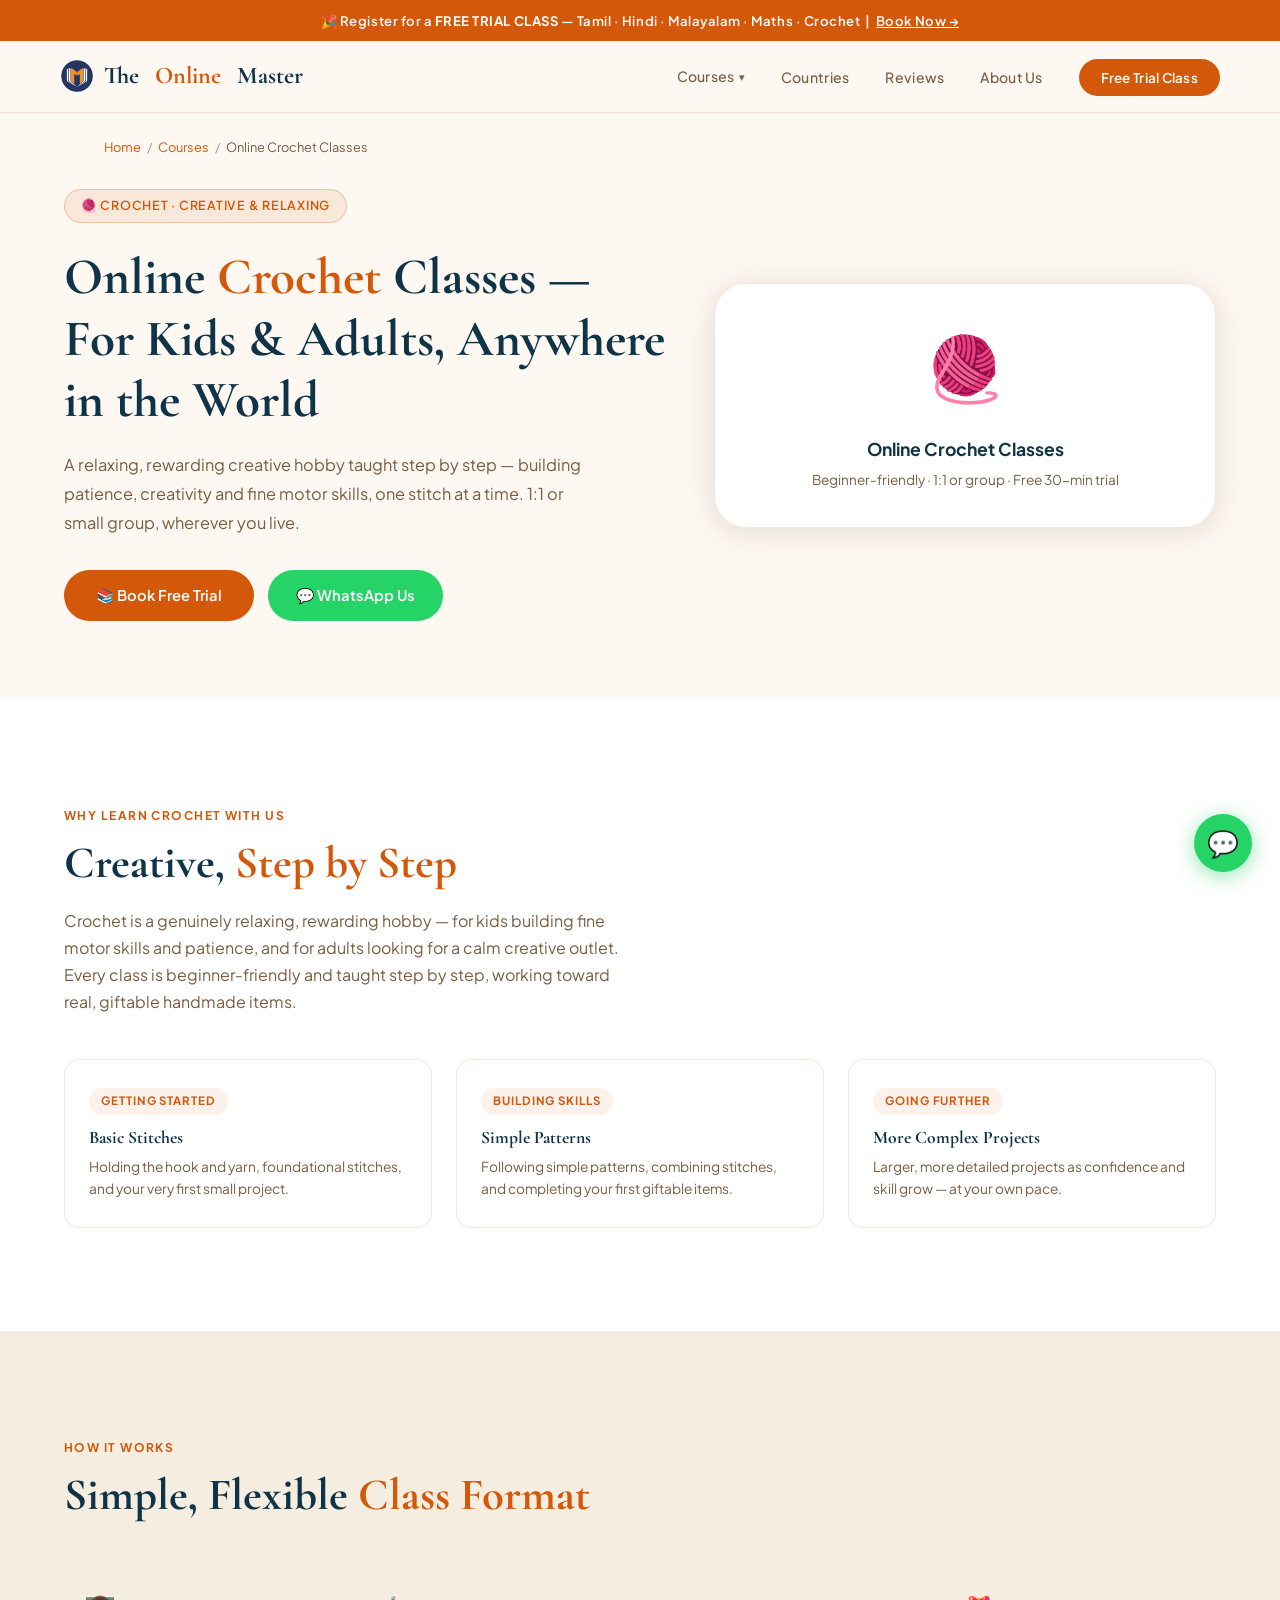
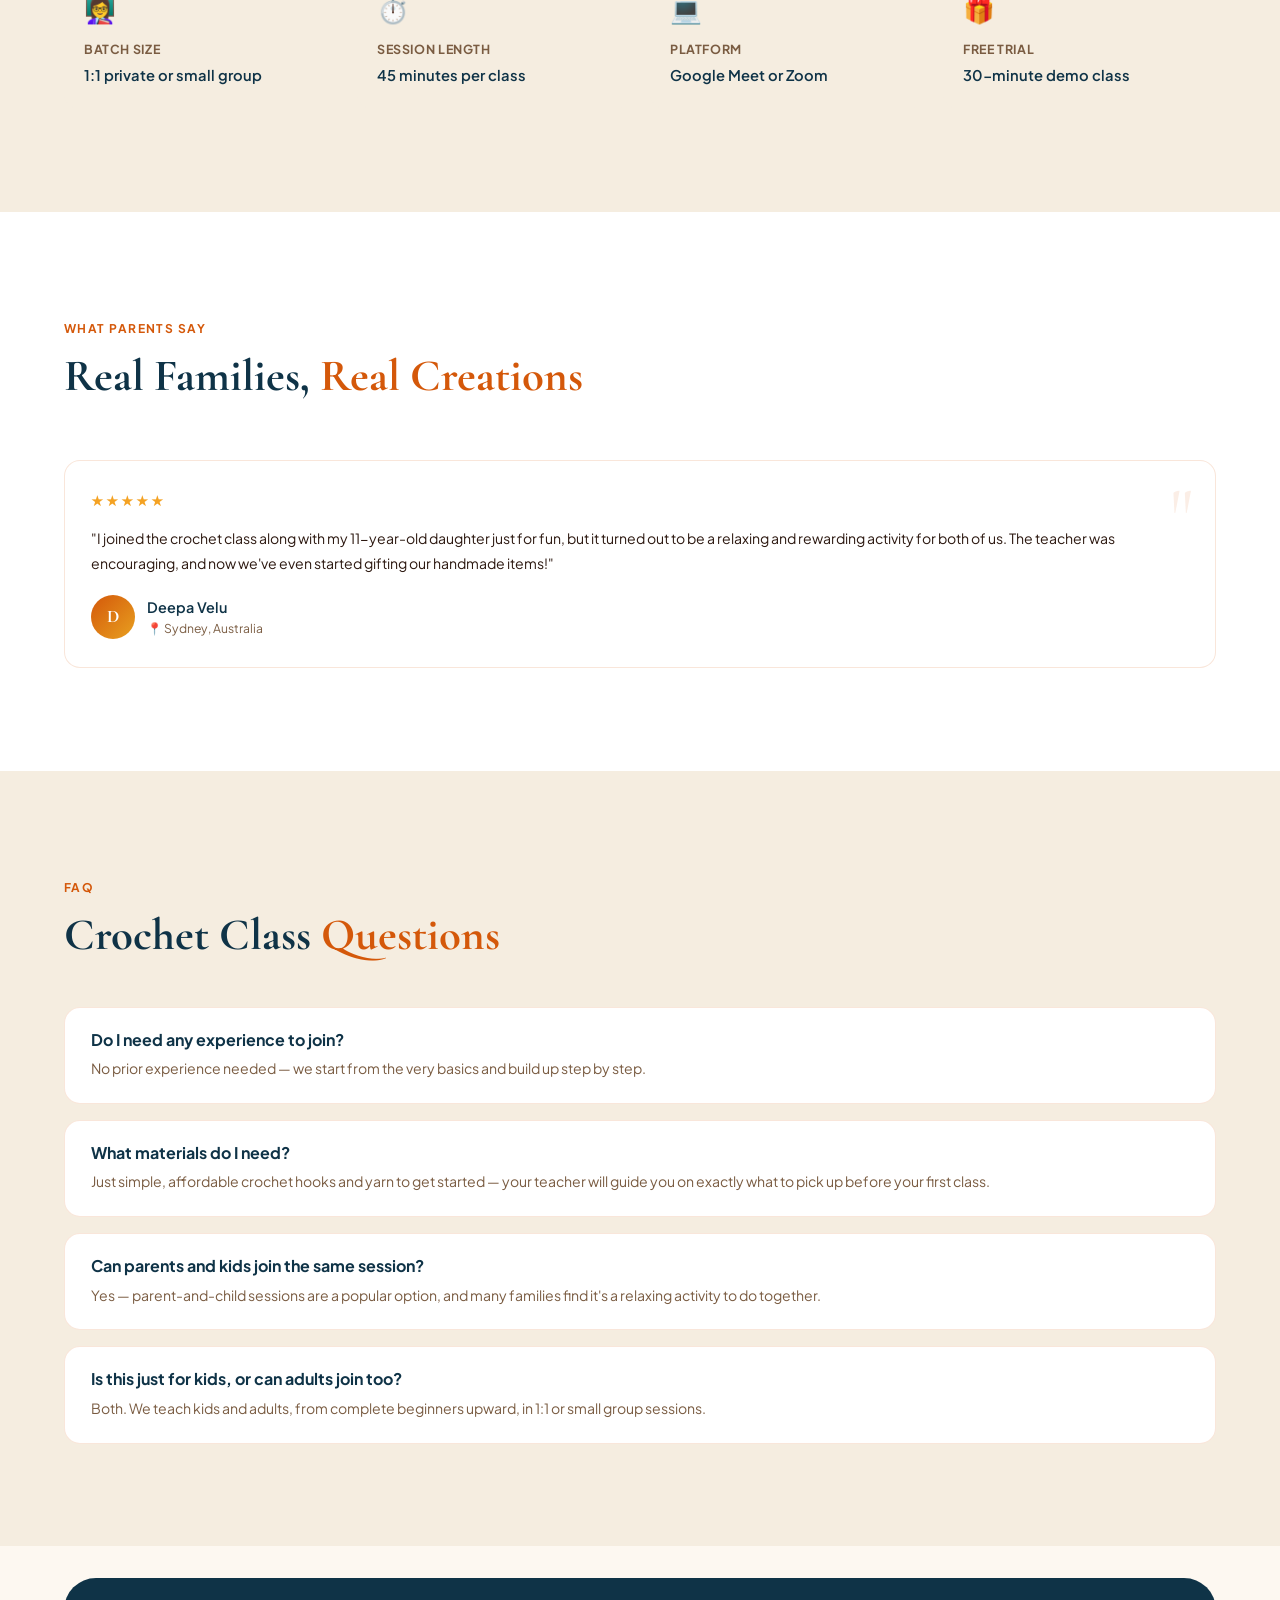
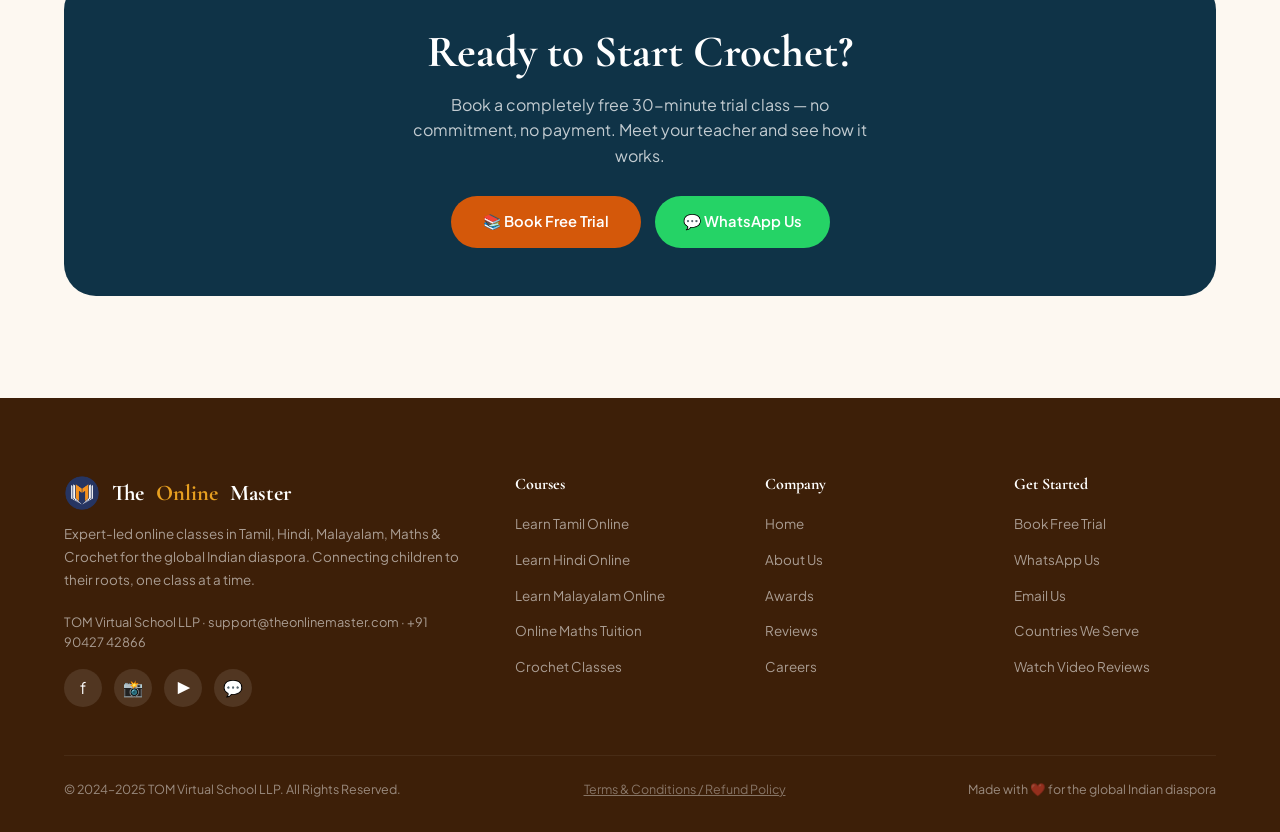
<file: online-crochet-classes.html>
<!DOCTYPE html>
<html lang="en" prefix="og: https://ogp.me/ns#">
<head>
  <meta charset="UTF-8" />
  <meta name="viewport" content="width=device-width, initial-scale=1.0, minimum-scale=1" />

  <title>Online Crochet Classes | Kids & Adults — The Online Master</title>
  <meta name="description" content="Creative online crochet classes for kids and adults. Beginner-friendly, boosts creativity &amp; fine motor skills. 1:1 or small group. Free trial." />
  <meta name="robots" content="index, follow, max-image-preview:large, max-snippet:-1, max-video-preview:-1" />
  <link rel="canonical" href="https://theonlinemaster.com/online-crochet-classes.html" />

  <link rel="icon" type="image/png" sizes="32x32" href="/favicon-32.png" />
  <link rel="apple-touch-icon" sizes="180x180" href="/apple-touch-icon.png" />

  <meta property="og:type" content="website" />
  <meta property="og:url" content="https://theonlinemaster.com/online-crochet-classes.html" />
  <meta property="og:site_name" content="The Online Master" />
  <meta property="og:title" content="Online Crochet Classes — The Online Master" />
  <meta property="og:description" content="Creative online crochet classes for kids and adults. Beginner-friendly, boosts creativity &amp; fine motor skills. 1:1 or small group. Free trial." />
  <meta property="og:image" content="https://theonlinemaster.com/og-image.png" />
  <meta property="og:image:width" content="1200" />
  <meta property="og:image:height" content="630" />

  <meta name="twitter:card" content="summary_large_image" />
  <meta name="twitter:title" content="Online Crochet Classes — The Online Master" />
  <meta name="twitter:description" content="Creative online crochet classes for kids and adults. Beginner-friendly, boosts creativity &amp; fine motor skills. 1:1 or small group. Free trial." />
  <meta name="twitter:image" content="https://theonlinemaster.com/og-image.png" />

  <script type="application/ld+json">
{
  "@context": "https://schema.org",
  "@graph": [
    {
      "@type": "Course",
      "@id": "https://theonlinemaster.com/online-crochet-classes.html#course",
      "name": "Crochet",
      "description": "Creative crochet workshops for kids and adults, beginner-friendly and step-by-step. Boosts creativity, patience and fine motor skills.",
      "provider": {
        "@id": "https://theonlinemaster.com/#organization"
      },
      "url": "https://theonlinemaster.com/online-crochet-classes.html"
    },
    {
      "@type": "BreadcrumbList",
      "itemListElement": [
        {
          "@type": "ListItem",
          "position": 1,
          "name": "Home",
          "item": "https://theonlinemaster.com/"
        },
        {
          "@type": "ListItem",
          "position": 2,
          "name": "Online Crochet Classes",
          "item": "https://theonlinemaster.com/online-crochet-classes.html"
        }
      ]
    },
    {
      "@type": "FAQPage",
      "mainEntity": [
        {
          "@type": "Question",
          "name": "Do I need any experience to join?",
          "acceptedAnswer": {
            "@type": "Answer",
            "text": "No prior experience needed — we start from the very basics and build up step by step."
          }
        },
        {
          "@type": "Question",
          "name": "What materials do I need?",
          "acceptedAnswer": {
            "@type": "Answer",
            "text": "Just simple, affordable crochet hooks and yarn to get started — your teacher will guide you on exactly what to pick up before your first class."
          }
        },
        {
          "@type": "Question",
          "name": "Can parents and kids join the same session?",
          "acceptedAnswer": {
            "@type": "Answer",
            "text": "Yes — parent-and-child sessions are a popular option, and many families find it's a relaxing activity to do together."
          }
        },
        {
          "@type": "Question",
          "name": "Is this just for kids, or can adults join too?",
          "acceptedAnswer": {
            "@type": "Answer",
            "text": "Both. We teach kids and adults, from complete beginners upward, in 1:1 or small group sessions."
          }
        }
      ]
    }
  ]
}
  </script>

  <link rel="preconnect" href="https://fonts.googleapis.com" />
  <link rel="preconnect" href="https://fonts.gstatic.com" crossorigin />
  <link href="https://fonts.googleapis.com/css2?family=Cormorant+Garamond:ital,wght@0,400;0,600;0,700;1,400&family=Plus+Jakarta+Sans:wght@300;400;500;600;700&display=swap" rel="stylesheet" />
  <link rel="stylesheet" href="/styles.css" />
</head>
<body>

<div class="ann-bar">
  🎉 Register for a <strong>FREE TRIAL CLASS</strong> — Tamil · Hindi · Malayalam · Maths · Crochet &nbsp;|&nbsp;
  <a href="/index.html#enquiry">Book Now →</a>
</div>

<nav>
  <a href="/index.html" style="display:flex;align-items:center;gap:10px;text-decoration:none;" class="nav-logo">
    <img src="/logo-icon.png" alt="The Online Master logo" width="34" height="34" style="border-radius:50%;" />
    The <span>&nbsp;Online</span>&nbsp;Master
  </a>
  <ul class="nav-links">
    <li class="nav-dropdown">
      <a href="/index.html#courses">Courses</a>
      <ul class="dropdown-menu">
        <li><a href="/learn-tamil-online.html"><span class="d-icon">அ</span> Learn Tamil</a></li>
        <li><a href="/learn-hindi-online.html"><span class="d-icon">अ</span> Learn Hindi</a></li>
        <li><a href="/learn-malayalam-online.html"><span class="d-icon">🌴</span> Learn Malayalam</a></li>
        <li><a href="/online-maths-tuition.html"><span class="d-icon">➕</span> Learn Maths</a></li>
        <li><a href="/online-crochet-classes.html"><span class="d-icon">🧶</span> Crochet</a></li>
      </ul>
    </li>
    <li><a href="/index.html#countries">Countries</a></li>
    <li><a href="/index.html#reviews">Reviews</a></li>
    <li><a href="/index.html#about">About Us</a></li>
    <li><a href="/index.html?course=Crochet#enquiry" class="nav-cta">Free Trial Class</a></li>
  </ul>
  <div class="hamburger" onclick="openMenu()">
    <span></span><span></span><span></span>
  </div>
</nav>

<div class="mobile-menu" id="mobileMenu">
  <span class="mobile-close" onclick="closeMenu()">✕</span>
  <a href="/learn-tamil-online.html" onclick="closeMenu()">அ Tamil</a>
  <a href="/learn-hindi-online.html" onclick="closeMenu()">अ Hindi</a>
  <a href="/learn-malayalam-online.html" onclick="closeMenu()">🌴 Malayalam</a>
  <a href="/online-maths-tuition.html" onclick="closeMenu()">➕ Maths</a>
  <a href="/online-crochet-classes.html" onclick="closeMenu()">🧶 Crochet</a>
  <a href="/index.html#countries" onclick="closeMenu()">Countries</a>
  <a href="/index.html#reviews" onclick="closeMenu()">Reviews</a>
  <a href="/index.html#about" onclick="closeMenu()">About Us</a>
  <a href="/index.html?course=Crochet#enquiry" onclick="closeMenu()" style="color:var(--saffron)">Free Trial →</a>
</div>

<div class="breadcrumb reveal">
  <a href="/index.html">Home</a><span>/</span><a href="/index.html#courses">Courses</a><span>/</span>Online Crochet Classes
</div>

<section class="course-hero">
  <div class="reveal">
    <div class="hero-badge">🧶 Crochet · Creative &amp; Relaxing</div>
    <h1 class="course-hero-title">Online <em>Crochet</em> Classes — For Kids &amp; Adults, Anywhere in the World</h1>
    <p class="course-hero-sub">A relaxing, rewarding creative hobby taught step by step — building patience, creativity and fine motor skills, one stitch at a time. 1:1 or small group, wherever you live.</p>
    <div class="hero-actions">
      <a href="/index.html?course=Crochet#enquiry" class="btn-primary">📚 Book Free Trial</a>
      <a href="https://wa.me/919042742866?text=Hi%2C%20I%27d%20like%20to%20book%20a%20free%20trial%20Crochet%20class" target="_blank" class="btn-whatsapp">💬 WhatsApp Us</a>
    </div>
  </div>
  <div class="course-hero-visual reveal">
    <div class="glyph">🧶</div>
    <div style="font-weight:700;color:var(--teal-dk);font-size:1.1rem;margin-bottom:6px;">Online Crochet Classes</div>
    <div style="font-size:0.85rem;color:var(--text-muted);">Beginner-friendly · 1:1 or group · Free 30-min trial</div>
  </div>
</section>

<section style="background:var(--white);">
  <div class="section-label reveal">Why Learn Crochet With Us</div>
  <h2 class="section-title reveal">Creative, <em style="color:var(--saffron);font-style:normal">Step by Step</em></h2>
  <p class="section-sub reveal">Crochet is a genuinely relaxing, rewarding hobby — for kids building fine motor skills and patience, and for adults looking for a calm creative outlet. Every class is beginner-friendly and taught step by step, working toward real, giftable handmade items.</p>

  <div class="level-grid">
    <div class="level-card reveal">
      <div class="level-badge">Getting Started</div>
      <h3>Basic Stitches</h3>
      <p>Holding the hook and yarn, foundational stitches, and your very first small project.</p>
    </div>
    <div class="level-card reveal">
      <div class="level-badge">Building Skills</div>
      <h3>Simple Patterns</h3>
      <p>Following simple patterns, combining stitches, and completing your first giftable items.</p>
    </div>
    <div class="level-card reveal">
      <div class="level-badge">Going Further</div>
      <h3>More Complex Projects</h3>
      <p>Larger, more detailed projects as confidence and skill grow — at your own pace.</p>
    </div>
  </div>
</section>

<section id="format" style="background:var(--cream-dk);">
  <div class="section-label reveal">How It Works</div>
  <h2 class="section-title reveal">Simple, Flexible <em style="color:var(--saffron);font-style:normal">Class Format</em></h2>
  <div class="format-grid">
    <div class="format-item reveal"><div class="f-icon">👩‍🏫</div><div class="f-label">Batch Size</div><div class="f-val">1:1 private or small group</div></div>
    <div class="format-item reveal"><div class="f-icon">⏱️</div><div class="f-label">Session Length</div><div class="f-val">45 minutes per class</div></div>
    <div class="format-item reveal"><div class="f-icon">💻</div><div class="f-label">Platform</div><div class="f-val">Google Meet or Zoom</div></div>
    <div class="format-item reveal"><div class="f-icon">🎁</div><div class="f-label">Free Trial</div><div class="f-val">30-minute demo class</div></div>
  </div>
</section>

<section id="reviews-crochet" style="background:var(--white);">
  <div class="section-label reveal">What Parents Say</div>
  <h2 class="section-title reveal">Real Families, <em style="color:var(--saffron);font-style:normal">Real Creations</em></h2>
  <div class="reviews-grid">
    <div class="review-card reveal">
      <div class="review-stars">★★★★★</div>
      <p class="review-text">"I joined the crochet class along with my 11-year-old daughter just for fun, but it turned out to be a relaxing and rewarding activity for both of us. The teacher was encouraging, and now we've even started gifting our handmade items!"</p>
      <div class="reviewer">
        <div class="reviewer-avatar">D</div>
        <div><div class="reviewer-name">Deepa Velu</div><div class="reviewer-loc">📍 Sydney, Australia</div></div>
      </div>
    </div>
  </div>
</section>

<section id="faq" style="background:var(--cream-dk);">
  <div class="section-label reveal">FAQ</div>
  <h2 class="section-title reveal">Crochet Class <em style="color:var(--saffron);font-style:normal">Questions</em></h2>
  <div class="faq-list">
    <div class="faq-item reveal"><h3>Do I need any experience to join?</h3><p>No prior experience needed — we start from the very basics and build up step by step.</p></div>
    <div class="faq-item reveal"><h3>What materials do I need?</h3><p>Just simple, affordable crochet hooks and yarn to get started — your teacher will guide you on exactly what to pick up before your first class.</p></div>
    <div class="faq-item reveal"><h3>Can parents and kids join the same session?</h3><p>Yes — parent-and-child sessions are a popular option, and many families find it's a relaxing activity to do together.</p></div>
    <div class="faq-item reveal"><h3>Is this just for kids, or can adults join too?</h3><p>Both. We teach kids and adults, from complete beginners upward, in 1:1 or small group sessions.</p></div>
  </div>
</section>

<!-- ══ COURSE CTA ══ -->
<section style="padding-top:24px;">
  <div class="course-cta-band reveal">
    <h2 class="section-title">Ready to Start Crochet?</h2>
    <p>Book a completely free 30-minute trial class — no commitment, no payment. Meet your teacher and see how it works.</p>
    <div class="hero-actions">
      <a href="/index.html?course=Crochet#enquiry" class="btn-primary">📚 Book Free Trial</a>
      <a href="https://wa.me/919042742866?text=Hi%2C%20I%27d%20like%20to%20book%20a%20free%20trial%20Crochet%20class" target="_blank" class="btn-whatsapp">💬 WhatsApp Us</a>
    </div>
  </div>
</section>

<footer>
  <div class="footer-grid">
    <div class="footer-brand">
      <div class="footer-brand-name" style="display:flex;align-items:center;gap:12px;">
        <img src="/logo-icon.png" alt="The Online Master logo" width="36" height="36" />
        The <span>Online</span> Master
      </div>
      <p class="footer-desc">Expert-led online classes in Tamil, Hindi, Malayalam, Maths &amp; Crochet for the global Indian diaspora. Connecting children to their roots, one class at a time.</p>
      <div style="font-size:0.8rem; margin-bottom:16px; opacity:0.7;">TOM Virtual School LLP · support@theonlinemaster.com · +91 90427 42866</div>
      <div class="footer-socials">
        <a href="https://www.facebook.com/theonlinemaster.official/" target="_blank" class="social-btn" title="Facebook">f</a>
        <a href="https://www.instagram.com/theonlinemaster/" target="_blank" class="social-btn" title="Instagram">📸</a>
        <a href="https://www.youtube.com/@TheOnlineMaster-Tamil" target="_blank" class="social-btn" title="YouTube">▶</a>
        <a href="https://wa.me/919042742866" target="_blank" class="social-btn" title="WhatsApp">💬</a>
      </div>
    </div>
    <div class="footer-col">
      <h4>Courses</h4>
      <ul class="footer-links">
        <li><a href="/learn-tamil-online.html">Learn Tamil Online</a></li>
        <li><a href="/learn-hindi-online.html">Learn Hindi Online</a></li>
        <li><a href="/learn-malayalam-online.html">Learn Malayalam Online</a></li>
        <li><a href="/online-maths-tuition.html">Online Maths Tuition</a></li>
        <li><a href="/online-crochet-classes.html">Crochet Classes</a></li>
      </ul>
    </div>
    <div class="footer-col">
      <h4>Company</h4>
      <ul class="footer-links">
        <li><a href="/index.html#home">Home</a></li>
        <li><a href="/index.html#about">About Us</a></li>
        <li><a href="/index.html#awards">Awards</a></li>
        <li><a href="/index.html#reviews">Reviews</a></li>
        <li><a href="https://linktr.ee/The_Online_Master" target="_blank" rel="noopener">Careers</a></li>
      </ul>
    </div>
    <div class="footer-col">
      <h4>Get Started</h4>
      <ul class="footer-links">
        <li><a href="/index.html?course=Crochet#enquiry">Book Free Trial</a></li>
        <li><a href="https://wa.me/919042742866" target="_blank">WhatsApp Us</a></li>
        <li><a href="mailto:support@theonlinemaster.com">Email Us</a></li>
        <li><a href="/index.html#countries">Countries We Serve</a></li>
        <li><a href="https://www.instagram.com/stories/highlights/18080986339621599/" target="_blank">Watch Video Reviews</a></li>
      </ul>
    </div>
  </div>
  <div class="footer-bottom">
    <span>© 2024–2025 TOM Virtual School LLP. All Rights Reserved.</span>
    <span><a href="/terms.html" target="_blank" rel="noopener" style="opacity:0.8;text-decoration:underline;">Terms &amp; Conditions / Refund Policy</a></span>
    <span>Made with ❤️ for the global Indian diaspora</span>
  </div>
</footer>

<a href="https://wa.me/919042742866?text=Hi%2C%20I%27d%20like%20to%20book%20a%20free%20trial%20Crochet%20class" target="_blank" class="fab-wa" title="Chat on WhatsApp" aria-label="WhatsApp">
  💬
</a>

<script>
  function openMenu() { document.getElementById('mobileMenu').classList.add('open'); document.body.style.overflow='hidden'; }
  function closeMenu() { document.getElementById('mobileMenu').classList.remove('open'); document.body.style.overflow=''; }

  const observer = new IntersectionObserver((entries) => {
    entries.forEach(e => { if (e.isIntersecting) { e.target.classList.add('visible'); } });
  }, { threshold: 0.1, rootMargin: '0px 0px -40px 0px' });
  document.querySelectorAll('.reveal').forEach(el => observer.observe(el));

  document.querySelectorAll('a[href^="#"]').forEach(a => {
    a.addEventListener('click', e => {
      const target = document.querySelector(a.getAttribute('href'));
      if (target) { e.preventDefault(); target.scrollIntoView({ behavior: 'smooth' }); }
    });
  });
</script>
</body>
</html>
</file>
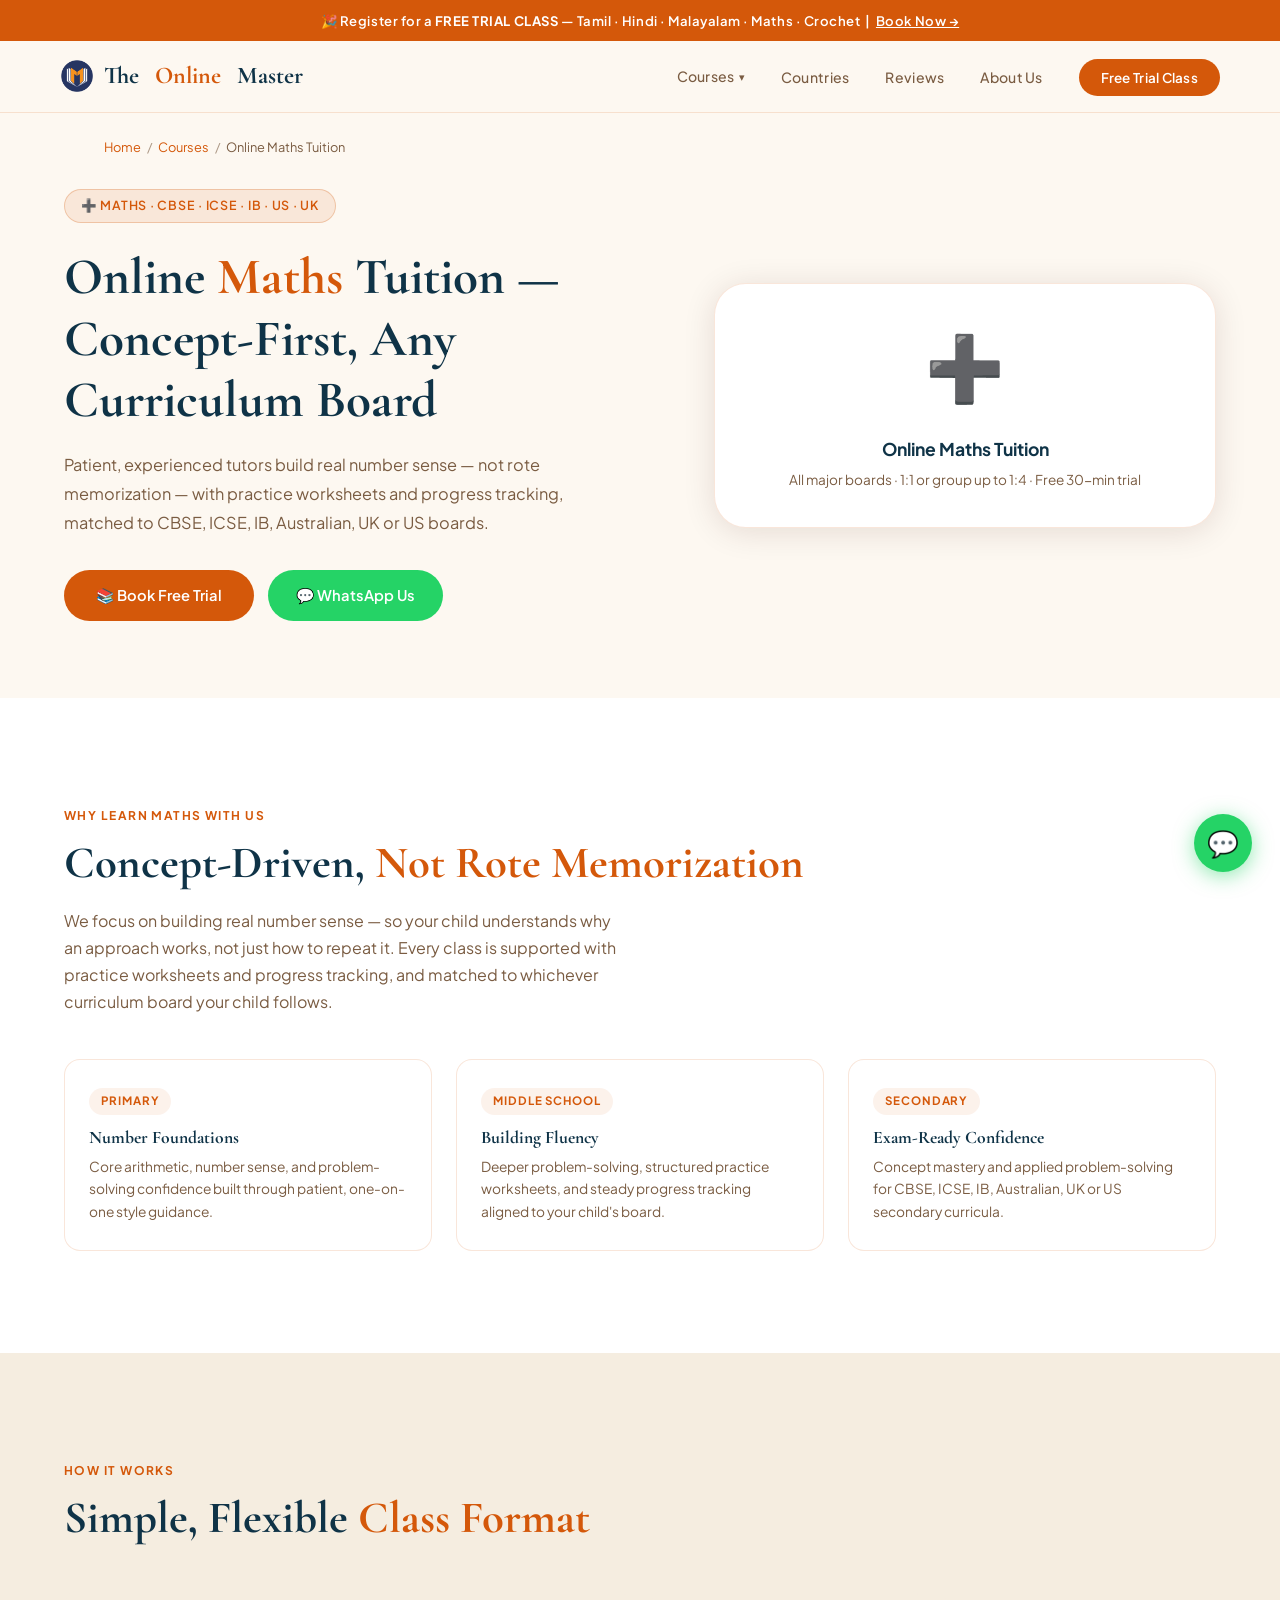
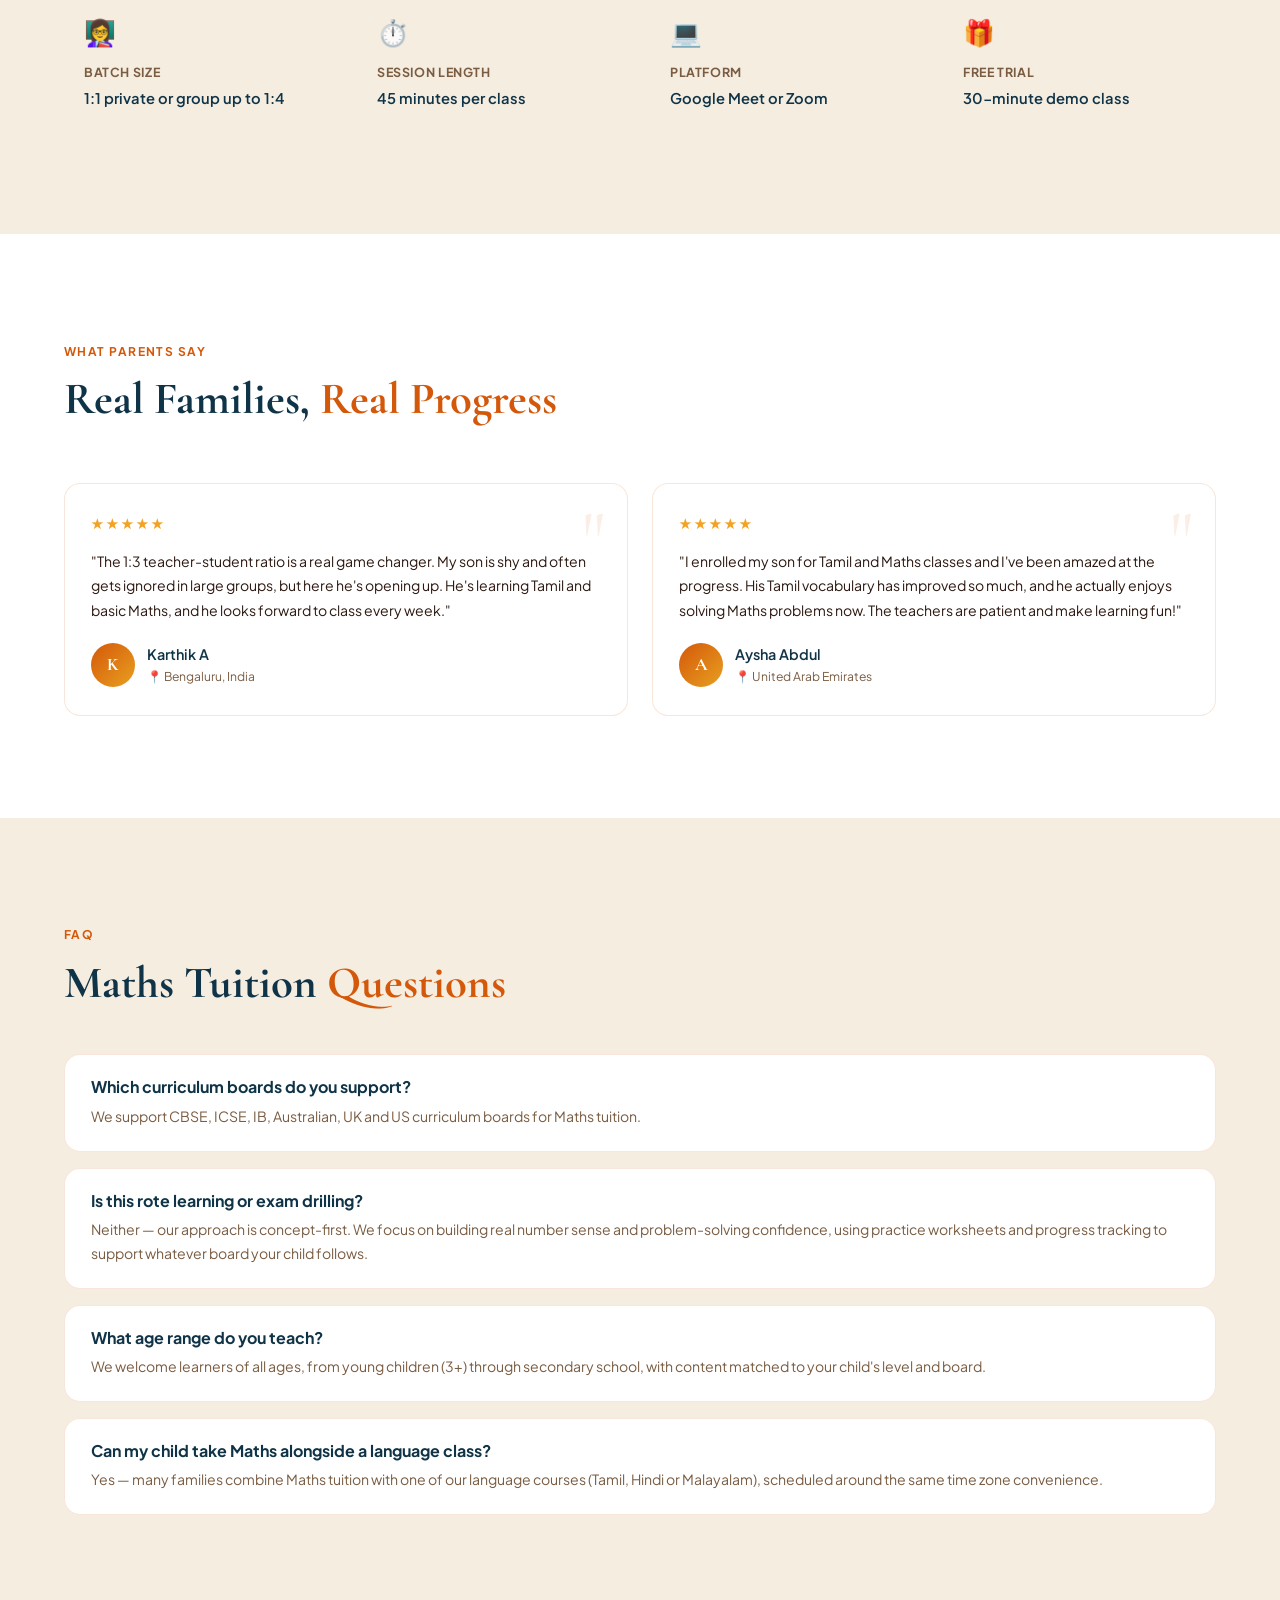
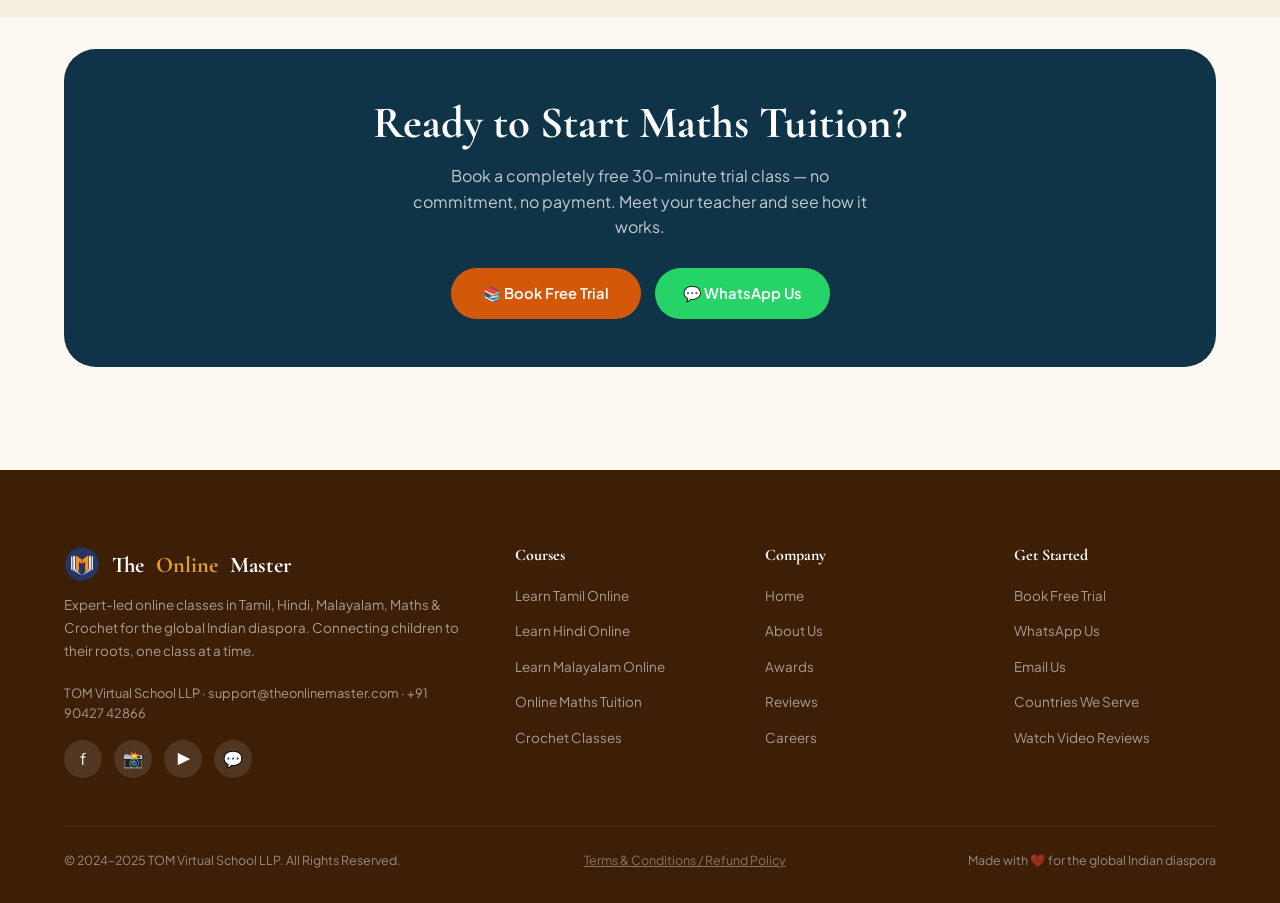
<file: online-maths-tuition.html>
<!DOCTYPE html>
<html lang="en" prefix="og: https://ogp.me/ns#">
<head>
  <meta charset="UTF-8" />
  <meta name="viewport" content="width=device-width, initial-scale=1.0, minimum-scale=1" />

  <title>Online Maths Tuition | CBSE, ICSE, IB, US & UK Boards — The Online Master</title>
  <meta name="description" content="Concept-driven online Maths tuition for kids of all ages. Supports CBSE, ICSE, IB, Australian, UK &amp; US boards. 1:1 or small group. Free trial." />
  <meta name="robots" content="index, follow, max-image-preview:large, max-snippet:-1, max-video-preview:-1" />
  <link rel="canonical" href="https://theonlinemaster.com/online-maths-tuition.html" />

  <link rel="icon" type="image/png" sizes="32x32" href="/favicon-32.png" />
  <link rel="apple-touch-icon" sizes="180x180" href="/apple-touch-icon.png" />

  <meta property="og:type" content="website" />
  <meta property="og:url" content="https://theonlinemaster.com/online-maths-tuition.html" />
  <meta property="og:site_name" content="The Online Master" />
  <meta property="og:title" content="Online Maths Tuition — The Online Master" />
  <meta property="og:description" content="Concept-driven online Maths tuition for kids of all ages. Supports CBSE, ICSE, IB, Australian, UK &amp; US boards. 1:1 or small group. Free trial." />
  <meta property="og:image" content="https://theonlinemaster.com/og-image.png" />
  <meta property="og:image:width" content="1200" />
  <meta property="og:image:height" content="630" />

  <meta name="twitter:card" content="summary_large_image" />
  <meta name="twitter:title" content="Online Maths Tuition — The Online Master" />
  <meta name="twitter:description" content="Concept-driven online Maths tuition for kids of all ages. Supports CBSE, ICSE, IB, Australian, UK &amp; US boards. 1:1 or small group. Free trial." />
  <meta name="twitter:image" content="https://theonlinemaster.com/og-image.png" />

  <script type="application/ld+json">
{
  "@context": "https://schema.org",
  "@graph": [
    {
      "@type": "Course",
      "@id": "https://theonlinemaster.com/online-maths-tuition.html#course",
      "name": "Maths",
      "description": "Concept-driven Maths classes for kids of all ages, building real number sense rather than rote memorization. Supports CBSE, ICSE, IB, Australian, UK and US curriculum boards.",
      "provider": {
        "@id": "https://theonlinemaster.com/#organization"
      },
      "url": "https://theonlinemaster.com/online-maths-tuition.html",
      "educationalLevel": "Primary to Secondary"
    },
    {
      "@type": "BreadcrumbList",
      "itemListElement": [
        {
          "@type": "ListItem",
          "position": 1,
          "name": "Home",
          "item": "https://theonlinemaster.com/"
        },
        {
          "@type": "ListItem",
          "position": 2,
          "name": "Online Maths Tuition",
          "item": "https://theonlinemaster.com/online-maths-tuition.html"
        }
      ]
    },
    {
      "@type": "FAQPage",
      "mainEntity": [
        {
          "@type": "Question",
          "name": "Which curriculum boards do you support?",
          "acceptedAnswer": {
            "@type": "Answer",
            "text": "We support CBSE, ICSE, IB, Australian, UK and US curriculum boards for Maths tuition."
          }
        },
        {
          "@type": "Question",
          "name": "Is this rote learning or exam drilling?",
          "acceptedAnswer": {
            "@type": "Answer",
            "text": "Neither — our approach is concept-first. We focus on building real number sense and problem-solving confidence, using practice worksheets and progress tracking to support whatever board your child follows."
          }
        },
        {
          "@type": "Question",
          "name": "What age range do you teach?",
          "acceptedAnswer": {
            "@type": "Answer",
            "text": "We welcome learners of all ages, from young children (3+) through secondary school, with content matched to your child's level and board."
          }
        },
        {
          "@type": "Question",
          "name": "Can my child take Maths alongside a language class?",
          "acceptedAnswer": {
            "@type": "Answer",
            "text": "Yes — many families combine Maths tuition with one of our language courses (Tamil, Hindi or Malayalam), scheduled around the same time zone convenience."
          }
        }
      ]
    }
  ]
}
  </script>

  <link rel="preconnect" href="https://fonts.googleapis.com" />
  <link rel="preconnect" href="https://fonts.gstatic.com" crossorigin />
  <link href="https://fonts.googleapis.com/css2?family=Cormorant+Garamond:ital,wght@0,400;0,600;0,700;1,400&family=Plus+Jakarta+Sans:wght@300;400;500;600;700&display=swap" rel="stylesheet" />
  <link rel="stylesheet" href="/styles.css" />
</head>
<body>

<div class="ann-bar">
  🎉 Register for a <strong>FREE TRIAL CLASS</strong> — Tamil · Hindi · Malayalam · Maths · Crochet &nbsp;|&nbsp;
  <a href="/index.html#enquiry">Book Now →</a>
</div>

<nav>
  <a href="/index.html" style="display:flex;align-items:center;gap:10px;text-decoration:none;" class="nav-logo">
    <img src="/logo-icon.png" alt="The Online Master logo" width="34" height="34" style="border-radius:50%;" />
    The <span>&nbsp;Online</span>&nbsp;Master
  </a>
  <ul class="nav-links">
    <li class="nav-dropdown">
      <a href="/index.html#courses">Courses</a>
      <ul class="dropdown-menu">
        <li><a href="/learn-tamil-online.html"><span class="d-icon">அ</span> Learn Tamil</a></li>
        <li><a href="/learn-hindi-online.html"><span class="d-icon">अ</span> Learn Hindi</a></li>
        <li><a href="/learn-malayalam-online.html"><span class="d-icon">🌴</span> Learn Malayalam</a></li>
        <li><a href="/online-maths-tuition.html"><span class="d-icon">➕</span> Learn Maths</a></li>
        <li><a href="/online-crochet-classes.html"><span class="d-icon">🧶</span> Crochet</a></li>
      </ul>
    </li>
    <li><a href="/index.html#countries">Countries</a></li>
    <li><a href="/index.html#reviews">Reviews</a></li>
    <li><a href="/index.html#about">About Us</a></li>
    <li><a href="/index.html?course=Maths#enquiry" class="nav-cta">Free Trial Class</a></li>
  </ul>
  <div class="hamburger" onclick="openMenu()">
    <span></span><span></span><span></span>
  </div>
</nav>

<div class="mobile-menu" id="mobileMenu">
  <span class="mobile-close" onclick="closeMenu()">✕</span>
  <a href="/learn-tamil-online.html" onclick="closeMenu()">அ Tamil</a>
  <a href="/learn-hindi-online.html" onclick="closeMenu()">अ Hindi</a>
  <a href="/learn-malayalam-online.html" onclick="closeMenu()">🌴 Malayalam</a>
  <a href="/online-maths-tuition.html" onclick="closeMenu()">➕ Maths</a>
  <a href="/online-crochet-classes.html" onclick="closeMenu()">🧶 Crochet</a>
  <a href="/index.html#countries" onclick="closeMenu()">Countries</a>
  <a href="/index.html#reviews" onclick="closeMenu()">Reviews</a>
  <a href="/index.html#about" onclick="closeMenu()">About Us</a>
  <a href="/index.html?course=Maths#enquiry" onclick="closeMenu()" style="color:var(--saffron)">Free Trial →</a>
</div>

<div class="breadcrumb reveal">
  <a href="/index.html">Home</a><span>/</span><a href="/index.html#courses">Courses</a><span>/</span>Online Maths Tuition
</div>

<section class="course-hero">
  <div class="reveal">
    <div class="hero-badge">➕ Maths · CBSE · ICSE · IB · US · UK</div>
    <h1 class="course-hero-title">Online <em>Maths</em> Tuition — Concept-First, Any Curriculum Board</h1>
    <p class="course-hero-sub">Patient, experienced tutors build real number sense — not rote memorization — with practice worksheets and progress tracking, matched to CBSE, ICSE, IB, Australian, UK or US boards.</p>
    <div class="hero-actions">
      <a href="/index.html?course=Maths#enquiry" class="btn-primary">📚 Book Free Trial</a>
      <a href="https://wa.me/919042742866?text=Hi%2C%20I%27d%20like%20to%20book%20a%20free%20trial%20Maths%20class" target="_blank" class="btn-whatsapp">💬 WhatsApp Us</a>
    </div>
  </div>
  <div class="course-hero-visual reveal">
    <div class="glyph">➕</div>
    <div style="font-weight:700;color:var(--teal-dk);font-size:1.1rem;margin-bottom:6px;">Online Maths Tuition</div>
    <div style="font-size:0.85rem;color:var(--text-muted);">All major boards · 1:1 or group up to 1:4 · Free 30-min trial</div>
  </div>
</section>

<section style="background:var(--white);">
  <div class="section-label reveal">Why Learn Maths With Us</div>
  <h2 class="section-title reveal">Concept-Driven, <em style="color:var(--saffron);font-style:normal">Not Rote Memorization</em></h2>
  <p class="section-sub reveal">We focus on building real number sense — so your child understands why an approach works, not just how to repeat it. Every class is supported with practice worksheets and progress tracking, and matched to whichever curriculum board your child follows.</p>

  <div class="level-grid">
    <div class="level-card reveal">
      <div class="level-badge">Primary</div>
      <h3>Number Foundations</h3>
      <p>Core arithmetic, number sense, and problem-solving confidence built through patient, one-on-one style guidance.</p>
    </div>
    <div class="level-card reveal">
      <div class="level-badge">Middle School</div>
      <h3>Building Fluency</h3>
      <p>Deeper problem-solving, structured practice worksheets, and steady progress tracking aligned to your child's board.</p>
    </div>
    <div class="level-card reveal">
      <div class="level-badge">Secondary</div>
      <h3>Exam-Ready Confidence</h3>
      <p>Concept mastery and applied problem-solving for CBSE, ICSE, IB, Australian, UK or US secondary curricula.</p>
    </div>
  </div>
</section>

<section id="format" style="background:var(--cream-dk);">
  <div class="section-label reveal">How It Works</div>
  <h2 class="section-title reveal">Simple, Flexible <em style="color:var(--saffron);font-style:normal">Class Format</em></h2>
  <div class="format-grid">
    <div class="format-item reveal"><div class="f-icon">👩‍🏫</div><div class="f-label">Batch Size</div><div class="f-val">1:1 private or group up to 1:4</div></div>
    <div class="format-item reveal"><div class="f-icon">⏱️</div><div class="f-label">Session Length</div><div class="f-val">45 minutes per class</div></div>
    <div class="format-item reveal"><div class="f-icon">💻</div><div class="f-label">Platform</div><div class="f-val">Google Meet or Zoom</div></div>
    <div class="format-item reveal"><div class="f-icon">🎁</div><div class="f-label">Free Trial</div><div class="f-val">30-minute demo class</div></div>
  </div>
</section>

<section id="reviews-maths" style="background:var(--white);">
  <div class="section-label reveal">What Parents Say</div>
  <h2 class="section-title reveal">Real Families, <em style="color:var(--saffron);font-style:normal">Real Progress</em></h2>
  <div class="reviews-grid">
    <div class="review-card reveal">
      <div class="review-stars">★★★★★</div>
      <p class="review-text">"The 1:3 teacher-student ratio is a real game changer. My son is shy and often gets ignored in large groups, but here he's opening up. He's learning Tamil and basic Maths, and he looks forward to class every week."</p>
      <div class="reviewer">
        <div class="reviewer-avatar">K</div>
        <div><div class="reviewer-name">Karthik A</div><div class="reviewer-loc">📍 Bengaluru, India</div></div>
      </div>
    </div>
    <div class="review-card reveal">
      <div class="review-stars">★★★★★</div>
      <p class="review-text">"I enrolled my son for Tamil and Maths classes and I've been amazed at the progress. His Tamil vocabulary has improved so much, and he actually enjoys solving Maths problems now. The teachers are patient and make learning fun!"</p>
      <div class="reviewer">
        <div class="reviewer-avatar">A</div>
        <div><div class="reviewer-name">Aysha Abdul</div><div class="reviewer-loc">📍 United Arab Emirates</div></div>
      </div>
    </div>
  </div>
</section>

<section id="faq" style="background:var(--cream-dk);">
  <div class="section-label reveal">FAQ</div>
  <h2 class="section-title reveal">Maths Tuition <em style="color:var(--saffron);font-style:normal">Questions</em></h2>
  <div class="faq-list">
    <div class="faq-item reveal"><h3>Which curriculum boards do you support?</h3><p>We support CBSE, ICSE, IB, Australian, UK and US curriculum boards for Maths tuition.</p></div>
    <div class="faq-item reveal"><h3>Is this rote learning or exam drilling?</h3><p>Neither — our approach is concept-first. We focus on building real number sense and problem-solving confidence, using practice worksheets and progress tracking to support whatever board your child follows.</p></div>
    <div class="faq-item reveal"><h3>What age range do you teach?</h3><p>We welcome learners of all ages, from young children (3+) through secondary school, with content matched to your child's level and board.</p></div>
    <div class="faq-item reveal"><h3>Can my child take Maths alongside a language class?</h3><p>Yes — many families combine Maths tuition with one of our language courses (Tamil, Hindi or Malayalam), scheduled around the same time zone convenience.</p></div>
  </div>
</section>

<!-- ══ COURSE CTA ══ -->
<section style="padding-top:24px;">
  <div class="course-cta-band reveal">
    <h2 class="section-title">Ready to Start Maths Tuition?</h2>
    <p>Book a completely free 30-minute trial class — no commitment, no payment. Meet your teacher and see how it works.</p>
    <div class="hero-actions">
      <a href="/index.html?course=Maths#enquiry" class="btn-primary">📚 Book Free Trial</a>
      <a href="https://wa.me/919042742866?text=Hi%2C%20I%27d%20like%20to%20book%20a%20free%20trial%20Maths%20class" target="_blank" class="btn-whatsapp">💬 WhatsApp Us</a>
    </div>
  </div>
</section>

<footer>
  <div class="footer-grid">
    <div class="footer-brand">
      <div class="footer-brand-name" style="display:flex;align-items:center;gap:12px;">
        <img src="/logo-icon.png" alt="The Online Master logo" width="36" height="36" />
        The <span>Online</span> Master
      </div>
      <p class="footer-desc">Expert-led online classes in Tamil, Hindi, Malayalam, Maths &amp; Crochet for the global Indian diaspora. Connecting children to their roots, one class at a time.</p>
      <div style="font-size:0.8rem; margin-bottom:16px; opacity:0.7;">TOM Virtual School LLP · support@theonlinemaster.com · +91 90427 42866</div>
      <div class="footer-socials">
        <a href="https://www.facebook.com/theonlinemaster.official/" target="_blank" class="social-btn" title="Facebook">f</a>
        <a href="https://www.instagram.com/theonlinemaster/" target="_blank" class="social-btn" title="Instagram">📸</a>
        <a href="https://www.youtube.com/@TheOnlineMaster-Tamil" target="_blank" class="social-btn" title="YouTube">▶</a>
        <a href="https://wa.me/919042742866" target="_blank" class="social-btn" title="WhatsApp">💬</a>
      </div>
    </div>
    <div class="footer-col">
      <h4>Courses</h4>
      <ul class="footer-links">
        <li><a href="/learn-tamil-online.html">Learn Tamil Online</a></li>
        <li><a href="/learn-hindi-online.html">Learn Hindi Online</a></li>
        <li><a href="/learn-malayalam-online.html">Learn Malayalam Online</a></li>
        <li><a href="/online-maths-tuition.html">Online Maths Tuition</a></li>
        <li><a href="/online-crochet-classes.html">Crochet Classes</a></li>
      </ul>
    </div>
    <div class="footer-col">
      <h4>Company</h4>
      <ul class="footer-links">
        <li><a href="/index.html#home">Home</a></li>
        <li><a href="/index.html#about">About Us</a></li>
        <li><a href="/index.html#awards">Awards</a></li>
        <li><a href="/index.html#reviews">Reviews</a></li>
        <li><a href="https://linktr.ee/The_Online_Master" target="_blank" rel="noopener">Careers</a></li>
      </ul>
    </div>
    <div class="footer-col">
      <h4>Get Started</h4>
      <ul class="footer-links">
        <li><a href="/index.html?course=Maths#enquiry">Book Free Trial</a></li>
        <li><a href="https://wa.me/919042742866" target="_blank">WhatsApp Us</a></li>
        <li><a href="mailto:support@theonlinemaster.com">Email Us</a></li>
        <li><a href="/index.html#countries">Countries We Serve</a></li>
        <li><a href="https://www.instagram.com/stories/highlights/18080986339621599/" target="_blank">Watch Video Reviews</a></li>
      </ul>
    </div>
  </div>
  <div class="footer-bottom">
    <span>© 2024–2025 TOM Virtual School LLP. All Rights Reserved.</span>
    <span><a href="/terms.html" target="_blank" rel="noopener" style="opacity:0.8;text-decoration:underline;">Terms &amp; Conditions / Refund Policy</a></span>
    <span>Made with ❤️ for the global Indian diaspora</span>
  </div>
</footer>

<a href="https://wa.me/919042742866?text=Hi%2C%20I%27d%20like%20to%20book%20a%20free%20trial%20Maths%20class" target="_blank" class="fab-wa" title="Chat on WhatsApp" aria-label="WhatsApp">
  💬
</a>

<script>
  function openMenu() { document.getElementById('mobileMenu').classList.add('open'); document.body.style.overflow='hidden'; }
  function closeMenu() { document.getElementById('mobileMenu').classList.remove('open'); document.body.style.overflow=''; }

  const observer = new IntersectionObserver((entries) => {
    entries.forEach(e => { if (e.isIntersecting) { e.target.classList.add('visible'); } });
  }, { threshold: 0.1, rootMargin: '0px 0px -40px 0px' });
  document.querySelectorAll('.reveal').forEach(el => observer.observe(el));

  document.querySelectorAll('a[href^="#"]').forEach(a => {
    a.addEventListener('click', e => {
      const target = document.querySelector(a.getAttribute('href'));
      if (target) { e.preventDefault(); target.scrollIntoView({ behavior: 'smooth' }); }
    });
  });
</script>
</body>
</html>
</file>
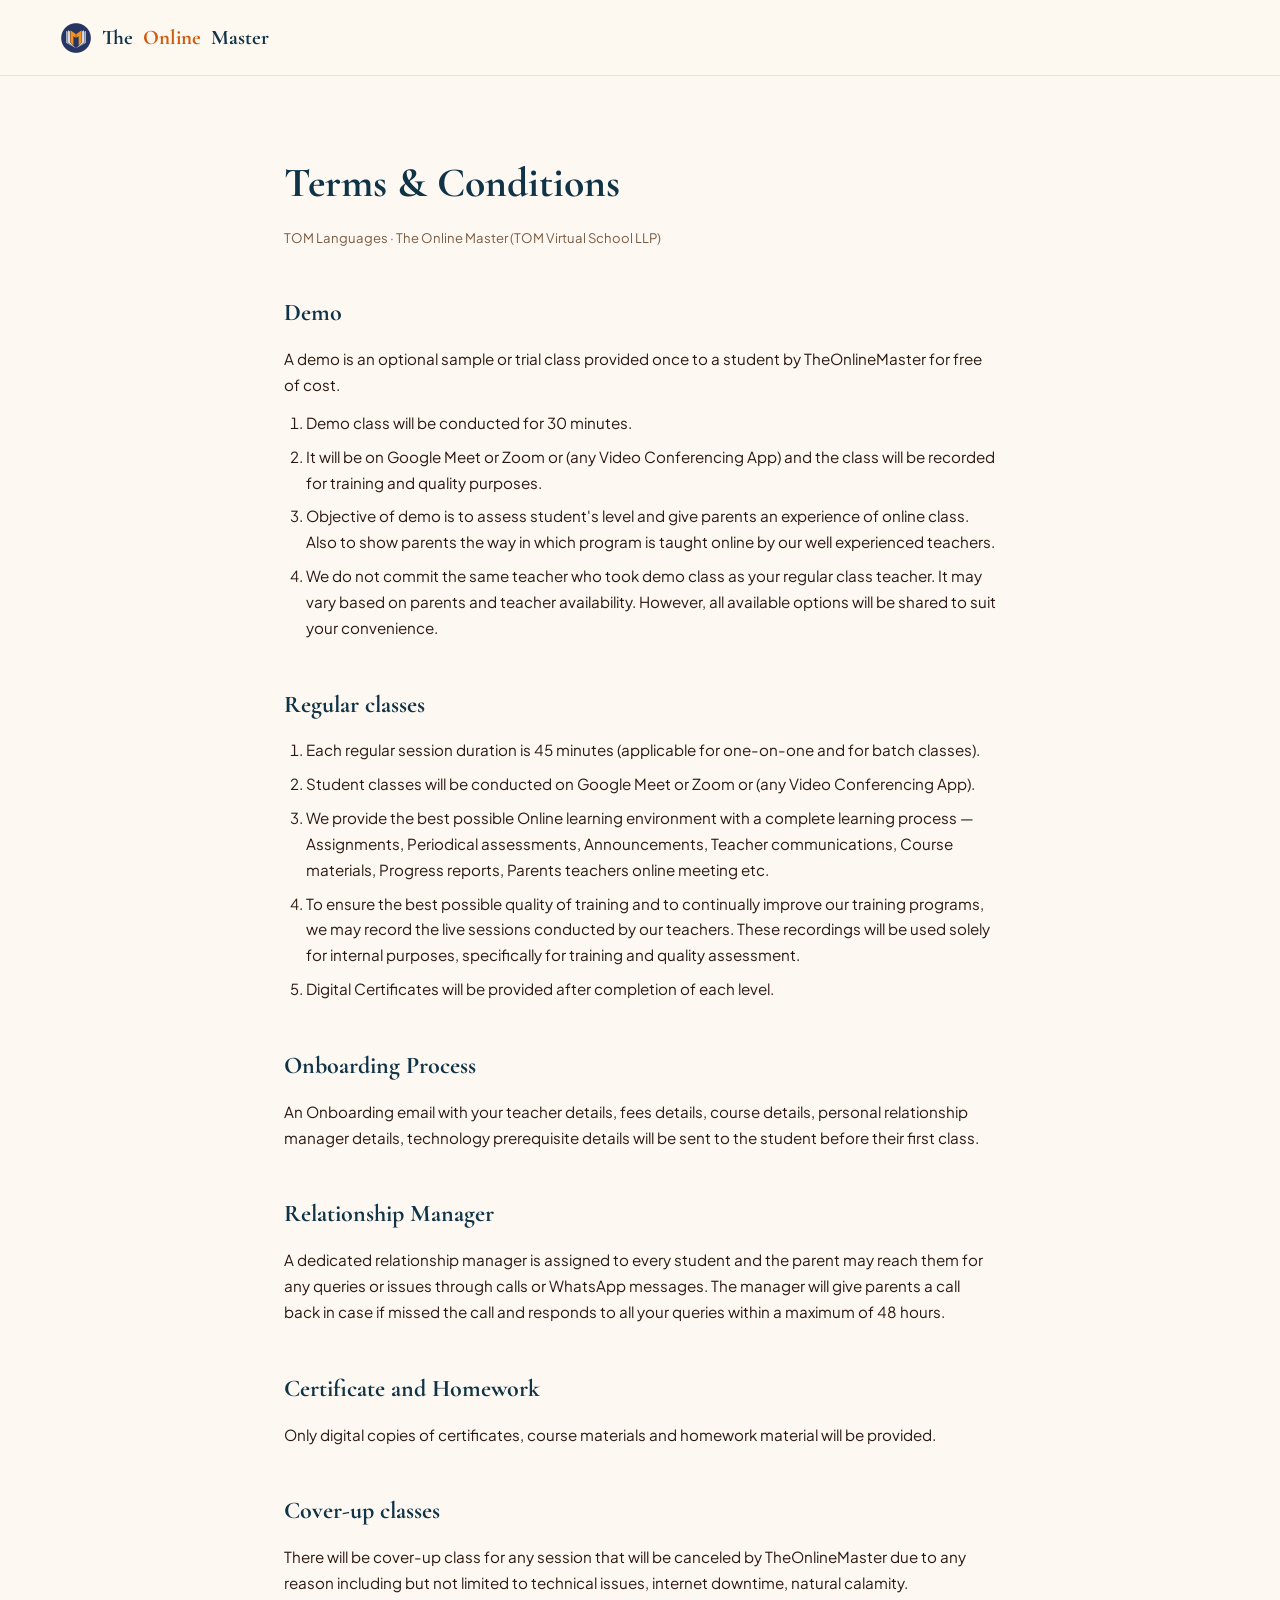
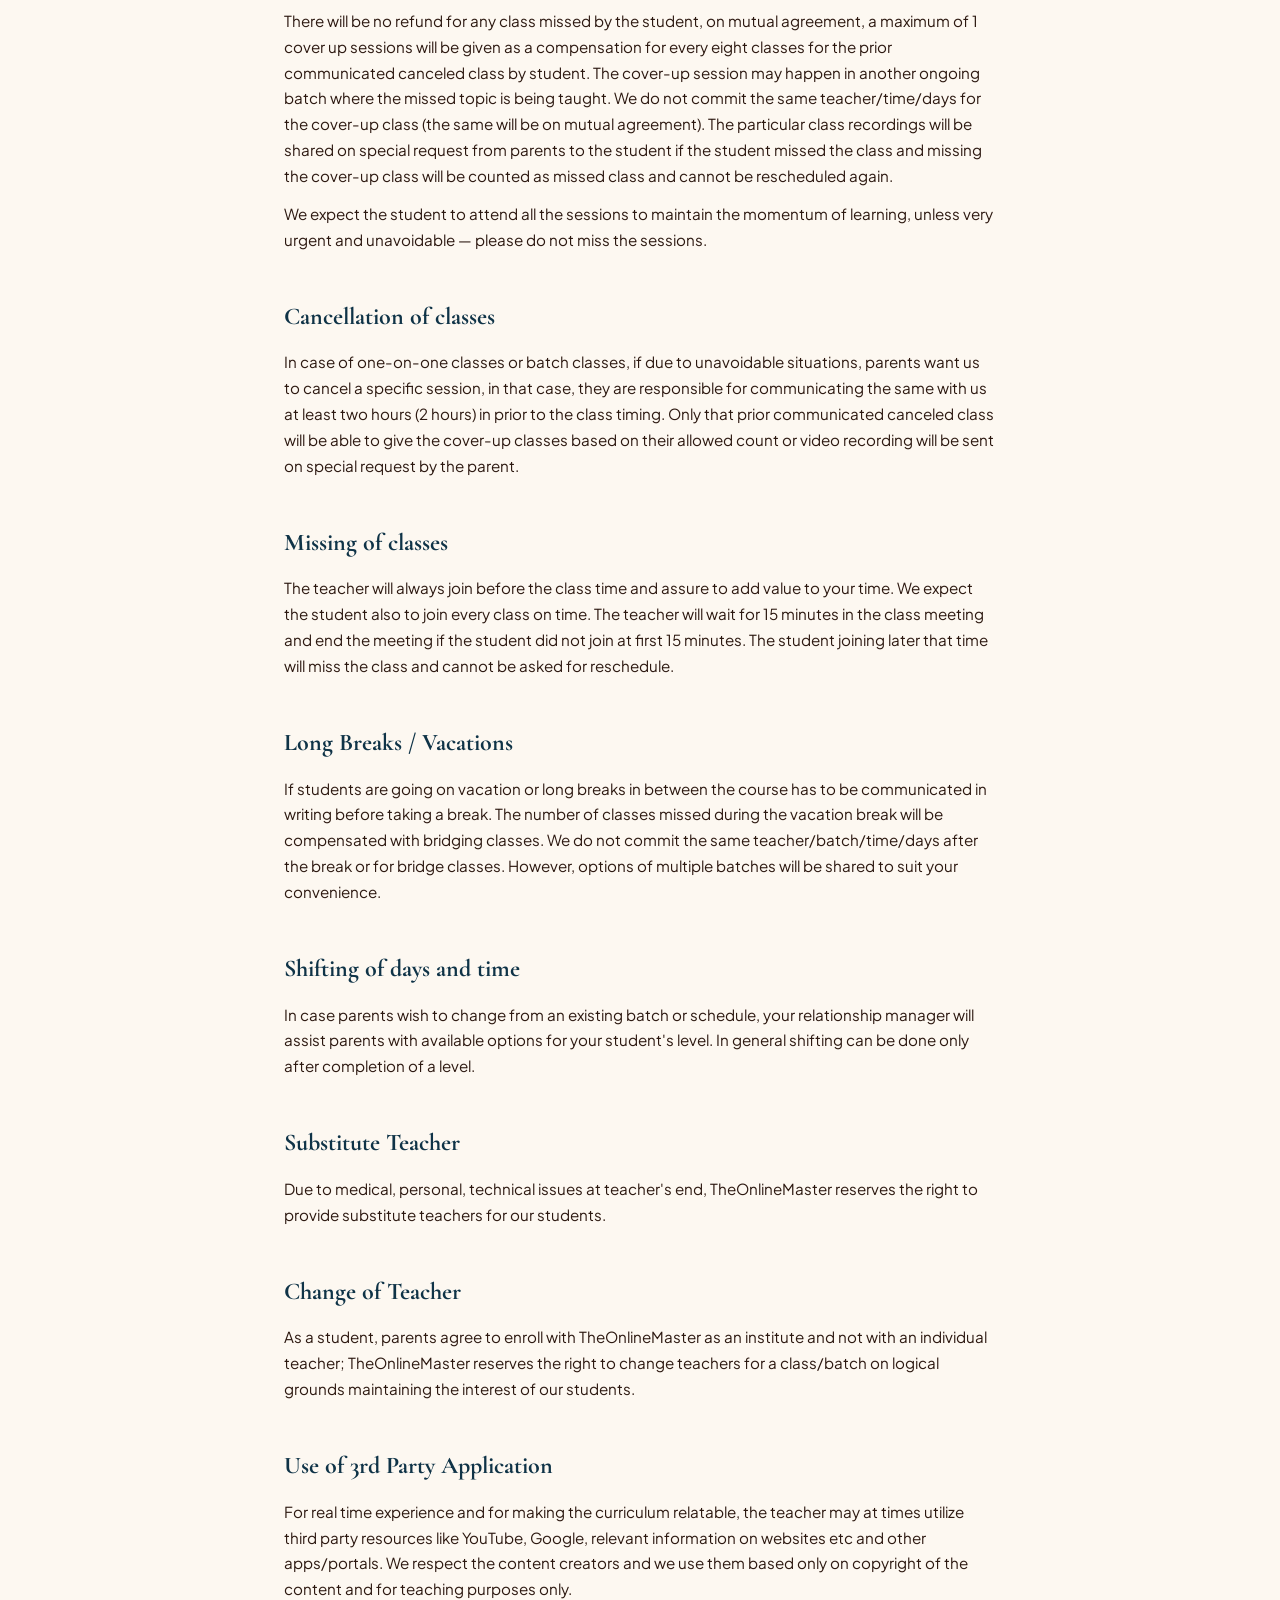
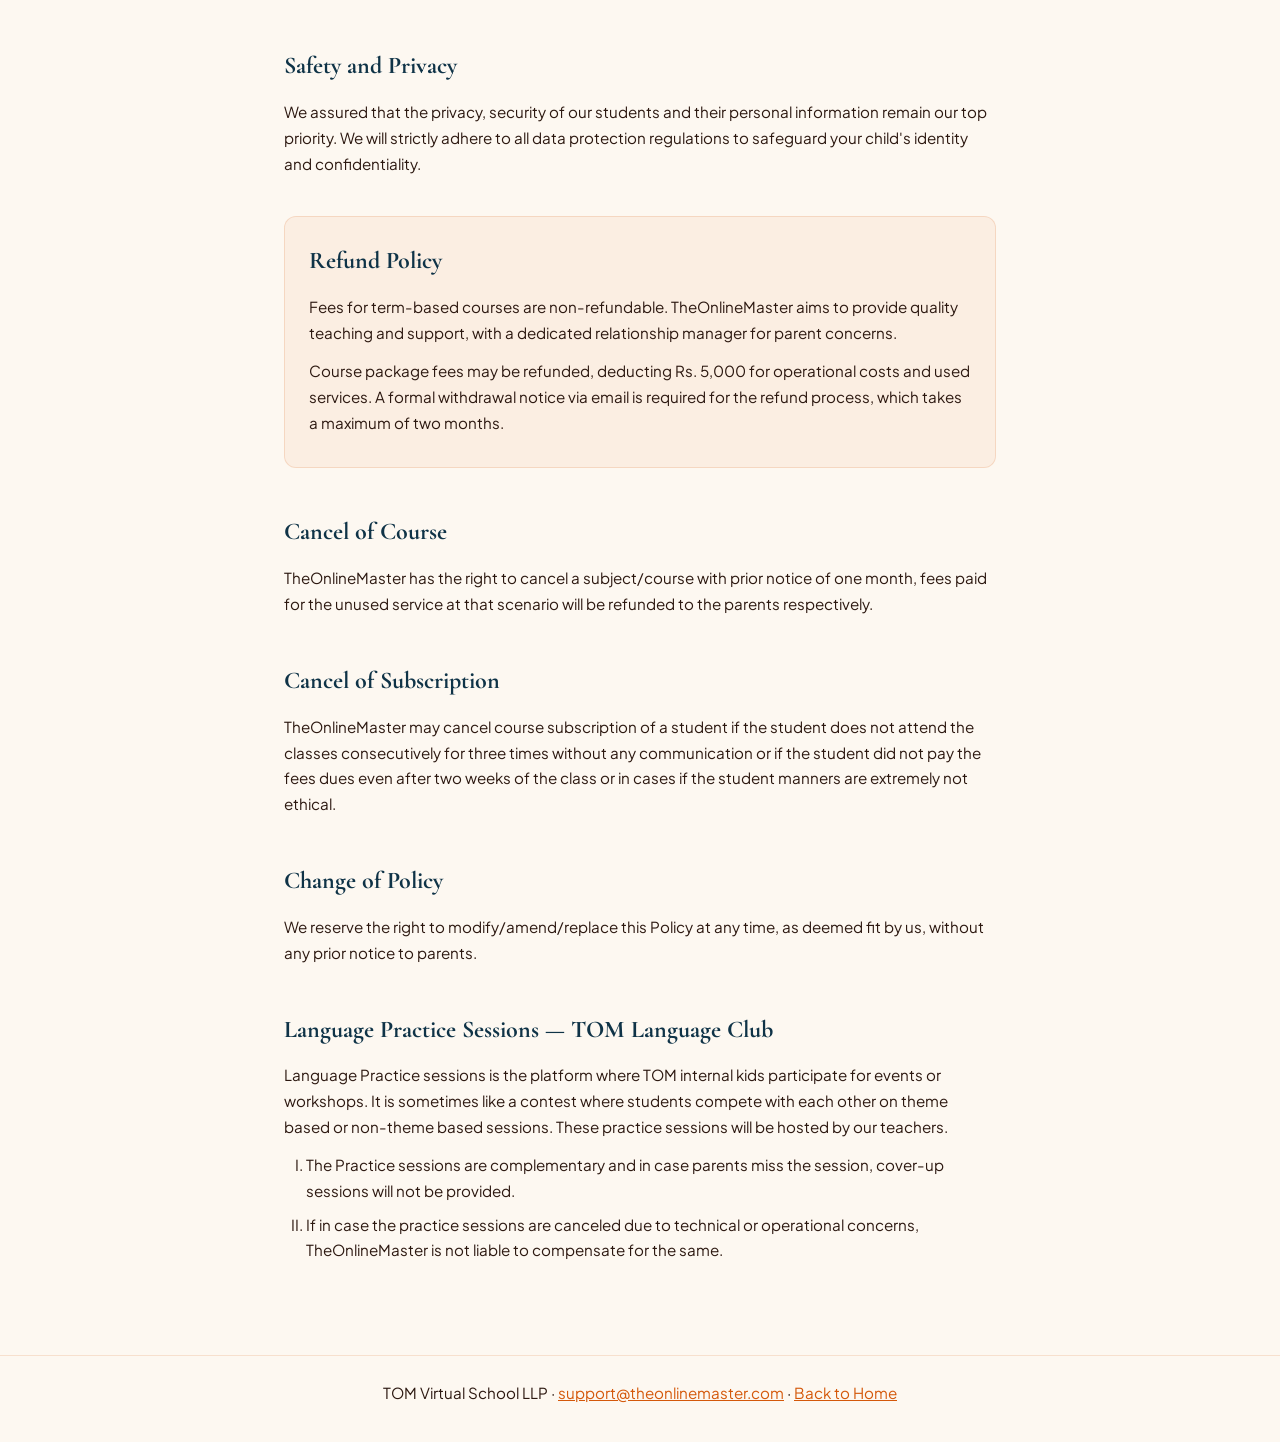
<file: terms.html>
<!DOCTYPE html>
<html lang="en">
<head>
  <meta charset="UTF-8" />
  <meta name="viewport" content="width=device-width, initial-scale=1.0, minimum-scale=1" />
  <title>Terms &amp; Conditions / Refund Policy | The Online Master</title>
  <meta name="description" content="Terms &amp; Conditions and Refund Policy for The Online Master (TOM Virtual School LLP) — demo classes, regular classes, cancellations, cover-up classes, and refunds." />
  <meta name="robots" content="index, follow" />
  <link rel="canonical" href="https://theonlinemaster.com/terms.html" />
  <link rel="icon" type="image/png" sizes="32x32" href="/favicon-32.png" />
  <link rel="apple-touch-icon" sizes="180x180" href="/apple-touch-icon.png" />

  <link rel="preconnect" href="https://fonts.googleapis.com" />
  <link rel="preconnect" href="https://fonts.gstatic.com" crossorigin />
  <link href="https://fonts.googleapis.com/css2?family=Cormorant+Garamond:ital,wght@0,400;0,600;0,700;1,400&family=Plus+Jakarta+Sans:wght@300;400;500;600;700&display=swap" rel="stylesheet" />

  <style>
    :root {
      --saffron: #D4580A;
      --gold: #E8A020;
      --teal-dk: #0F3347;
      --cream: #FDF8F1;
      --cream-dk: #F5EDE0;
      --text: #2C1810;
      --text-muted: #7A5C42;
      --border: rgba(212,88,10,0.15);
    }
    * { box-sizing: border-box; margin: 0; padding: 0; }
    body {
      font-family: 'Plus Jakarta Sans', sans-serif;
      background: var(--cream);
      color: var(--text);
      line-height: 1.7;
    }
    header {
      background: rgba(253,248,241,0.95);
      border-bottom: 1px solid var(--border);
      padding: 20px clamp(20px, 5vw, 60px);
    }
    header a {
      color: var(--teal-dk);
      text-decoration: none;
      font-family: 'Cormorant Garamond', serif;
      font-size: 1.3rem;
      font-weight: 700;
      display: flex;
      align-items: center;
      gap: 10px;
    }
    header a span { color: var(--saffron); }
    main {
      max-width: 760px;
      margin: 0 auto;
      padding: clamp(40px, 6vw, 72px) clamp(20px, 5vw, 24px) 80px;
    }
    h1 {
      font-family: 'Cormorant Garamond', serif;
      font-size: clamp(2rem, 4vw, 2.6rem);
      color: var(--teal-dk);
      margin-bottom: 8px;
    }
    .updated {
      font-size: 0.82rem;
      color: var(--text-muted);
      margin-bottom: 40px;
    }
    h2 {
      font-family: 'Cormorant Garamond', serif;
      font-size: 1.5rem;
      color: var(--teal-dk);
      margin-top: 40px;
      margin-bottom: 12px;
      padding-top: 4px;
      scroll-margin-top: 20px;
    }
    p, li {
      font-size: 0.95rem;
      color: var(--text);
      margin-bottom: 12px;
    }
    ol, ul {
      padding-left: 22px;
      margin-bottom: 12px;
    }
    li { margin-bottom: 8px; }
    #refund-policy {
      background: rgba(212,88,10,0.06);
      border: 1px solid var(--border);
      border-radius: 12px;
      padding: 20px 24px;
      margin-top: 40px;
    }
    #refund-policy h2 { margin-top: 0; }
    footer {
      border-top: 1px solid var(--border);
      padding: 24px clamp(20px, 5vw, 60px);
      text-align: center;
      font-size: 0.8rem;
      color: var(--text-muted);
    }
    footer a { color: var(--saffron); }
  </style>
</head>
<body>

<header>
  <a href="/">
    <img src="/logo-icon.png" alt="The Online Master logo" width="32" height="32" style="border-radius:50%;" />
    The <span>Online</span> Master
  </a>
</header>

<main>
  <h1>Terms &amp; Conditions</h1>
  <p class="updated">TOM Languages · The Online Master (TOM Virtual School LLP)</p>

  <h2>Demo</h2>
  <p>A demo is an optional sample or trial class provided once to a student by TheOnlineMaster for free of cost.</p>
  <ol>
    <li>Demo class will be conducted for 30 minutes.</li>
    <li>It will be on Google Meet or Zoom or (any Video Conferencing App) and the class will be recorded for training and quality purposes.</li>
    <li>Objective of demo is to assess student's level and give parents an experience of online class. Also to show parents the way in which program is taught online by our well experienced teachers.</li>
    <li>We do not commit the same teacher who took demo class as your regular class teacher. It may vary based on parents and teacher availability. However, all available options will be shared to suit your convenience.</li>
  </ol>

  <h2>Regular classes</h2>
  <ol>
    <li>Each regular session duration is 45 minutes (applicable for one-on-one and for batch classes).</li>
    <li>Student classes will be conducted on Google Meet or Zoom or (any Video Conferencing App).</li>
    <li>We provide the best possible Online learning environment with a complete learning process — Assignments, Periodical assessments, Announcements, Teacher communications, Course materials, Progress reports, Parents teachers online meeting etc.</li>
    <li>To ensure the best possible quality of training and to continually improve our training programs, we may record the live sessions conducted by our teachers. These recordings will be used solely for internal purposes, specifically for training and quality assessment.</li>
    <li>Digital Certificates will be provided after completion of each level.</li>
  </ol>

  <h2>Onboarding Process</h2>
  <p>An Onboarding email with your teacher details, fees details, course details, personal relationship manager details, technology prerequisite details will be sent to the student before their first class.</p>

  <h2>Relationship Manager</h2>
  <p>A dedicated relationship manager is assigned to every student and the parent may reach them for any queries or issues through calls or WhatsApp messages. The manager will give parents a call back in case if missed the call and responds to all your queries within a maximum of 48 hours.</p>

  <h2>Certificate and Homework</h2>
  <p>Only digital copies of certificates, course materials and homework material will be provided.</p>

  <h2>Cover-up classes</h2>
  <p>There will be cover-up class for any session that will be canceled by TheOnlineMaster due to any reason including but not limited to technical issues, internet downtime, natural calamity.</p>
  <p>There will be no refund for any class missed by the student, on mutual agreement, a maximum of 1 cover up sessions will be given as a compensation for every eight classes for the prior communicated canceled class by student. The cover-up session may happen in another ongoing batch where the missed topic is being taught. We do not commit the same teacher/time/days for the cover-up class (the same will be on mutual agreement). The particular class recordings will be shared on special request from parents to the student if the student missed the class and missing the cover-up class will be counted as missed class and cannot be rescheduled again.</p>
  <p>We expect the student to attend all the sessions to maintain the momentum of learning, unless very urgent and unavoidable — please do not miss the sessions.</p>

  <h2>Cancellation of classes</h2>
  <p>In case of one-on-one classes or batch classes, if due to unavoidable situations, parents want us to cancel a specific session, in that case, they are responsible for communicating the same with us at least two hours (2 hours) in prior to the class timing. Only that prior communicated canceled class will be able to give the cover-up classes based on their allowed count or video recording will be sent on special request by the parent.</p>

  <h2>Missing of classes</h2>
  <p>The teacher will always join before the class time and assure to add value to your time. We expect the student also to join every class on time. The teacher will wait for 15 minutes in the class meeting and end the meeting if the student did not join at first 15 minutes. The student joining later that time will miss the class and cannot be asked for reschedule.</p>

  <h2>Long Breaks / Vacations</h2>
  <p>If students are going on vacation or long breaks in between the course has to be communicated in writing before taking a break. The number of classes missed during the vacation break will be compensated with bridging classes. We do not commit the same teacher/batch/time/days after the break or for bridge classes. However, options of multiple batches will be shared to suit your convenience.</p>

  <h2>Shifting of days and time</h2>
  <p>In case parents wish to change from an existing batch or schedule, your relationship manager will assist parents with available options for your student's level. In general shifting can be done only after completion of a level.</p>

  <h2>Substitute Teacher</h2>
  <p>Due to medical, personal, technical issues at teacher's end, TheOnlineMaster reserves the right to provide substitute teachers for our students.</p>

  <h2>Change of Teacher</h2>
  <p>As a student, parents agree to enroll with TheOnlineMaster as an institute and not with an individual teacher; TheOnlineMaster reserves the right to change teachers for a class/batch on logical grounds maintaining the interest of our students.</p>

  <h2>Use of 3rd Party Application</h2>
  <p>For real time experience and for making the curriculum relatable, the teacher may at times utilize third party resources like YouTube, Google, relevant information on websites etc and other apps/portals. We respect the content creators and we use them based only on copyright of the content and for teaching purposes only.</p>

  <h2>Safety and Privacy</h2>
  <p>We assured that the privacy, security of our students and their personal information remain our top priority. We will strictly adhere to all data protection regulations to safeguard your child's identity and confidentiality.</p>

  <section id="refund-policy">
    <h2>Refund Policy</h2>
    <p>Fees for term-based courses are non-refundable. TheOnlineMaster aims to provide quality teaching and support, with a dedicated relationship manager for parent concerns.</p>
    <p>Course package fees may be refunded, deducting Rs. 5,000 for operational costs and used services. A formal withdrawal notice via email is required for the refund process, which takes a maximum of two months.</p>
  </section>

  <h2>Cancel of Course</h2>
  <p>TheOnlineMaster has the right to cancel a subject/course with prior notice of one month, fees paid for the unused service at that scenario will be refunded to the parents respectively.</p>

  <h2>Cancel of Subscription</h2>
  <p>TheOnlineMaster may cancel course subscription of a student if the student does not attend the classes consecutively for three times without any communication or if the student did not pay the fees dues even after two weeks of the class or in cases if the student manners are extremely not ethical.</p>

  <h2>Change of Policy</h2>
  <p>We reserve the right to modify/amend/replace this Policy at any time, as deemed fit by us, without any prior notice to parents.</p>

  <h2>Language Practice Sessions — TOM Language Club</h2>
  <p>Language Practice sessions is the platform where TOM internal kids participate for events or workshops. It is sometimes like a contest where students compete with each other on theme based or non-theme based sessions. These practice sessions will be hosted by our teachers.</p>
  <ol type="I">
    <li>The Practice sessions are complementary and in case parents miss the session, cover-up sessions will not be provided.</li>
    <li>If in case the practice sessions are canceled due to technical or operational concerns, TheOnlineMaster is not liable to compensate for the same.</li>
  </ol>
</main>

<footer>
  <p>TOM Virtual School LLP · <a href="mailto:support@theonlinemaster.com">support@theonlinemaster.com</a> · <a href="/">Back to Home</a></p>
</footer>

</body>
</html>
</file>
<file: styles.css>
/* ══════════════════════════════════════════
       DESIGN DIRECTION: Warm Cultural Luxury
       — Deep saffron warmth + temple gold accents
         on rich cream backgrounds. Think heritage
         manuscript meets modern clarity.
    ══════════════════════════════════════════ */

    :root {
      --saffron:   #D4580A;
      --gold:      #E8A020;
      --gold-lt:   #F5C96A;
      --teal:      #1A5276;
      --teal-dk:   #0F3347;
      --cream:     #FDF8F1;
      --cream-dk:  #F5EDE0;
      --brown:     #3D1F08;
      --text:      #2C1810;
      --text-muted:#7A5C42;
      --white:     #FFFFFF;
      --green:     #1E8449;
      --border:    rgba(212,88,10,0.15);
      --shadow:    0 4px 32px rgba(60,20,0,0.12);
      --r-sm:      8px;
      --r-md:      16px;
      --r-lg:      32px;
    }

    *, *::before, *::after { box-sizing: border-box; margin: 0; padding: 0; }

    html { scroll-behavior: smooth; }

    body {
      font-family: 'Plus Jakarta Sans', sans-serif;
      background: var(--cream);
      color: var(--text);
      overflow-x: hidden;
      line-height: 1.6;
    }

    h1, h2, h3, h4 {
      font-family: 'Cormorant Garamond', serif;
      line-height: 1.2;
    }

    a { color: inherit; text-decoration: none; }
    img { max-width: 100%; display: block; }

    /* ── SCROLLBAR ── */
    ::-webkit-scrollbar { width: 6px; }
    ::-webkit-scrollbar-track { background: var(--cream-dk); }
    ::-webkit-scrollbar-thumb { background: var(--saffron); border-radius: 3px; }

    /* ══════════ ANNOUNCEMENT BAR ══════════ */
    .ann-bar {
      background: var(--saffron);
      color: #fff;
      text-align: center;
      padding: 10px 20px;
      font-size: 0.82rem;
      font-weight: 600;
      letter-spacing: 0.04em;
    }
    .ann-bar a { color: #fff; text-decoration: underline; }

    /* ══════════ NAV ══════════ */
    nav {
      position: sticky;
      top: 0;
      z-index: 1000;
      background: rgba(253,248,241,0.95);
      backdrop-filter: blur(12px);
      border-bottom: 1px solid var(--border);
      padding: 0 clamp(20px, 5vw, 60px);
      display: flex;
      align-items: center;
      justify-content: space-between;
      height: 72px;
    }

    .nav-logo {
      font-family: 'Cormorant Garamond', serif;
      font-size: 1.5rem;
      font-weight: 700;
      color: var(--teal-dk);
      display: flex;
      align-items: center;
      gap: 10px;
    }
    .nav-logo span { color: var(--saffron); }

    .nav-links {
      display: flex;
      gap: 36px;
      list-style: none;
      align-items: center;
    }
    .nav-links a {
      font-size: 0.88rem;
      font-weight: 500;
      color: var(--text-muted);
      transition: color 0.2s;
      letter-spacing: 0.02em;
    }
    .nav-links a:hover { color: var(--saffron); }

    .nav-cta {
      background: var(--saffron);
      color: #fff !important;
      padding: 10px 22px;
      border-radius: 40px;
      font-weight: 600 !important;
      font-size: 0.84rem !important;
      transition: background 0.2s, transform 0.15s;
    }
    .nav-cta:hover { background: var(--brown) !important; transform: translateY(-1px); }

    .hamburger { display: none; flex-direction: column; gap: 5px; cursor: pointer; padding: 4px; }
    .hamburger span { width: 24px; height: 2px; background: var(--text); border-radius: 2px; transition: 0.3s; }

    /* ── Courses Dropdown ── */
    .nav-dropdown { position: relative; }
    .nav-dropdown > a { display: flex; align-items: center; gap: 4px; }
    .nav-dropdown > a::after { content: '▾'; font-size: 0.7rem; transition: transform 0.2s; }
    .nav-dropdown:hover > a::after { transform: rotate(180deg); }

    .dropdown-menu {
      position: absolute;
      top: calc(100% + 12px);
      left: 50%;
      transform: translateX(-50%);
      background: var(--white);
      border: 1px solid var(--border);
      border-radius: var(--r-md);
      box-shadow: 0 12px 40px rgba(60,20,0,0.14);
      padding: 10px 8px;
      min-width: 220px;
      opacity: 0;
      visibility: hidden;
      transform: translateX(-50%) translateY(8px);
      transition: all 0.22s ease;
      z-index: 200;
      list-style: none;
    }
    .nav-dropdown:hover .dropdown-menu {
      opacity: 1;
      visibility: visible;
      transform: translateX(-50%) translateY(0);
    }
    .dropdown-menu li a {
      display: flex;
      align-items: center;
      gap: 10px;
      padding: 10px 14px;
      border-radius: var(--r-sm);
      font-size: 0.86rem;
      font-weight: 500;
      color: var(--text) !important;
      transition: background 0.15s, color 0.15s;
    }
    .dropdown-menu li a:hover {
      background: rgba(212,88,10,0.07);
      color: var(--saffron) !important;
    }
    .dropdown-menu li a .d-icon { font-size: 1.1rem; width: 22px; text-align: center; }

    /* ══════════ HERO ══════════ */
    .hero {
      min-height: calc(100vh - 108px);
      display: grid;
      grid-template-columns: 1fr 1fr;
      align-items: center;
      padding: clamp(40px, 8vw, 100px) clamp(20px, 5vw, 80px);
      gap: 60px;
      position: relative;
      overflow: hidden;
    }

    .hero::before {
      content: '';
      position: absolute;
      top: -60px; right: -80px;
      width: 700px; height: 700px;
      border-radius: 50%;
      background: radial-gradient(circle, rgba(232,160,32,0.12) 0%, transparent 70%);
      pointer-events: none;
    }

    .hero-badge {
      display: inline-flex;
      align-items: center;
      gap: 8px;
      background: rgba(212,88,10,0.1);
      color: var(--saffron);
      border: 1px solid rgba(212,88,10,0.25);
      border-radius: 40px;
      padding: 6px 16px;
      font-size: 0.78rem;
      font-weight: 600;
      letter-spacing: 0.06em;
      text-transform: uppercase;
      margin-bottom: 24px;
      animation: fadeInUp 0.6s ease both;
    }

    .hero-title {
      font-size: clamp(2.6rem, 5vw, 4.2rem);
      font-weight: 700;
      color: var(--teal-dk);
      margin-bottom: 20px;
      animation: fadeInUp 0.7s 0.1s ease both;
    }
    .hero-title em { color: var(--saffron); font-style: normal; }

    .hero-sub {
      font-size: 1.05rem;
      color: var(--text-muted);
      max-width: 480px;
      margin-bottom: 36px;
      animation: fadeInUp 0.7s 0.2s ease both;
      line-height: 1.7;
    }

    .hero-actions {
      display: flex;
      flex-wrap: wrap;
      gap: 14px;
      animation: fadeInUp 0.7s 0.3s ease both;
    }

    .btn-primary {
      background: var(--saffron);
      color: #fff;
      padding: 14px 32px;
      border-radius: 40px;
      font-size: 0.92rem;
      font-weight: 600;
      border: none;
      cursor: pointer;
      transition: all 0.25s;
      display: inline-flex;
      align-items: center;
      gap: 8px;
    }
    .btn-primary:hover { background: var(--brown); transform: translateY(-2px); box-shadow: 0 8px 24px rgba(212,88,10,0.35); }

    .btn-whatsapp {
      background: #25D366;
      color: #fff;
      padding: 14px 28px;
      border-radius: 40px;
      font-size: 0.92rem;
      font-weight: 600;
      border: none;
      cursor: pointer;
      transition: all 0.25s;
      display: inline-flex;
      align-items: center;
      gap: 8px;
    }
    .btn-whatsapp:hover { background: #128C4E; transform: translateY(-2px); }

    .btn-outline {
      border: 2px solid var(--saffron);
      color: var(--saffron);
      padding: 12px 28px;
      border-radius: 40px;
      font-size: 0.9rem;
      font-weight: 600;
      background: transparent;
      cursor: pointer;
      transition: all 0.25s;
      display: inline-flex;
      align-items: center;
      gap: 8px;
    }
    .btn-outline:hover { background: var(--saffron); color: #fff; }

    .hero-stats {
      display: flex;
      gap: 32px;
      margin-top: 44px;
      animation: fadeInUp 0.7s 0.4s ease both;
      flex-wrap: wrap;
    }
    .stat { }
    .stat-number { font-family: 'Cormorant Garamond', serif; font-size: 2.2rem; font-weight: 700; color: var(--saffron); }
    .stat-label { font-size: 0.78rem; color: var(--text-muted); font-weight: 500; }

    .hero-visual {
      display: flex;
      flex-direction: column;
      gap: 16px;
      animation: fadeInRight 0.8s 0.3s ease both;
    }

    .hero-card-grid {
      display: grid;
      grid-template-columns: 1fr 1fr;
      gap: 14px;
    }

    .course-pill {
      background: var(--white);
      border: 1px solid var(--border);
      border-radius: var(--r-md);
      padding: 20px;
      text-align: center;
      transition: all 0.25s;
      box-shadow: 0 2px 12px rgba(60,20,0,0.06);
    }
    .course-pill:hover {
      border-color: var(--saffron);
      transform: translateY(-3px);
      box-shadow: var(--shadow);
    }
    .course-pill .emoji { font-size: 2rem; margin-bottom: 8px; }
    .course-pill .name { font-size: 0.85rem; font-weight: 600; color: var(--teal-dk); }
    .course-pill .tag { font-size: 0.72rem; color: var(--text-muted); margin-top: 3px; }

    .hero-trust {
      background: var(--teal-dk);
      color: #fff;
      border-radius: var(--r-md);
      padding: 18px 22px;
      display: flex;
      align-items: center;
      gap: 16px;
    }
    .hero-trust .flag-row { display: flex; gap: 4px; font-size: 1.4rem; }
    .hero-trust .trust-text { font-size: 0.82rem; line-height: 1.5; opacity: 0.9; }
    .hero-trust strong { color: var(--gold-lt); }

    /* ══════════ SECTION UTILS ══════════ */
    section { padding: clamp(60px, 8vw, 120px) clamp(20px, 5vw, 80px); }

    .section-label {
      display: inline-block;
      font-size: 0.75rem;
      font-weight: 700;
      letter-spacing: 0.12em;
      text-transform: uppercase;
      color: var(--saffron);
      margin-bottom: 12px;
    }

    .section-title {
      font-size: clamp(2rem, 3.5vw, 3rem);
      font-weight: 700;
      color: var(--teal-dk);
      margin-bottom: 16px;
    }

    .section-sub {
      font-size: 1rem;
      color: var(--text-muted);
      max-width: 560px;
      line-height: 1.7;
    }

    /* ══════════ COURSES SECTION ══════════ */
    #courses { background: var(--cream-dk); }

    .courses-header { display: flex; justify-content: space-between; align-items: flex-end; margin-bottom: 56px; flex-wrap: wrap; gap: 20px; }

    .courses-grid {
      display: grid;
      grid-template-columns: repeat(auto-fit, minmax(280px, 1fr));
      gap: 24px;
    }

    .course-card {
      background: var(--white);
      border-radius: var(--r-lg);
      overflow: hidden;
      border: 1px solid var(--border);
      transition: all 0.3s;
      position: relative;
    }
    .course-card:hover { transform: translateY(-6px); box-shadow: 0 16px 48px rgba(60,20,0,0.15); border-color: var(--saffron); }

    .course-header {
      padding: 32px 28px 24px;
      background: linear-gradient(135deg, var(--teal-dk) 0%, var(--teal) 100%);
      color: white;
      position: relative;
      overflow: hidden;
    }
    .script-flourish {
      position: absolute;
      right: -10px;
      bottom: -20px;
      font-size: 5rem;
      opacity: 0.15;
      font-family: 'Cormorant Garamond', serif;
      line-height: 1;
      pointer-events: none;
    }

    .course-icon { font-size: 2.5rem; margin-bottom: 12px; }
    .course-title { font-family: 'Cormorant Garamond', serif; font-size: 1.6rem; font-weight: 700; margin-bottom: 4px; }
    .course-sub { font-size: 0.8rem; opacity: 0.8; font-weight: 400; }

    .course-body { padding: 24px 28px 28px; }
    .course-desc { font-size: 0.88rem; color: var(--text-muted); line-height: 1.7; margin-bottom: 20px; }

    .course-features { list-style: none; display: flex; flex-direction: column; gap: 8px; margin-bottom: 24px; }
    .course-features li {
      display: flex;
      align-items: flex-start;
      gap: 10px;
      font-size: 0.84rem;
      color: var(--text);
    }
    .course-features li::before { content: '✓'; color: var(--saffron); font-weight: 700; flex-shrink: 0; margin-top: 1px; }

    .course-cta {
      display: block;
      text-align: center;
      background: rgba(212,88,10,0.08);
      color: var(--saffron);
      border: 1px solid rgba(212,88,10,0.25);
      border-radius: 40px;
      padding: 11px 20px;
      font-size: 0.84rem;
      font-weight: 600;
      transition: all 0.2s;
      cursor: pointer;
    }
    .course-cta:hover { background: var(--saffron); color: #fff; border-color: var(--saffron); }

    /* ══════════ COUNTRIES ══════════ */
    #countries { background: var(--teal-dk); color: #fff; }

    .countries-title { color: #fff; }
    .countries-sub { color: rgba(255,255,255,0.7); }
    .section-label.light { color: var(--gold-lt); }

    .countries-grid {
      display: flex;
      flex-wrap: wrap;
      gap: 12px;
      margin-top: 44px;
    }

    .country-chip {
      background: rgba(255,255,255,0.08);
      border: 1px solid rgba(255,255,255,0.15);
      border-radius: 40px;
      padding: 10px 20px;
      font-size: 0.84rem;
      font-weight: 500;
      display: flex;
      align-items: center;
      gap: 8px;
      transition: all 0.2s;
      color: rgba(255,255,255,0.9);
    }
    .country-chip:hover { background: rgba(255,255,255,0.15); border-color: var(--gold-lt); color: #fff; }
    .country-chip .flag { font-size: 1.2rem; }

    /* ══════════ WHY US ══════════ */
    .why-grid {
      display: grid;
      grid-template-columns: repeat(auto-fit, minmax(220px, 1fr));
      gap: 24px;
      margin-top: 56px;
    }

    .why-card {
      background: var(--white);
      border: 1px solid var(--border);
      border-radius: var(--r-md);
      padding: 28px 24px;
      transition: all 0.25s;
    }
    .why-card:hover { border-color: var(--saffron); box-shadow: var(--shadow); transform: translateY(-3px); }

    .why-icon {
      width: 52px; height: 52px;
      background: linear-gradient(135deg, rgba(212,88,10,0.1), rgba(232,160,32,0.15));
      border-radius: var(--r-sm);
      display: flex; align-items: center; justify-content: center;
      font-size: 1.5rem;
      margin-bottom: 16px;
    }
    .why-title { font-size: 1rem; font-weight: 600; color: var(--teal-dk); margin-bottom: 8px; }
    .why-text { font-size: 0.84rem; color: var(--text-muted); line-height: 1.65; }

    /* ══════════ AWARDS ══════════ */
    #awards { background: linear-gradient(135deg, var(--cream-dk), var(--cream)); }

    .awards-grid {
      display: grid;
      grid-template-columns: repeat(auto-fit, minmax(200px, 1fr));
      gap: 24px;
      margin-top: 44px;
    }

    .award-card {
      background: var(--white);
      border-radius: var(--r-md);
      padding: 28px 20px;
      text-align: center;
      border: 1px solid var(--border);
      transition: all 0.25s;
    }
    .award-card:hover { border-color: var(--gold); box-shadow: 0 8px 32px rgba(232,160,32,0.2); }
    .award-emoji { font-size: 2.5rem; margin-bottom: 12px; }
    .award-name { font-family: 'Cormorant Garamond', serif; font-size: 1.1rem; font-weight: 700; color: var(--teal-dk); margin-bottom: 6px; }
    .award-desc { font-size: 0.8rem; color: var(--text-muted); }

    /* ══════════ TESTIMONIALS ══════════ */
    #reviews { background: var(--cream-dk); }

    .reviews-grid {
      display: grid;
      grid-template-columns: repeat(auto-fit, minmax(300px, 1fr));
      gap: 24px;
      margin-top: 56px;
    }

    .review-card {
      background: var(--white);
      border-radius: var(--r-md);
      padding: 28px 26px;
      border: 1px solid var(--border);
      position: relative;
      transition: all 0.25s;
    }
    .review-card:hover { border-color: rgba(212,88,10,0.3); box-shadow: var(--shadow); }

    .review-card::before {
      content: '"';
      position: absolute;
      top: 16px; right: 22px;
      font-family: 'Cormorant Garamond', serif;
      font-size: 5rem;
      color: rgba(212,88,10,0.1);
      line-height: 1;
    }

    .review-stars { color: #F4A223; font-size: 0.9rem; margin-bottom: 14px; letter-spacing: 2px; }
    .review-text { font-size: 0.88rem; color: var(--text); line-height: 1.75; margin-bottom: 20px; }
    .reviewer { display: flex; align-items: center; gap: 12px; }
    .reviewer-avatar {
      width: 44px; height: 44px;
      border-radius: 50%;
      background: linear-gradient(135deg, var(--saffron), var(--gold));
      display: flex; align-items: center; justify-content: center;
      font-size: 1.1rem; color: #fff; font-weight: 700;
      font-family: 'Cormorant Garamond', serif;
      flex-shrink: 0;
    }
    .reviewer-name { font-size: 0.9rem; font-weight: 600; color: var(--teal-dk); }
    .reviewer-loc { font-size: 0.76rem; color: var(--text-muted); }

    .review-video-card {
      background: var(--white);
      border-radius: var(--r-md);
      border: 1px solid var(--border);
      overflow: hidden;
      transition: all 0.25s;
      display: flex;
      justify-content: center;
      align-items: flex-start;
    }
    .review-video-card:hover { border-color: rgba(212,88,10,0.3); box-shadow: var(--shadow); }
    .review-video-card iframe { border-radius: var(--r-md) !important; }

    /* ── Social Follow CTA ── */
    .social-cta {
      margin-top: 56px;
      background: var(--teal-dk);
      border-radius: var(--r-lg);
      padding: 48px clamp(24px, 5vw, 64px);
      display: grid;
      grid-template-columns: 1fr auto;
      gap: 32px;
      align-items: center;
      color: #fff;
    }
    .social-cta-title { font-family: 'Cormorant Garamond', serif; font-size: 1.8rem; font-weight: 700; margin-bottom: 8px; }
    .social-cta-sub { font-size: 0.9rem; opacity: 0.75; }
    .btn-social {
      background: #fff;
      color: var(--teal-dk);
      padding: 14px 28px;
      border-radius: 40px;
      font-weight: 700;
      font-size: 0.88rem;
      display: flex;
      align-items: center;
      gap: 10px;
      white-space: nowrap;
      transition: all 0.2s;
      cursor: pointer;
      border: none;
    }
    .btn-social:hover { background: var(--gold-lt); }

    /* ══════════ ENQUIRY FORM ══════════ */
    #enquiry { background: var(--white); }

    .enquiry-wrap {
      display: grid;
      grid-template-columns: 1fr 1fr;
      gap: 80px;
      align-items: start;
    }

    .enquiry-info .info-item {
      display: flex;
      align-items: flex-start;
      gap: 16px;
      margin-bottom: 28px;
    }
    .info-icon {
      width: 46px; height: 46px;
      background: rgba(212,88,10,0.1);
      border-radius: var(--r-sm);
      display: flex; align-items: center; justify-content: center;
      font-size: 1.2rem; flex-shrink: 0;
    }
    .info-label { font-size: 0.78rem; font-weight: 600; color: var(--text-muted); text-transform: uppercase; letter-spacing: 0.06em; margin-bottom: 3px; }
    .info-val { font-size: 0.95rem; font-weight: 500; color: var(--teal-dk); }

    .enquiry-form {
      background: var(--cream);
      border-radius: var(--r-lg);
      padding: 44px clamp(24px, 4vw, 48px);
      border: 1px solid var(--border);
    }

    .form-title { font-family: 'Cormorant Garamond', serif; font-size: 1.8rem; font-weight: 700; color: var(--teal-dk); margin-bottom: 6px; }
    .form-subtitle { font-size: 0.85rem; color: var(--text-muted); margin-bottom: 32px; }

    .form-group { margin-bottom: 20px; }
    .form-label {
      display: block;
      font-size: 0.8rem;
      font-weight: 600;
      color: var(--text-muted);
      text-transform: uppercase;
      letter-spacing: 0.05em;
      margin-bottom: 8px;
    }
    .form-label .req { color: var(--saffron); }
    .form-label .opt { color: var(--text-muted); font-weight: 400; font-size: 0.72rem; text-transform: none; letter-spacing: 0; }

    .form-input, .form-select, .form-textarea {
      width: 100%;
      padding: 13px 16px;
      border: 1.5px solid rgba(212,88,10,0.2);
      border-radius: var(--r-sm);
      background: var(--white);
      font-family: 'Plus Jakarta Sans', sans-serif;
      font-size: 0.9rem;
      color: var(--text);
      transition: border-color 0.2s, box-shadow 0.2s;
      outline: none;
      appearance: none;
    }
    .form-input:focus, .form-select:focus, .form-textarea:focus {
      border-color: var(--saffron);
      box-shadow: 0 0 0 3px rgba(212,88,10,0.12);
    }
    .form-input::placeholder { color: #bbb; }
    .form-textarea { resize: vertical; min-height: 90px; line-height: 1.6; }

    .form-row { display: grid; grid-template-columns: 1fr 1fr; gap: 16px; }

    .wa-prefix {
      display: flex;
      align-items: center;
    }
    .wa-prefix span {
      background: rgba(37,211,102,0.12);
      color: #128C4E;
      border: 1.5px solid rgba(37,211,102,0.3);
      border-right: none;
      border-radius: var(--r-sm) 0 0 var(--r-sm);
      padding: 13px 12px;
      font-size: 0.85rem;
      font-weight: 600;
      white-space: nowrap;
    }
    .wa-prefix .form-input { border-radius: 0 var(--r-sm) var(--r-sm) 0; }

    .privacy-note { font-size: 0.75rem; color: var(--text-muted); margin-top: 12px; line-height: 1.6; }

    .form-submit {
      width: 100%;
      background: var(--saffron);
      color: #fff;
      border: none;
      padding: 16px;
      border-radius: 40px;
      font-family: 'Plus Jakarta Sans', sans-serif;
      font-size: 0.95rem;
      font-weight: 700;
      cursor: pointer;
      transition: all 0.25s;
      margin-top: 8px;
      display: flex;
      align-items: center;
      justify-content: center;
      gap: 10px;
    }
    .form-submit:hover { background: var(--brown); transform: translateY(-2px); box-shadow: 0 8px 24px rgba(212,88,10,0.35); }

    .success-msg {
      display: none;
      background: var(--white);
      border: 1.5px solid rgba(212,88,10,0.2);
      border-radius: var(--r-md);
      padding: 32px 28px;
      text-align: center;
      margin-top: 16px;
    }

    /* ══════════ ABOUT STRIP ══════════ */
    #about { background: var(--cream-dk); }

    .about-wrap { display: grid; grid-template-columns: 1fr 1fr; gap: 80px; align-items: center; }
    .about-founders { display: grid; grid-template-columns: repeat(3, 1fr); gap: 12px; margin-top: 28px; }
    .founder-chip {
      background: var(--white);
      border: 1px solid var(--border);
      border-radius: var(--r-sm);
      padding: 14px 12px;
      text-align: center;
      transition: all 0.2s;
    }
    .founder-chip:hover { border-color: var(--saffron); }
    .founder-name { font-size: 0.82rem; font-weight: 600; color: var(--teal-dk); }
    .founder-role { font-size: 0.72rem; color: var(--text-muted); margin-top: 3px; }

    /* ══════════ FOOTER ══════════ */
    footer {
      background: var(--brown);
      color: rgba(255,255,255,0.8);
      padding: clamp(48px, 6vw, 80px) clamp(20px, 5vw, 80px) 32px;
    }

    .footer-grid {
      display: grid;
      grid-template-columns: 2fr 1fr 1fr 1fr;
      gap: 48px;
      margin-bottom: 48px;
    }

    .footer-brand { }
    .footer-brand-name {
      font-family: 'Cormorant Garamond', serif;
      font-size: 1.4rem;
      font-weight: 700;
      color: #fff;
      margin-bottom: 12px;
    }
    .footer-brand-name span { color: var(--gold); }
    .footer-desc { font-size: 0.84rem; line-height: 1.7; opacity: 0.7; margin-bottom: 20px; }
    .footer-socials { display: flex; gap: 12px; }
    .social-btn {
      width: 38px; height: 38px;
      background: rgba(255,255,255,0.1);
      border-radius: 50%;
      display: flex; align-items: center; justify-content: center;
      font-size: 1rem;
      transition: all 0.2s;
      color: #fff;
      text-decoration: none;
    }
    .social-btn:hover { background: var(--saffron); transform: translateY(-2px); }

    .footer-col h4 { font-family: 'Cormorant Garamond', serif; font-size: 1rem; font-weight: 700; color: #fff; margin-bottom: 16px; }
    .footer-links { list-style: none; display: flex; flex-direction: column; gap: 10px; }
    .footer-links a { font-size: 0.84rem; opacity: 0.7; transition: opacity 0.2s; }
    .footer-links a:hover { opacity: 1; color: var(--gold-lt); }

    .footer-bottom {
      border-top: 1px solid rgba(255,255,255,0.1);
      padding-top: 24px;
      display: flex;
      justify-content: space-between;
      align-items: center;
      flex-wrap: wrap;
      gap: 12px;
      font-size: 0.78rem;
      opacity: 0.6;
    }

    /* ══════════ ANIMATIONS ══════════ */
    @keyframes fadeInUp {
      from { opacity: 0; transform: translateY(24px); }
      to { opacity: 1; transform: translateY(0); }
    }
    @keyframes fadeInRight {
      from { opacity: 0; transform: translateX(32px); }
      to { opacity: 1; transform: translateX(0); }
    }

    .reveal {
      opacity: 0;
      transform: translateY(24px);
      transition: opacity 0.6s ease, transform 0.6s ease;
    }
    .reveal.visible { opacity: 1; transform: translateY(0); }

    /* ══════════ MOBILE NAV ══════════ */
    .mobile-menu {
      display: none;
      position: fixed;
      inset: 0;
      background: rgba(253,248,241,0.98);
      backdrop-filter: blur(12px);
      z-index: 999;
      flex-direction: column;
      align-items: center;
      justify-content: center;
      gap: 32px;
    }
    .mobile-menu.open { display: flex; }
    .mobile-menu a { font-family: 'Cormorant Garamond', serif; font-size: 1.6rem; font-weight: 700; color: var(--teal-dk); }
    .mobile-menu a:hover { color: var(--saffron); }
    .mobile-close { position: absolute; top: 24px; right: 24px; font-size: 1.5rem; cursor: pointer; color: var(--text-muted); }

    /* ══════════ RESPONSIVE ══════════ */
    @media (max-width: 900px) {
      .hero { grid-template-columns: 1fr; gap: 40px; min-height: auto; padding: 48px clamp(20px, 5vw, 40px); }
      .hero-visual { order: -1; }
      .enquiry-wrap { grid-template-columns: 1fr; gap: 40px; }
      .about-wrap { grid-template-columns: 1fr; gap: 40px; }
      .footer-grid { grid-template-columns: 1fr 1fr; }
      .social-cta { grid-template-columns: 1fr; text-align: center; }
      .nav-links { display: none; }
      .hamburger { display: flex; }
    }

    @media (max-width: 600px) {
      .hero-card-grid { grid-template-columns: 1fr 1fr; }
      .form-row { grid-template-columns: 1fr; }
      .footer-grid { grid-template-columns: 1fr; }
      .about-founders { grid-template-columns: 1fr 1fr; }
      .hero-stats { gap: 20px; }
    }

    /* ── Floating WhatsApp ── */
    .fab-wa {
      position: fixed;
      bottom: 28px; right: 28px;
      width: 58px; height: 58px;
      background: #25D366;
      border-radius: 50%;
      display: flex; align-items: center; justify-content: center;
      font-size: 1.6rem;
      box-shadow: 0 4px 20px rgba(37,211,102,0.5);
      z-index: 900;
      cursor: pointer;
      transition: all 0.25s;
      text-decoration: none;
      color: #fff;
      animation: pulse-wa 2.5s ease infinite;
    }
    .fab-wa:hover { transform: scale(1.12); box-shadow: 0 8px 32px rgba(37,211,102,0.6); }

    @keyframes pulse-wa {
      0%, 100% { box-shadow: 0 4px 20px rgba(37,211,102,0.5); }
      50% { box-shadow: 0 4px 32px rgba(37,211,102,0.8), 0 0 0 10px rgba(37,211,102,0.1); }
    }

    /* ══════════ COURSE LANDING PAGES ══════════ */
    .breadcrumb {
      max-width: 1200px;
      margin: 24px auto 0;
      padding: 0 clamp(20px, 5vw, 80px);
      font-size: 0.8rem;
      color: var(--text-muted);
    }
    .breadcrumb a { color: var(--saffron); }
    .breadcrumb span { margin: 0 6px; opacity: 0.6; }

    .course-hero {
      padding: 32px clamp(20px, 5vw, 80px) clamp(48px, 6vw, 80px);
      display: grid;
      grid-template-columns: 1.2fr 1fr;
      gap: 48px;
      align-items: center;
    }
    .course-hero-title {
      font-size: clamp(2.2rem, 4vw, 3.2rem);
      color: var(--teal-dk);
      margin-bottom: 18px;
    }
    .course-hero-title em { color: var(--saffron); font-style: normal; }
    .course-hero-sub {
      font-size: 1.02rem;
      color: var(--text-muted);
      line-height: 1.8;
      margin-bottom: 32px;
      max-width: 540px;
    }
    .course-hero-visual {
      background: var(--white);
      border: 1px solid var(--border);
      border-radius: var(--r-lg);
      padding: 36px 32px;
      text-align: center;
      box-shadow: var(--shadow);
    }
    .course-hero-visual .glyph { font-size: 4rem; margin-bottom: 12px; font-family: 'Cormorant Garamond', serif; }

    .level-grid {
      display: grid;
      grid-template-columns: repeat(auto-fit, minmax(240px, 1fr));
      gap: 24px;
      margin-top: 44px;
    }
    .level-card {
      background: var(--white);
      border: 1px solid var(--border);
      border-radius: var(--r-md);
      padding: 26px 24px;
      transition: all 0.25s;
    }
    .level-card:hover { border-color: var(--saffron); box-shadow: var(--shadow); transform: translateY(-3px); }
    .level-badge {
      display: inline-block;
      font-size: 0.72rem;
      font-weight: 700;
      letter-spacing: 0.08em;
      text-transform: uppercase;
      color: var(--saffron);
      background: rgba(212,88,10,0.08);
      border-radius: 20px;
      padding: 4px 12px;
      margin-bottom: 12px;
    }
    .level-card h3 { font-size: 1.1rem; color: var(--teal-dk); margin-bottom: 8px; font-family: 'Cormorant Garamond', serif; }
    .level-card p { font-size: 0.86rem; color: var(--text-muted); line-height: 1.65; }

    .format-grid {
      display: grid;
      grid-template-columns: repeat(auto-fit, minmax(200px, 1fr));
      gap: 20px;
      margin-top: 44px;
    }
    .format-item {
      background: var(--cream-dk);
      border-radius: var(--r-md);
      padding: 22px 20px;
    }
    .format-item .f-icon { font-size: 1.6rem; margin-bottom: 10px; }
    .format-item .f-label { font-size: 0.78rem; font-weight: 700; color: var(--text-muted); text-transform: uppercase; letter-spacing: 0.05em; margin-bottom: 4px; }
    .format-item .f-val { font-size: 0.92rem; color: var(--teal-dk); font-weight: 600; }

    .faq-list { margin-top: 44px; display: flex; flex-direction: column; gap: 16px; }
    .faq-item {
      background: var(--white);
      border: 1px solid var(--border);
      border-radius: var(--r-md);
      padding: 22px 26px;
    }
    .faq-item h3 { font-size: 1rem; color: var(--teal-dk); margin-bottom: 8px; font-family: 'Plus Jakarta Sans', sans-serif; font-weight: 700; }
    .faq-item p { font-size: 0.88rem; color: var(--text-muted); line-height: 1.7; }

    .course-cta-band {
      background: var(--teal-dk);
      border-radius: var(--r-lg);
      padding: 48px clamp(24px, 5vw, 64px);
      text-align: center;
      color: #fff;
      margin-top: 8px;
    }
    .course-cta-band h2 { color: #fff; margin-bottom: 12px; }
    .course-cta-band p { color: rgba(255,255,255,0.75); margin-bottom: 28px; max-width: 480px; margin-left: auto; margin-right: auto; }
    .course-cta-band .hero-actions { justify-content: center; }
</file>
